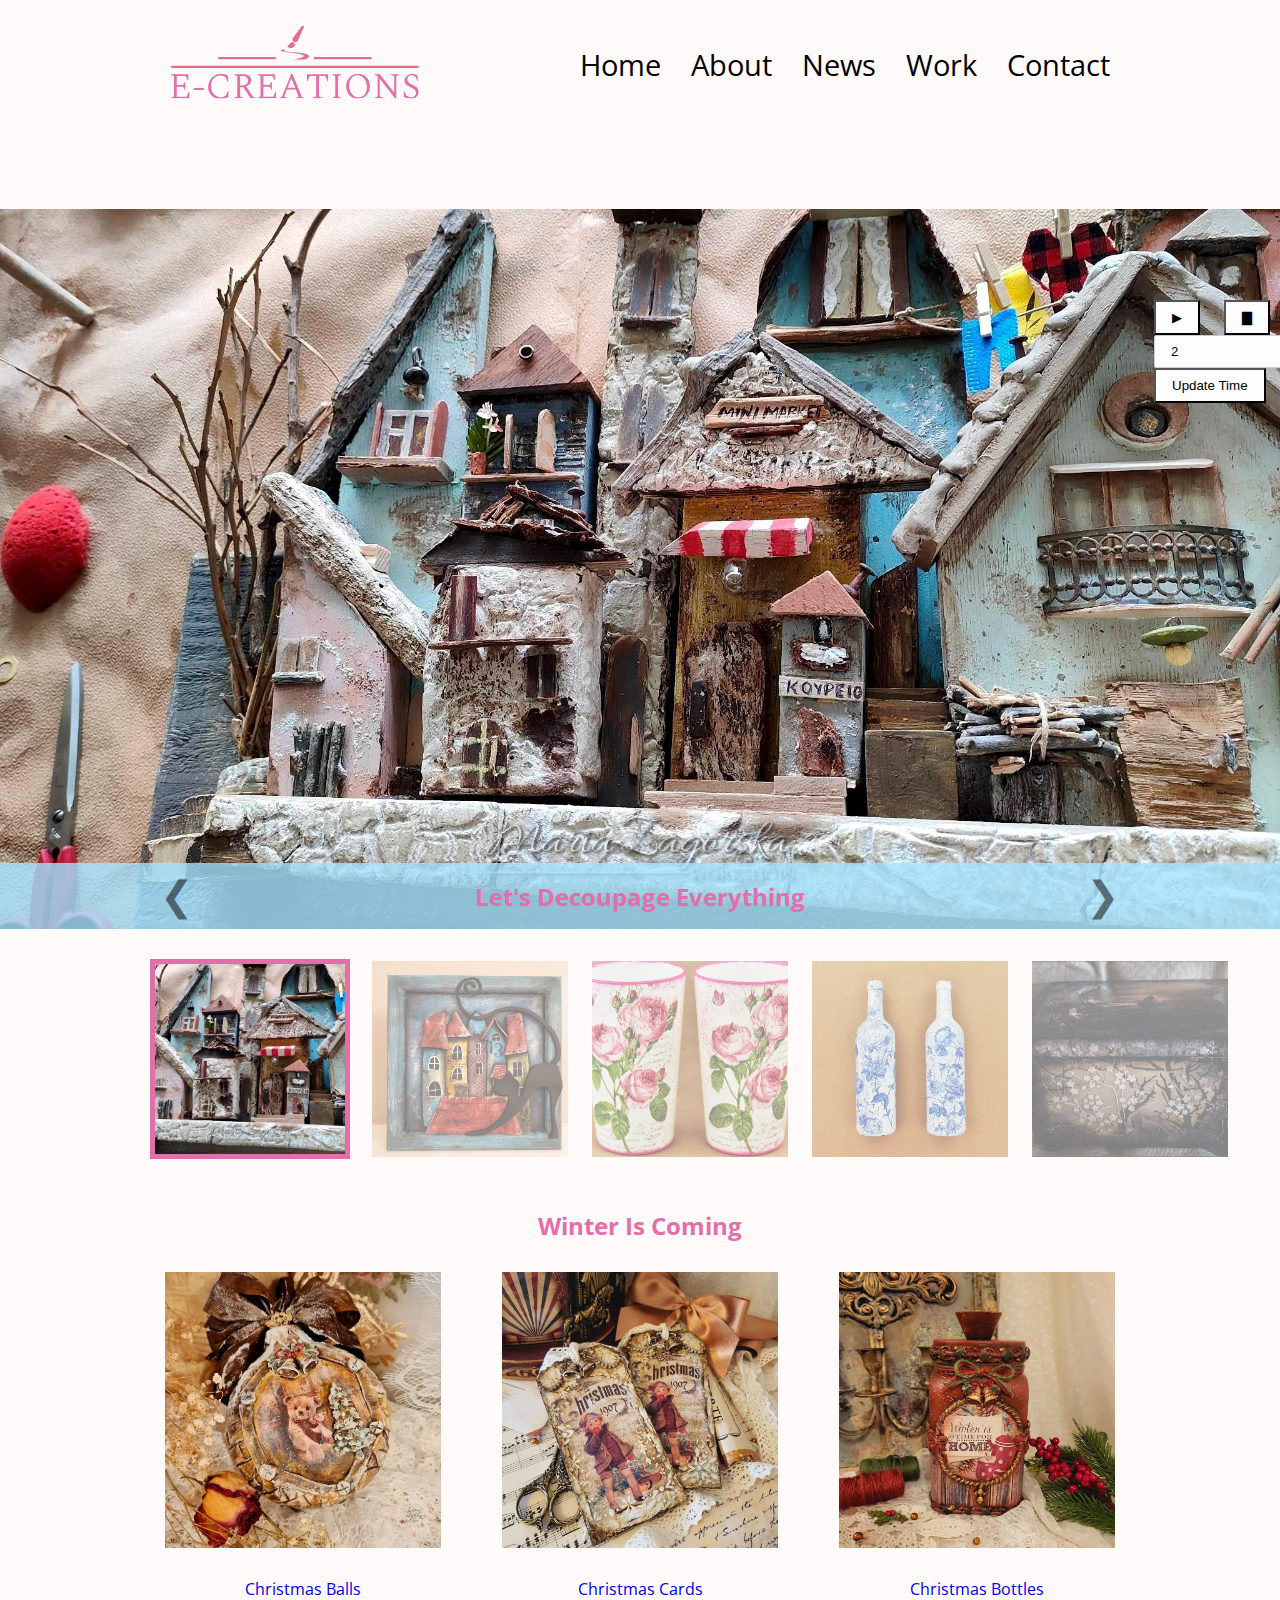
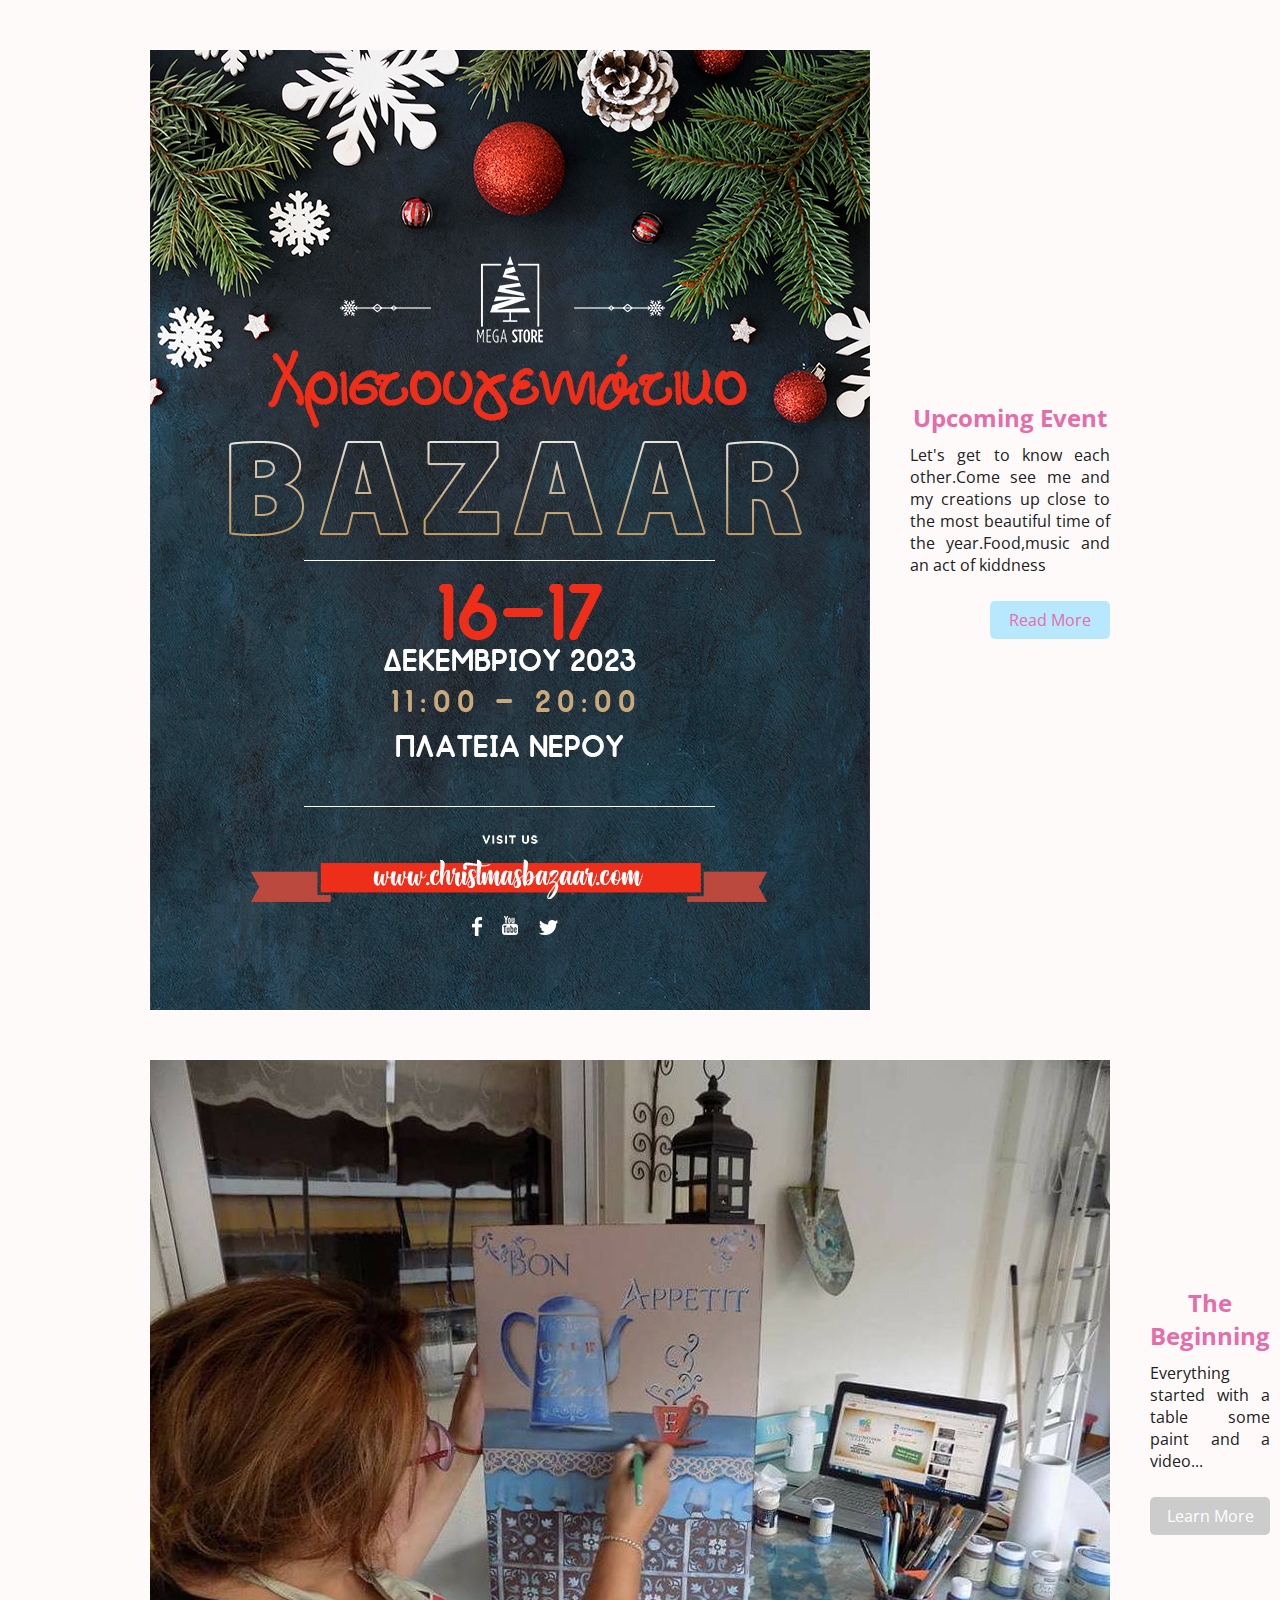
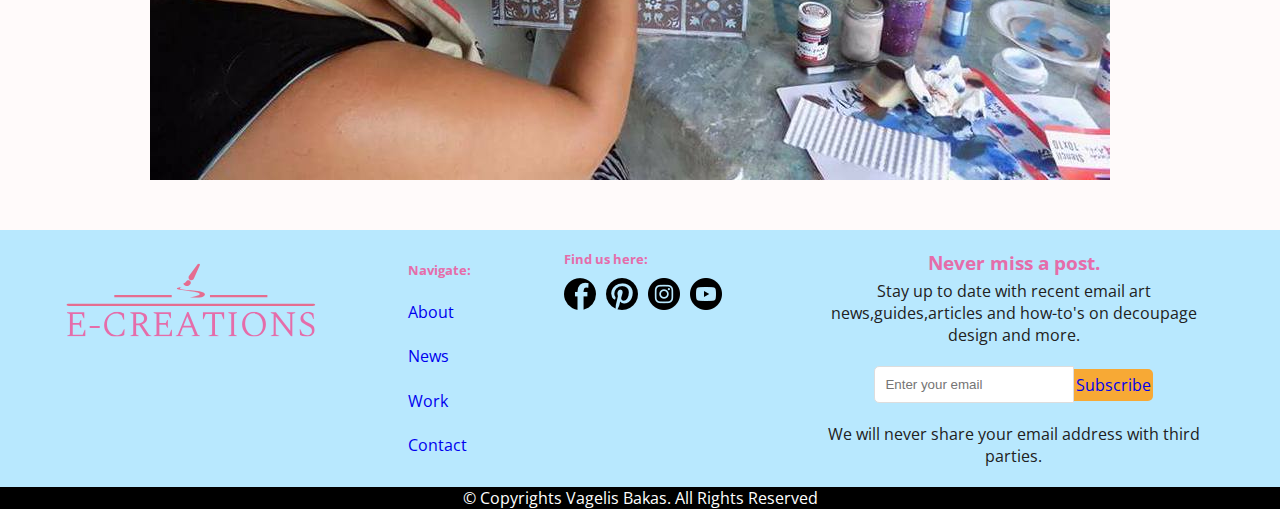
<file: index.html>
<!DOCTYPE html>
<html lang="en">
  <head>
    <meta charset="UTF-8" />
    <meta http-equiv="X-UA-Compatible" content="IE=edge" />
    <meta name="viewport" content="width=device-width, initial-scale=1.0" />
    <link rel="stylesheet" href="lightbox.css" />
    <link rel="stylesheet" href="style.css" />
    <link
      href="https://fonts.googleapis.com/css?family=Open Sans"
      rel="stylesheet"
    />
    <link
      rel="stylesheet"
      href="https://cdnjs.cloudflare.com/ajax/libs/font-awesome/6.0.0-beta2/css/all.min.css"
      integrity="sha512-YWzhKL2whUzgiheMoBFwW8CKV4qpHQAEuvilg9FAn5VJUDwKZZxkJNuGM4XkWuk94WCrrwslk8yWNGmY1EduTA=="
      crossorigin="anonymous"
      referrerpolicy="no-referrer"
    />
    <script defer src="slideshow.js"></script>
    <script defer src="jason.js"></script>
    <link rel="icon" type="image/x-icon" href="./img/logo/fav/fv.png" />
    <title>Home</title>
  </head>
  <body>
    <!-- Navbar -->
    <nav>
        <ul class="nav-bar">
          <li class="logo">
            <a href="index.html"
              ><div class="svg">
                <svg
                id="my-svg"
                  width="250"
                  height="100"
                  viewBox="0 0 1000 292"
                  fill="none"
                  xmlns="http://www.w3.org/2000/svg"
                >
                  <g id="logo-no-background 1" clip-path="url(#clip0_1_2)">
                    <g id="Group">
                      <g id="Frame" clip-path="url(#clip1_1_2)">
                        <g id="tight-bounds">
                          <g id="Frame_2" clip-path="url(#clip2_1_2)">
                            <g id="Group_2">
                              <g id="Frame_3" clip-path="url(#clip3_1_2)">
                                <g id="BottomLine">
                                  <path
                                    id="o-0"
                                    d="M987.247 160.984H11.5404C6.04177 160.984 1.58423 162.992 1.58423 165.47C1.58423 167.948 6.04177 169.956 11.5404 169.956H987.247C992.746 169.956 997.204 167.948 997.204 165.47C997.204 162.992 992.746 160.984 987.247 160.984Z"
                                    fill="#E56D90"
                                  />
                                </g>
                                <g id="E-Creations">
                                  <g id="Frame_4" clip-path="url(#clip4_1_2)">
                                    <g id="Group_4">
                                      <g
                                        id="Frame_5"
                                        clip-path="url(#clip5_1_2)"
                                      >
                                        <g id="Group_5">
                                          <g
                                            id="Frame_6"
                                            clip-path="url(#clip6_1_2)"
                                          >
                                            <g id="Group_6">
                                              <g
                                                id="Frame_7"
                                                clip-path="url(#clip7_1_2)"
                                              >
                                                <path
                                                  id="text-0"
                                                  d="M77.2454 291.471H4.09033V288.545L15.6488 284.156V202.222L4.09033 197.833V194.907H73.1487V219.487H70.6614L62.7607 201.783H27.061V238.214H52.6653L58.5177 226.071H61.005V256.942H58.5177L52.6653 245.091H27.061V284.595H66.8574L74.7581 265.428H77.2454V291.471ZM135.038 258.113H94.8026V249.627H135.038V258.113ZM200.409 292.934C190.772 292.934 182.364 290.886 175.185 286.789C168.026 282.693 162.466 277.084 158.506 269.964C154.565 262.843 152.595 254.796 152.595 245.822C152.595 238.702 153.912 231.972 156.545 225.632C159.179 219.292 162.808 213.703 167.431 208.865C172.074 204.046 177.419 200.271 183.467 197.54C189.514 194.809 195.952 193.443 202.78 193.443C207.539 193.443 211.607 193.756 214.982 194.38C218.357 195.024 221.38 195.882 224.053 196.955C226.745 198.028 229.457 199.198 232.188 200.466L232.773 224.9H229.993L222.356 207.489C218.571 204.856 215.157 202.876 212.114 201.549C209.11 200.242 205.754 199.588 202.048 199.588C194.615 199.588 188.051 201.393 182.355 205.002C176.658 208.611 172.152 213.537 168.836 219.779C165.519 226.022 163.861 233.045 163.861 240.848C163.861 250.212 165.519 258.337 168.836 265.223C172.152 272.09 176.609 277.377 182.208 281.083C187.827 284.79 194.137 286.643 201.141 286.643C206.135 286.643 210.388 285.96 213.899 284.595C217.411 283.229 220.532 281.62 223.263 279.766L231.749 263.087H234.382L232.919 285.765C230.091 287.228 227.184 288.496 224.199 289.569C221.234 290.642 217.869 291.471 214.104 292.056C210.339 292.642 205.774 292.934 200.409 292.934ZM291.414 291.471H257.324V288.545L269.029 284.156V202.222L257.324 197.833V194.907H291.414C301.656 194.907 309.732 197.023 315.643 201.256C321.535 205.509 324.48 211.342 324.48 218.755C324.48 224.412 322.608 229.358 318.862 233.591C315.097 237.844 310.191 240.994 304.143 243.043L332.088 284.741L341.745 288.545V291.471H322.432L293.755 246.554H280.441V284.009L291.414 288.545V291.471ZM289.951 201.783H280.441V239.677H290.829C296.974 239.677 302.075 237.873 306.133 234.264C310.171 230.655 312.19 226.119 312.19 220.657C312.19 214.805 310.191 210.191 306.191 206.816C302.192 203.461 296.779 201.783 289.951 201.783ZM423.679 291.471H350.523V288.545L362.082 284.156V202.222L350.523 197.833V194.907H419.582V219.487H417.095L409.194 201.783H373.494V238.214H399.098L404.951 226.071H407.438V256.942H404.951L399.098 245.091H373.494V284.595H413.291L421.191 265.428H423.679V291.471ZM468.596 291.471H438.748V288.545L447.527 284.887L484.836 194.175H489.957L527.12 284.741L536.337 288.545V291.471H502.247V288.545L514.83 284.741L503.418 256.21H467.279L456.013 284.887L468.596 288.545V291.471ZM485.275 211.001L470.059 249.334H500.638L485.275 211.001ZM610.517 291.471H569.842V288.545L584.473 284.156V201.783H558.723L550.383 223.291H547.75V194.907H632.609V223.291H629.976L621.636 201.783H595.886V284.156L610.517 288.545V291.471ZM683.935 291.471H649.406V288.545L660.964 284.156V202.222L649.406 197.833V194.907H683.935V197.833L672.377 202.222V284.156L683.935 288.545V291.471ZM751.969 292.934C745.141 292.934 738.831 291.686 733.037 289.189C727.223 286.711 722.2 283.249 717.967 278.801C713.714 274.372 710.398 269.135 708.018 263.087C705.618 257.04 704.418 250.407 704.418 243.189C704.418 235.971 705.618 229.338 708.018 223.291C710.398 217.243 713.714 211.996 717.967 207.548C722.2 203.119 727.223 199.657 733.037 197.16C738.831 194.682 745.141 193.443 751.969 193.443C758.797 193.443 765.118 194.682 770.931 197.16C776.725 199.657 781.768 203.119 786.06 207.548C790.351 211.996 793.697 217.243 796.096 223.291C798.476 229.338 799.666 235.971 799.666 243.189C799.666 250.407 798.476 257.04 796.096 263.087C793.697 269.135 790.351 274.372 786.06 278.801C781.768 283.249 776.725 286.711 770.931 289.189C765.118 291.686 758.797 292.934 751.969 292.934ZM755.042 286.789C761.479 286.789 767.137 285.18 772.014 281.961C776.891 278.742 780.695 274.207 783.426 268.354C786.157 262.502 787.523 255.625 787.523 247.724C787.523 237.97 785.816 229.484 782.402 222.267C778.988 215.049 774.403 209.44 768.649 205.441C762.894 201.442 756.505 199.442 749.482 199.442C743.044 199.442 737.338 201.022 732.364 204.183C727.389 207.362 723.517 211.879 720.747 217.731C717.957 223.583 716.562 230.46 716.562 238.361C716.562 248.115 718.269 256.62 721.683 263.877C725.097 271.154 729.711 276.791 735.524 280.791C741.318 284.79 747.824 286.789 755.042 286.789ZM853.07 291.471H818.979V288.545L830.538 284.156V202.368L819.126 197.833V194.907H839.609L896.963 269.378V202.076L883.209 197.833V194.907H916.861V197.833L905.302 202.222V292.203H900.767L839.024 212.464V284.009L853.07 288.545V291.471ZM963.973 292.934C958.12 292.934 953.146 292.369 949.049 291.237C944.952 290.125 940.661 288.447 936.174 286.204L934.711 262.794H937.198L944.806 279.62C948.317 282.351 951.683 284.273 954.901 285.385C958.12 286.516 961.388 287.082 964.704 287.082C970.752 287.082 975.434 285.473 978.75 282.254C982.066 279.035 983.724 274.597 983.724 268.939C983.724 264.55 982.7 261.087 980.652 258.551C978.604 256.015 975.697 253.772 971.932 251.821C968.186 249.87 963.778 247.627 958.706 245.091C954.219 242.847 950.463 240.604 947.44 238.361C944.416 236.117 942.094 233.532 940.475 230.606C938.876 227.68 938.076 224.022 938.076 219.633C938.076 216.414 938.856 213.244 940.417 210.123C941.977 207.002 944.094 204.192 946.767 201.695C949.459 199.218 952.482 197.218 955.838 195.697C959.213 194.194 962.705 193.443 966.314 193.443C970.8 193.443 974.868 193.98 978.516 195.053C982.183 196.126 985.968 197.638 989.87 199.588L991.333 222.413H988.845L982.408 206.319C979.384 203.783 976.624 201.998 974.127 200.964C971.649 199.949 968.801 199.442 965.582 199.442C960.51 199.442 956.511 200.974 953.585 204.036C950.658 207.119 949.195 210.952 949.195 215.536C949.195 218.95 949.898 221.847 951.302 224.227C952.726 226.627 954.901 228.821 957.828 230.811C960.754 232.82 964.46 234.898 968.947 237.044C974.8 239.873 979.628 242.555 983.432 245.091C987.236 247.627 990.065 250.524 991.918 253.782C993.771 257.059 994.698 261.185 994.698 266.16C994.698 270.354 993.771 274.109 991.918 277.425C990.065 280.742 987.626 283.541 984.602 285.824C981.579 288.126 978.262 289.881 974.653 291.091C971.044 292.32 967.484 292.934 963.973 292.934Z"
                                                  fill="#E56DAA"
                                                />
                                              </g>
                                            </g>
                                          </g>
                                        </g>
                                      </g>
                                    </g>
                                  </g>
                                </g>
                                <g id="Group_7">
                                  <g id="Frame_8" clip-path="url(#clip8_1_2)">
                                    <g id="Brush">
                                      <g
                                        id="icon-0"
                                        clip-path="url(#clip9_1_2)"
                                      >
                                        <g id="Group_8">
                                          <g id="Group_9">
                                            <path
                                              id="Vector"
                                              d="M494.74 136.164C633.068 108.606 366.081 109.902 465.845 93.3185C461.795 94.4852 454.15 96.3819 455.997 99.8078C461.59 110.184 567.811 102.907 554.724 126.746C549.98 135.387 531.898 139.926 494.74 136.164Z"
                                              fill="#E56D90"
                                            />
                                            <g id="Group_10">
                                              <g id="Group_11">
                                                <path
                                                  id="Vector_2"
                                                  d="M494.253 68.2879C489.481 65.5339 483.379 67.1679 480.625 71.9394C478.072 76.3596 473.739 79.1071 469.055 79.8017C470.344 83.0536 472.695 85.9123 475.958 87.7977C483.642 92.234 493.468 89.6009 497.904 81.9175C500.658 77.1444 499.024 71.0418 494.253 68.2879ZM527.228 1.93322L492.437 49.2083C488.486 54.5777 490.079 62.1885 495.851 65.521C501.624 68.8535 509.012 66.4283 511.687 60.3225L535.234 6.55486C537.459 1.47235 530.517 -2.53533 527.228 1.93322Z"
                                                  fill="#E56D90"
                                                />
                                              </g>
                                            </g>
                                          </g>
                                        </g>
                                      </g>
                                    </g>
                                  </g>
                                </g>
                                <g id="UpperLine">
                                  <path
                                    id="Vector_3"
                                    d="M805.51 126.02H575.878V134.992H805.51V126.02Z"
                                    fill="#E56D90"
                                  />
                                  <path
                                    id="Vector_4"
                                    d="M422.91 126.02H193.278V134.992H422.91V126.02Z"
                                    fill="#E56D90"
                                  />
                                </g>
                              </g>
                            </g>
                          </g>
                        </g>
                      </g>
                    </g>
                  </g>
                  <defs>
                    <clipPath id="clip0_1_2">
                      <rect width="1000" height="292" fill="white" />
                    </clipPath>
                    <clipPath id="clip1_1_2">
                      <rect
                        width="1000"
                        height="292"
                        fill="white"
                        transform="translate(-0.606079 0.467163)"
                      />
                    </clipPath>
                    <clipPath id="clip2_1_2">
                      <rect
                        width="995.619"
                        height="292.934"
                        fill="white"
                        transform="translate(1.58423 -1.52588e-05)"
                      />
                    </clipPath>
                    <clipPath id="clip3_1_2">
                      <rect
                        width="995.619"
                        height="292.934"
                        fill="white"
                        transform="translate(1.58423 -1.52588e-05)"
                      />
                    </clipPath>
                    <clipPath id="clip4_1_2">
                      <rect
                        width="990.666"
                        height="99.4909"
                        fill="white"
                        transform="translate(4.06091 193.443)"
                      />
                    </clipPath>
                    <clipPath id="clip5_1_2">
                      <rect
                        width="990.666"
                        height="99.4909"
                        fill="white"
                        transform="translate(4.06091 193.443)"
                      />
                    </clipPath>
                    <clipPath id="clip6_1_2">
                      <rect
                        width="990.666"
                        height="99.4909"
                        fill="white"
                        transform="translate(4.06091 193.443)"
                      />
                    </clipPath>
                    <clipPath id="clip7_1_2">
                      <rect
                        width="990.666"
                        height="99.4909"
                        fill="white"
                        transform="translate(4.06091 193.443)"
                      />
                    </clipPath>
                    <clipPath id="clip8_1_2">
                      <rect
                        width="152.968"
                        height="137.496"
                        fill="white"
                        transform="translate(422.91 -1.52588e-05)"
                      />
                    </clipPath>
                    <clipPath id="clip9_1_2">
                      <rect
                        width="112.892"
                        height="137.496"
                        fill="white"
                        transform="translate(442.948 -1.52588e-05)"
                      />
                    </clipPath>
                  </defs>
                </svg></div
            ></a>
          </li>
          <input type="checkbox" id="check" />
          <span class="menu">
            <li><a href="index.html">Home</a></li>
            <li><a href="about.html">About</a></li>
            <li><a href="news.html">News</a></li>
            <li><a href="work.html">Work</a></li>
            <li><a href="contact.html">Contact</a></li>
            <label for="check" class="close-menu"
              ><i class="fas fa-times"></i
            ></label>
          </span>
          <label for="check" class="open-menu"
            ><i class="fas fa-bars"></i
          ></label>
        </ul>
      </nav>
    <!-- Slideshow -->
    <section id="slideshow">
      <div id="image-gallery">
        <img src="img/main/01.jpg" alt="Image 1" />
        <img src="img/main/02.jpg" alt="Image 2" />
        <img src="img/main/03.jpg" alt="Image 3" />
        <img src="img/main/04.jpg" alt="Image 4" />
        <img src="img/main/05.jpg" alt="Image 5" />
        <div id="caption">
          <button id="prev" onclick="prevSlide()">&#10094;</button>
          <div class="capdes">
            <h1>Let's Decoupage Everything</h1>
          </div>
          <button id="next" onclick="nextSlide()">&#10095;</button>
        </div>
      </div>
      <!-- Thumbnails -->
      <div id="thumbnail-gallery">
        <img
          src="img/main/01.jpg"
          onclick="changeImage(0)"
          alt="Thumbnail 1"
        />
        <img
          src="img/main/02.jpg"
          onclick="changeImage(1)"
          alt="Thumbnail 2"
        />
        <img
          src="img/main/03.jpg"
          onclick="changeImage(2)"
          alt="Thumbnail 3"
        />
        <img
          src="img/main/04.jpg"
          onclick="changeImage(3)"
          alt="Thumbnail 4"
        />
        <img
          src="img/main/05.jpg"
          onclick="changeImage(4)"
          alt="Thumbnail 5"
        />
      </div>
      <!-- Control Buttons Slideshow -->
      <div id="buttons">
        <button id="play" onclick="playSlideshow()">&#9654;</button>
        <button id="stop" onclick="stopSlideshow()">&#9607;</button>
        <input type="number" id="time-input" min="1" max="10" value="2" />
        <button id="update-time">Update Time</button>
      </div>
    </section>
    <!-- Promo Main -->
    <section id="promomain">
      <div class="promoc">
        <h2>Winter Is Coming</h2>
        <div class="promom">
          <div class="promo">
            <img src="img/main/image1.jpg" />
            <a href="my work.html">Christmas Balls</a>
          </div>
          <div class="promo">
            <img src="img/main/image2.jpg" />
            <a href="my work.html">Christmas Cards</a>
          </div>
          <div class="promo">
            <img src="img/main/image3.jpg" />
            <a href="my work.html">Christmas Bottles</a>
          </div>
        </div>
      </div>
    </section>
    <!-- Event Main -->
    <section id="eventmain">
      <div class="eventm">
          <img src="img/main/eventP.jpg" alt="" width="720" height="960"/>
        <div class="eventmdes">
          <h2>Upcoming Event</h2>
          <p>
            Let's get to know each other.Come see me and my creations up close to the most beautiful time of the year.Food,music and an act of kiddness 
          </p>
          <div class="eventmb">
            <a href="news.html" class="button">Read More</a>
          </div>
        </div>
      </div>
    </section>
    <!-- About Main -->
    <section id="aboutmain">
      <div class="aboutm">
        <img src="img/main/aboutm.jpg" alt="Example Image" width="960" height="720" />
        <div class="aboutmdes">
          <h2>The Beginning</h2>
          <p>
            Everything started with a table some paint and a video...
          </p>
          <div class="aboutmb">
            <a href="about.html" class="button">Learn More</a>
          </div>
        </div>
      </div>
    </section>
    <!-- Footer-->
    <footer id="footer">
      <div class="flogo">
        <a href="index.html">
          <div class="svg">
            <svg
            id="my-svg"
              width="250"
              height="100"
              viewBox="0 0 1000 292"
              fill="none"
              xmlns="http://www.w3.org/2000/svg"
            >
              <g id="logo-no-background 1" clip-path="url(#clip0_1_2)">
                <g id="Group">
                  <g id="Frame" clip-path="url(#clip1_1_2)">
                    <g id="tight-bounds">
                      <g id="Frame_2" clip-path="url(#clip2_1_2)">
                        <g id="Group_2">
                          <g id="Frame_3" clip-path="url(#clip3_1_2)">
                            <g id="BottomLine">
                              <path
                                id="o-0"
                                d="M987.247 160.984H11.5404C6.04177 160.984 1.58423 162.992 1.58423 165.47C1.58423 167.948 6.04177 169.956 11.5404 169.956H987.247C992.746 169.956 997.204 167.948 997.204 165.47C997.204 162.992 992.746 160.984 987.247 160.984Z"
                                fill="#E56D90"
                              />
                            </g>
                            <g id="E-Creations">
                              <g id="Frame_4" clip-path="url(#clip4_1_2)">
                                <g id="Group_4">
                                  <g id="Frame_5" clip-path="url(#clip5_1_2)">
                                    <g id="Group_5">
                                      <g
                                        id="Frame_6"
                                        clip-path="url(#clip6_1_2)"
                                      >
                                        <g id="Group_6">
                                          <g
                                            id="Frame_7"
                                            clip-path="url(#clip7_1_2)"
                                          >
                                            <path
                                              id="text-0"
                                              d="M77.2454 291.471H4.09033V288.545L15.6488 284.156V202.222L4.09033 197.833V194.907H73.1487V219.487H70.6614L62.7607 201.783H27.061V238.214H52.6653L58.5177 226.071H61.005V256.942H58.5177L52.6653 245.091H27.061V284.595H66.8574L74.7581 265.428H77.2454V291.471ZM135.038 258.113H94.8026V249.627H135.038V258.113ZM200.409 292.934C190.772 292.934 182.364 290.886 175.185 286.789C168.026 282.693 162.466 277.084 158.506 269.964C154.565 262.843 152.595 254.796 152.595 245.822C152.595 238.702 153.912 231.972 156.545 225.632C159.179 219.292 162.808 213.703 167.431 208.865C172.074 204.046 177.419 200.271 183.467 197.54C189.514 194.809 195.952 193.443 202.78 193.443C207.539 193.443 211.607 193.756 214.982 194.38C218.357 195.024 221.38 195.882 224.053 196.955C226.745 198.028 229.457 199.198 232.188 200.466L232.773 224.9H229.993L222.356 207.489C218.571 204.856 215.157 202.876 212.114 201.549C209.11 200.242 205.754 199.588 202.048 199.588C194.615 199.588 188.051 201.393 182.355 205.002C176.658 208.611 172.152 213.537 168.836 219.779C165.519 226.022 163.861 233.045 163.861 240.848C163.861 250.212 165.519 258.337 168.836 265.223C172.152 272.09 176.609 277.377 182.208 281.083C187.827 284.79 194.137 286.643 201.141 286.643C206.135 286.643 210.388 285.96 213.899 284.595C217.411 283.229 220.532 281.62 223.263 279.766L231.749 263.087H234.382L232.919 285.765C230.091 287.228 227.184 288.496 224.199 289.569C221.234 290.642 217.869 291.471 214.104 292.056C210.339 292.642 205.774 292.934 200.409 292.934ZM291.414 291.471H257.324V288.545L269.029 284.156V202.222L257.324 197.833V194.907H291.414C301.656 194.907 309.732 197.023 315.643 201.256C321.535 205.509 324.48 211.342 324.48 218.755C324.48 224.412 322.608 229.358 318.862 233.591C315.097 237.844 310.191 240.994 304.143 243.043L332.088 284.741L341.745 288.545V291.471H322.432L293.755 246.554H280.441V284.009L291.414 288.545V291.471ZM289.951 201.783H280.441V239.677H290.829C296.974 239.677 302.075 237.873 306.133 234.264C310.171 230.655 312.19 226.119 312.19 220.657C312.19 214.805 310.191 210.191 306.191 206.816C302.192 203.461 296.779 201.783 289.951 201.783ZM423.679 291.471H350.523V288.545L362.082 284.156V202.222L350.523 197.833V194.907H419.582V219.487H417.095L409.194 201.783H373.494V238.214H399.098L404.951 226.071H407.438V256.942H404.951L399.098 245.091H373.494V284.595H413.291L421.191 265.428H423.679V291.471ZM468.596 291.471H438.748V288.545L447.527 284.887L484.836 194.175H489.957L527.12 284.741L536.337 288.545V291.471H502.247V288.545L514.83 284.741L503.418 256.21H467.279L456.013 284.887L468.596 288.545V291.471ZM485.275 211.001L470.059 249.334H500.638L485.275 211.001ZM610.517 291.471H569.842V288.545L584.473 284.156V201.783H558.723L550.383 223.291H547.75V194.907H632.609V223.291H629.976L621.636 201.783H595.886V284.156L610.517 288.545V291.471ZM683.935 291.471H649.406V288.545L660.964 284.156V202.222L649.406 197.833V194.907H683.935V197.833L672.377 202.222V284.156L683.935 288.545V291.471ZM751.969 292.934C745.141 292.934 738.831 291.686 733.037 289.189C727.223 286.711 722.2 283.249 717.967 278.801C713.714 274.372 710.398 269.135 708.018 263.087C705.618 257.04 704.418 250.407 704.418 243.189C704.418 235.971 705.618 229.338 708.018 223.291C710.398 217.243 713.714 211.996 717.967 207.548C722.2 203.119 727.223 199.657 733.037 197.16C738.831 194.682 745.141 193.443 751.969 193.443C758.797 193.443 765.118 194.682 770.931 197.16C776.725 199.657 781.768 203.119 786.06 207.548C790.351 211.996 793.697 217.243 796.096 223.291C798.476 229.338 799.666 235.971 799.666 243.189C799.666 250.407 798.476 257.04 796.096 263.087C793.697 269.135 790.351 274.372 786.06 278.801C781.768 283.249 776.725 286.711 770.931 289.189C765.118 291.686 758.797 292.934 751.969 292.934ZM755.042 286.789C761.479 286.789 767.137 285.18 772.014 281.961C776.891 278.742 780.695 274.207 783.426 268.354C786.157 262.502 787.523 255.625 787.523 247.724C787.523 237.97 785.816 229.484 782.402 222.267C778.988 215.049 774.403 209.44 768.649 205.441C762.894 201.442 756.505 199.442 749.482 199.442C743.044 199.442 737.338 201.022 732.364 204.183C727.389 207.362 723.517 211.879 720.747 217.731C717.957 223.583 716.562 230.46 716.562 238.361C716.562 248.115 718.269 256.62 721.683 263.877C725.097 271.154 729.711 276.791 735.524 280.791C741.318 284.79 747.824 286.789 755.042 286.789ZM853.07 291.471H818.979V288.545L830.538 284.156V202.368L819.126 197.833V194.907H839.609L896.963 269.378V202.076L883.209 197.833V194.907H916.861V197.833L905.302 202.222V292.203H900.767L839.024 212.464V284.009L853.07 288.545V291.471ZM963.973 292.934C958.12 292.934 953.146 292.369 949.049 291.237C944.952 290.125 940.661 288.447 936.174 286.204L934.711 262.794H937.198L944.806 279.62C948.317 282.351 951.683 284.273 954.901 285.385C958.12 286.516 961.388 287.082 964.704 287.082C970.752 287.082 975.434 285.473 978.75 282.254C982.066 279.035 983.724 274.597 983.724 268.939C983.724 264.55 982.7 261.087 980.652 258.551C978.604 256.015 975.697 253.772 971.932 251.821C968.186 249.87 963.778 247.627 958.706 245.091C954.219 242.847 950.463 240.604 947.44 238.361C944.416 236.117 942.094 233.532 940.475 230.606C938.876 227.68 938.076 224.022 938.076 219.633C938.076 216.414 938.856 213.244 940.417 210.123C941.977 207.002 944.094 204.192 946.767 201.695C949.459 199.218 952.482 197.218 955.838 195.697C959.213 194.194 962.705 193.443 966.314 193.443C970.8 193.443 974.868 193.98 978.516 195.053C982.183 196.126 985.968 197.638 989.87 199.588L991.333 222.413H988.845L982.408 206.319C979.384 203.783 976.624 201.998 974.127 200.964C971.649 199.949 968.801 199.442 965.582 199.442C960.51 199.442 956.511 200.974 953.585 204.036C950.658 207.119 949.195 210.952 949.195 215.536C949.195 218.95 949.898 221.847 951.302 224.227C952.726 226.627 954.901 228.821 957.828 230.811C960.754 232.82 964.46 234.898 968.947 237.044C974.8 239.873 979.628 242.555 983.432 245.091C987.236 247.627 990.065 250.524 991.918 253.782C993.771 257.059 994.698 261.185 994.698 266.16C994.698 270.354 993.771 274.109 991.918 277.425C990.065 280.742 987.626 283.541 984.602 285.824C981.579 288.126 978.262 289.881 974.653 291.091C971.044 292.32 967.484 292.934 963.973 292.934Z"
                                              fill="#E56DAA"
                                            />
                                          </g>
                                        </g>
                                      </g>
                                    </g>
                                  </g>
                                </g>
                              </g>
                            </g>
                            <g id="Group_7">
                              <g id="Frame_8" clip-path="url(#clip8_1_2)">
                                <g id="Brush">
                                  <g id="icon-0" clip-path="url(#clip9_1_2)">
                                    <g id="Group_8">
                                      <g id="Group_9">
                                        <path
                                          id="Vector"
                                          d="M494.74 136.164C633.068 108.606 366.081 109.902 465.845 93.3185C461.795 94.4852 454.15 96.3819 455.997 99.8078C461.59 110.184 567.811 102.907 554.724 126.746C549.98 135.387 531.898 139.926 494.74 136.164Z"
                                          fill="#E56D90"
                                        />
                                        <g id="Group_10">
                                          <g id="Group_11">
                                            <path
                                              id="Vector_2"
                                              d="M494.253 68.2879C489.481 65.5339 483.379 67.1679 480.625 71.9394C478.072 76.3596 473.739 79.1071 469.055 79.8017C470.344 83.0536 472.695 85.9123 475.958 87.7977C483.642 92.234 493.468 89.6009 497.904 81.9175C500.658 77.1444 499.024 71.0418 494.253 68.2879ZM527.228 1.93322L492.437 49.2083C488.486 54.5777 490.079 62.1885 495.851 65.521C501.624 68.8535 509.012 66.4283 511.687 60.3225L535.234 6.55486C537.459 1.47235 530.517 -2.53533 527.228 1.93322Z"
                                              fill="#E56D90"
                                            />
                                          </g>
                                        </g>
                                      </g>
                                    </g>
                                  </g>
                                </g>
                              </g>
                            </g>
                            <g id="UpperLine">
                              <path
                                id="Vector_3"
                                d="M805.51 126.02H575.878V134.992H805.51V126.02Z"
                                fill="#E56D90"
                              />
                              <path
                                id="Vector_4"
                                d="M422.91 126.02H193.278V134.992H422.91V126.02Z"
                                fill="#E56D90"
                              />
                            </g>
                          </g>
                        </g>
                      </g>
                    </g>
                  </g>
                </g>
              </g>
              <defs>
                <clipPath id="clip0_1_2">
                  <rect width="1000" height="292" fill="white" />
                </clipPath>
                <clipPath id="clip1_1_2">
                  <rect
                    width="1000"
                    height="292"
                    fill="white"
                    transform="translate(-0.606079 0.467163)"
                  />
                </clipPath>
                <clipPath id="clip2_1_2">
                  <rect
                    width="995.619"
                    height="292.934"
                    fill="white"
                    transform="translate(1.58423 -1.52588e-05)"
                  />
                </clipPath>
                <clipPath id="clip3_1_2">
                  <rect
                    width="995.619"
                    height="292.934"
                    fill="white"
                    transform="translate(1.58423 -1.52588e-05)"
                  />
                </clipPath>
                <clipPath id="clip4_1_2">
                  <rect
                    width="990.666"
                    height="99.4909"
                    fill="white"
                    transform="translate(4.06091 193.443)"
                  />
                </clipPath>
                <clipPath id="clip5_1_2">
                  <rect
                    width="990.666"
                    height="99.4909"
                    fill="white"
                    transform="translate(4.06091 193.443)"
                  />
                </clipPath>
                <clipPath id="clip6_1_2">
                  <rect
                    width="990.666"
                    height="99.4909"
                    fill="white"
                    transform="translate(4.06091 193.443)"
                  />
                </clipPath>
                <clipPath id="clip7_1_2">
                  <rect
                    width="990.666"
                    height="99.4909"
                    fill="white"
                    transform="translate(4.06091 193.443)"
                  />
                </clipPath>
                <clipPath id="clip8_1_2">
                  <rect
                    width="152.968"
                    height="137.496"
                    fill="white"
                    transform="translate(422.91 -1.52588e-05)"
                  />
                </clipPath>
                <clipPath id="clip9_1_2">
                  <rect
                    width="112.892"
                    height="137.496"
                    fill="white"
                    transform="translate(442.948 -1.52588e-05)"
                  />
                </clipPath>
              </defs>
            </svg>
          </div>
        </a>
        <div class="fsocial2">
          <h5>Find us here:</h5>
          <div class="sicons2">
            <img src="img/social/f 32.png" />
            <img src="img/social/p 32.png" />
            <img src="img/social/ig 32.png" />
            <img src="img/social/y 32.png" />
          </div>
        </div>
      </div>
      <div class="fmenu">
        <h5>Navigate:</h5>
          <a href="about.html">About</a>
          <a href="news.html">News</a>
          <a href="work.html">Work</a>
          <a href="contact.html">Contact</a>
        </ul>
      </div>
      <div class="fsocial">
        <h5>Find us here:</h5>
        <div class="sicons">
          <img src="img/social/f 32.png" />
          <img src="img/social/p 32.png" />
          <img src="img/social/ig 32.png" />
          <img src="img/social/y 32.png" />
        </div>
      </div>
      <div class="newsletter">
        <div class="newsl1">
          <h3>Never miss a post.</h3>
          <p>
            Stay up to date with recent email art news,guides,articles and
            how-to's on decoupage design and more.
          </p>
        </div>
        <div class="newsl2">
          <input type="email" placeholder="Enter your email" />
          <a href="#">Subscribe</a>
        </div>
        <div class="newsl3">
          <p>We will never share your email address with third parties.</p>
        </div>
      </div>
    </footer>
    <!--Copyright-Jason-->
    <div class="copyj">
      <p id="copyj"></p>
    </div>
  </body>
</html>
</file>
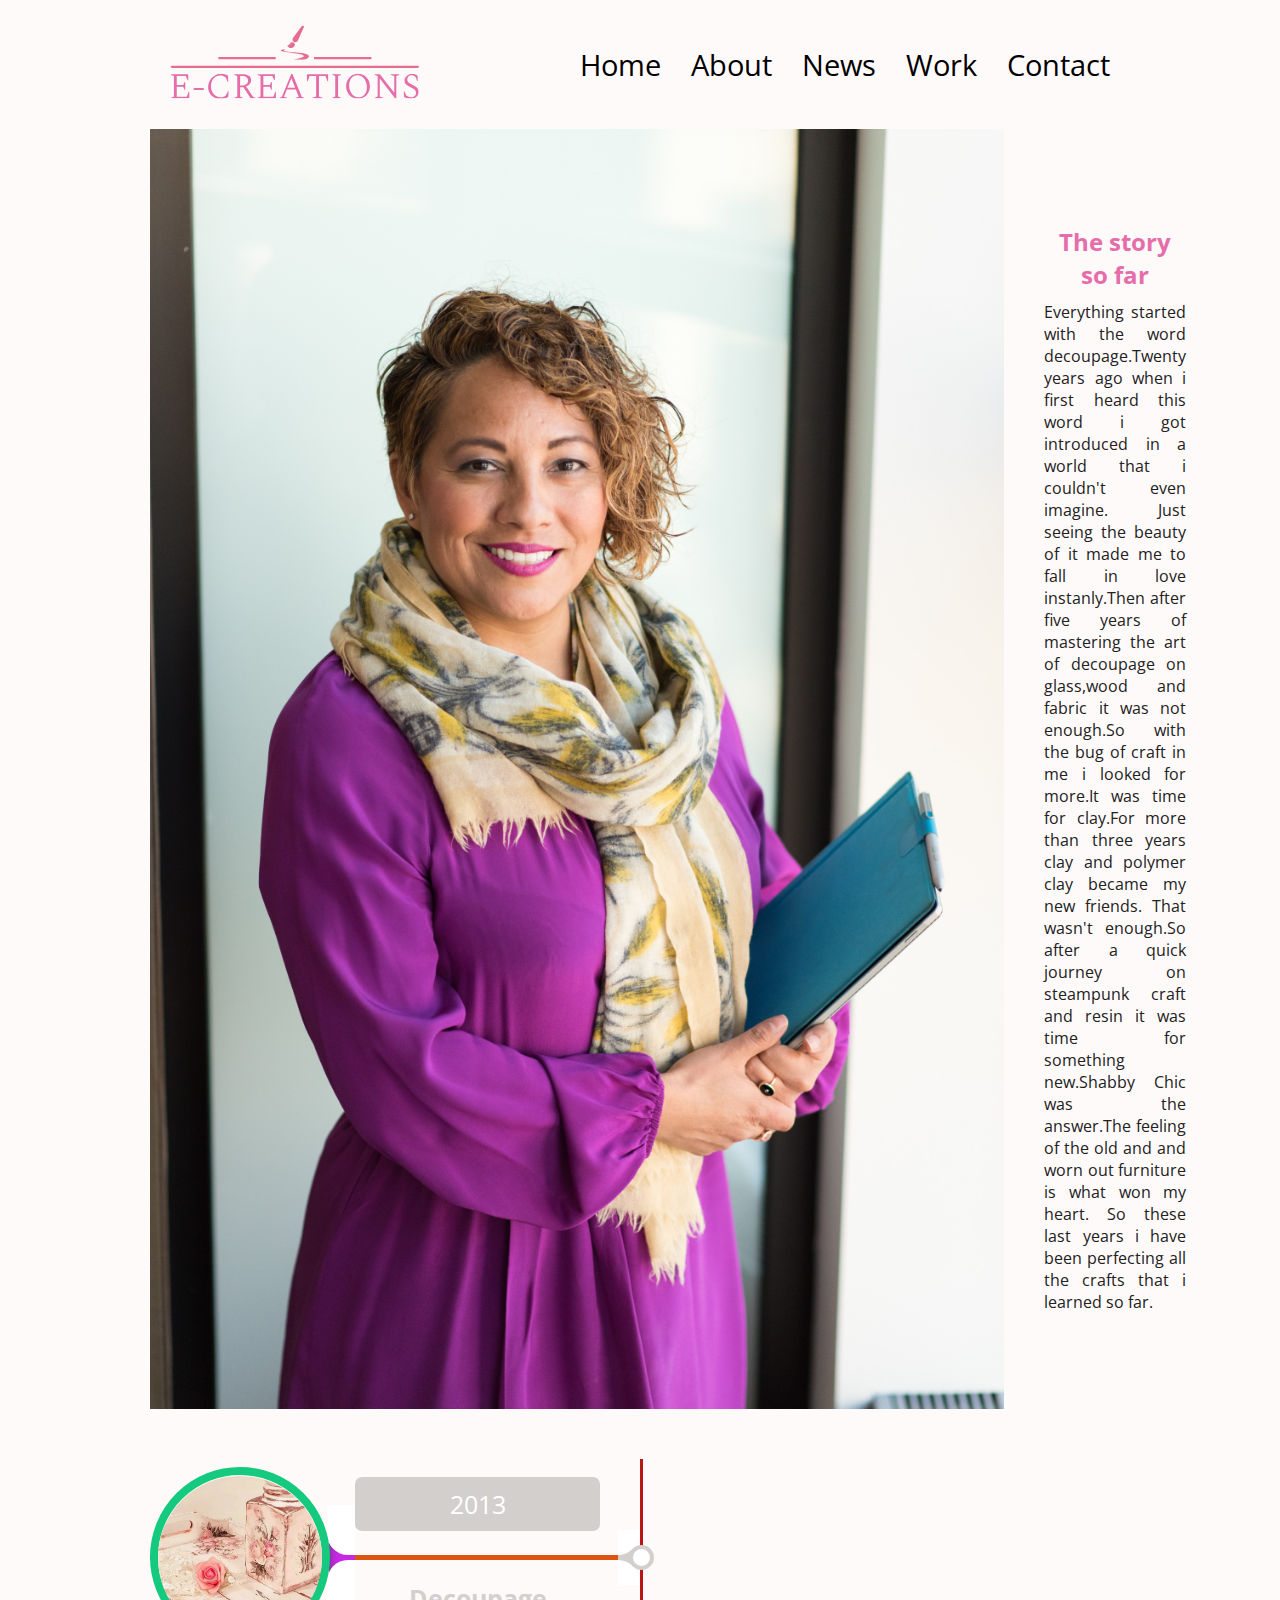
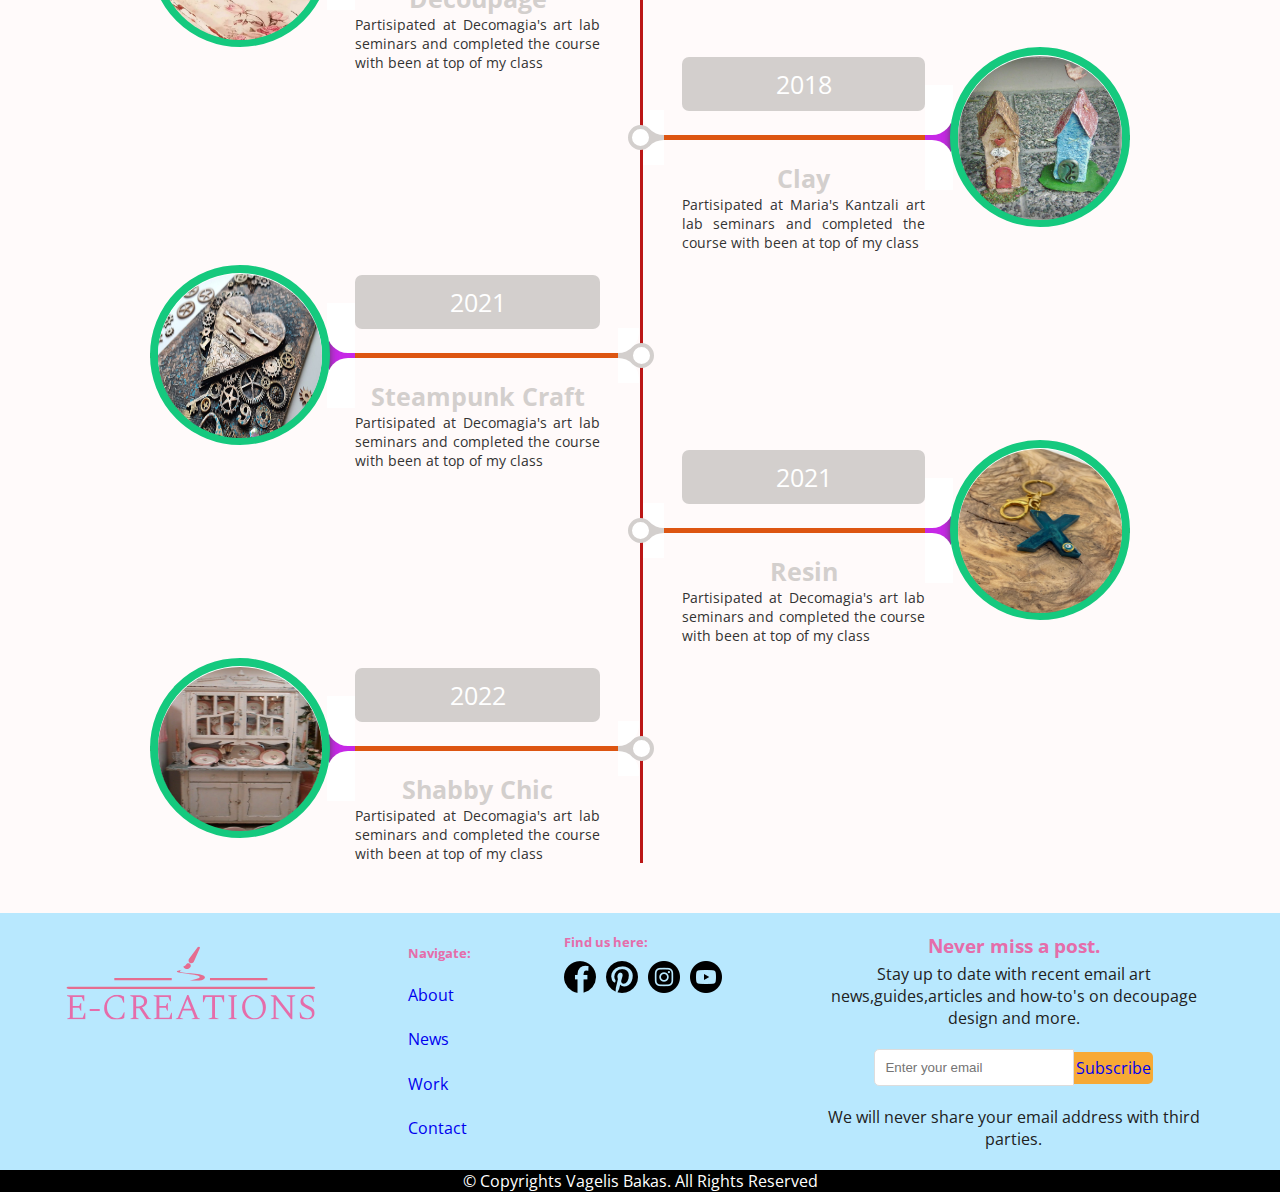
<file: about.html>
<!DOCTYPE html>
<html lang="en">
  <head>
    <meta charset="UTF-8" />
    <meta http-equiv="X-UA-Compatible" content="IE=edge" />
    <meta name="viewport" content="width=device-width, initial-scale=1.0" />
    <link rel="stylesheet" href="lightbox.css" />
    <link rel="stylesheet" href="style.css" />
    <link
      href="https://fonts.googleapis.com/css?family=Open Sans"
      rel="stylesheet"
    />
    <link
      rel="stylesheet"
      href="https://cdnjs.cloudflare.com/ajax/libs/font-awesome/6.0.0-beta2/css/all.min.css"
      integrity="sha512-YWzhKL2whUzgiheMoBFwW8CKV4qpHQAEuvilg9FAn5VJUDwKZZxkJNuGM4XkWuk94WCrrwslk8yWNGmY1EduTA=="
      crossorigin="anonymous"
      referrerpolicy="no-referrer"
    />
    <script defer src="jason.js"></script>
    <link rel="icon" type="image/x-icon" href="./img/logo/fav/fv.png" />
    <title>Home</title>
  </head>
  <body>
    <!-- Navbar -->
    <nav>
      <ul class="nav-bar">
        <li class="logo">
          <a href="index.html"
            ><div class="svg">
              <svg
              id="my-svg"
                width="250"
                height="100"
                viewBox="0 0 1000 292"
                fill="none"
                xmlns="http://www.w3.org/2000/svg"
              >
                <g id="logo-no-background 1" clip-path="url(#clip0_1_2)">
                  <g id="Group">
                    <g id="Frame" clip-path="url(#clip1_1_2)">
                      <g id="tight-bounds">
                        <g id="Frame_2" clip-path="url(#clip2_1_2)">
                          <g id="Group_2">
                            <g id="Frame_3" clip-path="url(#clip3_1_2)">
                              <g id="BottomLine">
                                <path
                                  id="o-0"
                                  d="M987.247 160.984H11.5404C6.04177 160.984 1.58423 162.992 1.58423 165.47C1.58423 167.948 6.04177 169.956 11.5404 169.956H987.247C992.746 169.956 997.204 167.948 997.204 165.47C997.204 162.992 992.746 160.984 987.247 160.984Z"
                                  fill="#E56D90"
                                />
                              </g>
                              <g id="E-Creations">
                                <g id="Frame_4" clip-path="url(#clip4_1_2)">
                                  <g id="Group_4">
                                    <g id="Frame_5" clip-path="url(#clip5_1_2)">
                                      <g id="Group_5">
                                        <g
                                          id="Frame_6"
                                          clip-path="url(#clip6_1_2)"
                                        >
                                          <g id="Group_6">
                                            <g
                                              id="Frame_7"
                                              clip-path="url(#clip7_1_2)"
                                            >
                                              <path
                                                id="text-0"
                                                d="M77.2454 291.471H4.09033V288.545L15.6488 284.156V202.222L4.09033 197.833V194.907H73.1487V219.487H70.6614L62.7607 201.783H27.061V238.214H52.6653L58.5177 226.071H61.005V256.942H58.5177L52.6653 245.091H27.061V284.595H66.8574L74.7581 265.428H77.2454V291.471ZM135.038 258.113H94.8026V249.627H135.038V258.113ZM200.409 292.934C190.772 292.934 182.364 290.886 175.185 286.789C168.026 282.693 162.466 277.084 158.506 269.964C154.565 262.843 152.595 254.796 152.595 245.822C152.595 238.702 153.912 231.972 156.545 225.632C159.179 219.292 162.808 213.703 167.431 208.865C172.074 204.046 177.419 200.271 183.467 197.54C189.514 194.809 195.952 193.443 202.78 193.443C207.539 193.443 211.607 193.756 214.982 194.38C218.357 195.024 221.38 195.882 224.053 196.955C226.745 198.028 229.457 199.198 232.188 200.466L232.773 224.9H229.993L222.356 207.489C218.571 204.856 215.157 202.876 212.114 201.549C209.11 200.242 205.754 199.588 202.048 199.588C194.615 199.588 188.051 201.393 182.355 205.002C176.658 208.611 172.152 213.537 168.836 219.779C165.519 226.022 163.861 233.045 163.861 240.848C163.861 250.212 165.519 258.337 168.836 265.223C172.152 272.09 176.609 277.377 182.208 281.083C187.827 284.79 194.137 286.643 201.141 286.643C206.135 286.643 210.388 285.96 213.899 284.595C217.411 283.229 220.532 281.62 223.263 279.766L231.749 263.087H234.382L232.919 285.765C230.091 287.228 227.184 288.496 224.199 289.569C221.234 290.642 217.869 291.471 214.104 292.056C210.339 292.642 205.774 292.934 200.409 292.934ZM291.414 291.471H257.324V288.545L269.029 284.156V202.222L257.324 197.833V194.907H291.414C301.656 194.907 309.732 197.023 315.643 201.256C321.535 205.509 324.48 211.342 324.48 218.755C324.48 224.412 322.608 229.358 318.862 233.591C315.097 237.844 310.191 240.994 304.143 243.043L332.088 284.741L341.745 288.545V291.471H322.432L293.755 246.554H280.441V284.009L291.414 288.545V291.471ZM289.951 201.783H280.441V239.677H290.829C296.974 239.677 302.075 237.873 306.133 234.264C310.171 230.655 312.19 226.119 312.19 220.657C312.19 214.805 310.191 210.191 306.191 206.816C302.192 203.461 296.779 201.783 289.951 201.783ZM423.679 291.471H350.523V288.545L362.082 284.156V202.222L350.523 197.833V194.907H419.582V219.487H417.095L409.194 201.783H373.494V238.214H399.098L404.951 226.071H407.438V256.942H404.951L399.098 245.091H373.494V284.595H413.291L421.191 265.428H423.679V291.471ZM468.596 291.471H438.748V288.545L447.527 284.887L484.836 194.175H489.957L527.12 284.741L536.337 288.545V291.471H502.247V288.545L514.83 284.741L503.418 256.21H467.279L456.013 284.887L468.596 288.545V291.471ZM485.275 211.001L470.059 249.334H500.638L485.275 211.001ZM610.517 291.471H569.842V288.545L584.473 284.156V201.783H558.723L550.383 223.291H547.75V194.907H632.609V223.291H629.976L621.636 201.783H595.886V284.156L610.517 288.545V291.471ZM683.935 291.471H649.406V288.545L660.964 284.156V202.222L649.406 197.833V194.907H683.935V197.833L672.377 202.222V284.156L683.935 288.545V291.471ZM751.969 292.934C745.141 292.934 738.831 291.686 733.037 289.189C727.223 286.711 722.2 283.249 717.967 278.801C713.714 274.372 710.398 269.135 708.018 263.087C705.618 257.04 704.418 250.407 704.418 243.189C704.418 235.971 705.618 229.338 708.018 223.291C710.398 217.243 713.714 211.996 717.967 207.548C722.2 203.119 727.223 199.657 733.037 197.16C738.831 194.682 745.141 193.443 751.969 193.443C758.797 193.443 765.118 194.682 770.931 197.16C776.725 199.657 781.768 203.119 786.06 207.548C790.351 211.996 793.697 217.243 796.096 223.291C798.476 229.338 799.666 235.971 799.666 243.189C799.666 250.407 798.476 257.04 796.096 263.087C793.697 269.135 790.351 274.372 786.06 278.801C781.768 283.249 776.725 286.711 770.931 289.189C765.118 291.686 758.797 292.934 751.969 292.934ZM755.042 286.789C761.479 286.789 767.137 285.18 772.014 281.961C776.891 278.742 780.695 274.207 783.426 268.354C786.157 262.502 787.523 255.625 787.523 247.724C787.523 237.97 785.816 229.484 782.402 222.267C778.988 215.049 774.403 209.44 768.649 205.441C762.894 201.442 756.505 199.442 749.482 199.442C743.044 199.442 737.338 201.022 732.364 204.183C727.389 207.362 723.517 211.879 720.747 217.731C717.957 223.583 716.562 230.46 716.562 238.361C716.562 248.115 718.269 256.62 721.683 263.877C725.097 271.154 729.711 276.791 735.524 280.791C741.318 284.79 747.824 286.789 755.042 286.789ZM853.07 291.471H818.979V288.545L830.538 284.156V202.368L819.126 197.833V194.907H839.609L896.963 269.378V202.076L883.209 197.833V194.907H916.861V197.833L905.302 202.222V292.203H900.767L839.024 212.464V284.009L853.07 288.545V291.471ZM963.973 292.934C958.12 292.934 953.146 292.369 949.049 291.237C944.952 290.125 940.661 288.447 936.174 286.204L934.711 262.794H937.198L944.806 279.62C948.317 282.351 951.683 284.273 954.901 285.385C958.12 286.516 961.388 287.082 964.704 287.082C970.752 287.082 975.434 285.473 978.75 282.254C982.066 279.035 983.724 274.597 983.724 268.939C983.724 264.55 982.7 261.087 980.652 258.551C978.604 256.015 975.697 253.772 971.932 251.821C968.186 249.87 963.778 247.627 958.706 245.091C954.219 242.847 950.463 240.604 947.44 238.361C944.416 236.117 942.094 233.532 940.475 230.606C938.876 227.68 938.076 224.022 938.076 219.633C938.076 216.414 938.856 213.244 940.417 210.123C941.977 207.002 944.094 204.192 946.767 201.695C949.459 199.218 952.482 197.218 955.838 195.697C959.213 194.194 962.705 193.443 966.314 193.443C970.8 193.443 974.868 193.98 978.516 195.053C982.183 196.126 985.968 197.638 989.87 199.588L991.333 222.413H988.845L982.408 206.319C979.384 203.783 976.624 201.998 974.127 200.964C971.649 199.949 968.801 199.442 965.582 199.442C960.51 199.442 956.511 200.974 953.585 204.036C950.658 207.119 949.195 210.952 949.195 215.536C949.195 218.95 949.898 221.847 951.302 224.227C952.726 226.627 954.901 228.821 957.828 230.811C960.754 232.82 964.46 234.898 968.947 237.044C974.8 239.873 979.628 242.555 983.432 245.091C987.236 247.627 990.065 250.524 991.918 253.782C993.771 257.059 994.698 261.185 994.698 266.16C994.698 270.354 993.771 274.109 991.918 277.425C990.065 280.742 987.626 283.541 984.602 285.824C981.579 288.126 978.262 289.881 974.653 291.091C971.044 292.32 967.484 292.934 963.973 292.934Z"
                                                fill="#E56DAA"
                                              />
                                            </g>
                                          </g>
                                        </g>
                                      </g>
                                    </g>
                                  </g>
                                </g>
                              </g>
                              <g id="Group_7">
                                <g id="Frame_8" clip-path="url(#clip8_1_2)">
                                  <g id="Brush">
                                    <g id="icon-0" clip-path="url(#clip9_1_2)">
                                      <g id="Group_8">
                                        <g id="Group_9">
                                          <path
                                            id="Vector"
                                            d="M494.74 136.164C633.068 108.606 366.081 109.902 465.845 93.3185C461.795 94.4852 454.15 96.3819 455.997 99.8078C461.59 110.184 567.811 102.907 554.724 126.746C549.98 135.387 531.898 139.926 494.74 136.164Z"
                                            fill="#E56D90"
                                          />
                                          <g id="Group_10">
                                            <g id="Group_11">
                                              <path
                                                id="Vector_2"
                                                d="M494.253 68.2879C489.481 65.5339 483.379 67.1679 480.625 71.9394C478.072 76.3596 473.739 79.1071 469.055 79.8017C470.344 83.0536 472.695 85.9123 475.958 87.7977C483.642 92.234 493.468 89.6009 497.904 81.9175C500.658 77.1444 499.024 71.0418 494.253 68.2879ZM527.228 1.93322L492.437 49.2083C488.486 54.5777 490.079 62.1885 495.851 65.521C501.624 68.8535 509.012 66.4283 511.687 60.3225L535.234 6.55486C537.459 1.47235 530.517 -2.53533 527.228 1.93322Z"
                                                fill="#E56D90"
                                              />
                                            </g>
                                          </g>
                                        </g>
                                      </g>
                                    </g>
                                  </g>
                                </g>
                              </g>
                              <g id="UpperLine">
                                <path
                                  id="Vector_3"
                                  d="M805.51 126.02H575.878V134.992H805.51V126.02Z"
                                  fill="#E56D90"
                                />
                                <path
                                  id="Vector_4"
                                  d="M422.91 126.02H193.278V134.992H422.91V126.02Z"
                                  fill="#E56D90"
                                />
                              </g>
                            </g>
                          </g>
                        </g>
                      </g>
                    </g>
                  </g>
                </g>
                <defs>
                  <clipPath id="clip0_1_2">
                    <rect width="1000" height="292" fill="white" />
                  </clipPath>
                  <clipPath id="clip1_1_2">
                    <rect
                      width="1000"
                      height="292"
                      fill="white"
                      transform="translate(-0.606079 0.467163)"
                    />
                  </clipPath>
                  <clipPath id="clip2_1_2">
                    <rect
                      width="995.619"
                      height="292.934"
                      fill="white"
                      transform="translate(1.58423 -1.52588e-05)"
                    />
                  </clipPath>
                  <clipPath id="clip3_1_2">
                    <rect
                      width="995.619"
                      height="292.934"
                      fill="white"
                      transform="translate(1.58423 -1.52588e-05)"
                    />
                  </clipPath>
                  <clipPath id="clip4_1_2">
                    <rect
                      width="990.666"
                      height="99.4909"
                      fill="white"
                      transform="translate(4.06091 193.443)"
                    />
                  </clipPath>
                  <clipPath id="clip5_1_2">
                    <rect
                      width="990.666"
                      height="99.4909"
                      fill="white"
                      transform="translate(4.06091 193.443)"
                    />
                  </clipPath>
                  <clipPath id="clip6_1_2">
                    <rect
                      width="990.666"
                      height="99.4909"
                      fill="white"
                      transform="translate(4.06091 193.443)"
                    />
                  </clipPath>
                  <clipPath id="clip7_1_2">
                    <rect
                      width="990.666"
                      height="99.4909"
                      fill="white"
                      transform="translate(4.06091 193.443)"
                    />
                  </clipPath>
                  <clipPath id="clip8_1_2">
                    <rect
                      width="152.968"
                      height="137.496"
                      fill="white"
                      transform="translate(422.91 -1.52588e-05)"
                    />
                  </clipPath>
                  <clipPath id="clip9_1_2">
                    <rect
                      width="112.892"
                      height="137.496"
                      fill="white"
                      transform="translate(442.948 -1.52588e-05)"
                    />
                  </clipPath>
                </defs>
              </svg></div
          ></a>
        </li>
        <input type="checkbox" id="check" />
        <span class="menu">
          <li><a href="index.html">Home</a></li>
          <li><a href="about.html">About</a></li>
          <li><a href="news.html">News</a></li>
          <li><a href="work.html">Work</a></li>
          <li><a href="contact.html">Contact</a></li>
          <label for="check" class="close-menu"
            ><i class="fas fa-times"></i
          ></label>
        </span>
        <label for="check" class="open-menu"><i class="fas fa-bars"></i></label>
      </ul>
    </nav>
     <!-- About -->
     <section id="about">
      <div class="abouth">
        <img src="img/about/02.jpg" alt="Example Image" />
        <div class="abouthdes">
          <h2>The story so far</h2>
          <p>
            Everything started with the word decoupage.Twenty years ago when i first heard this word i got introduced in a world that i couldn't even imagine.
            Just seeing the beauty of it made me to fall in love instanly.Then after five years of mastering the art of decoupage
            on glass,wood and fabric it was not enough.So with the bug of craft in me i looked for more.It was time for clay.For more than three years clay and polymer clay became my new friends.
            That wasn't enough.So after a quick journey on steampunk craft and resin it was time for something new.Shabby Chic was the answer.The feeling of the old and and worn out furniture is what won my heart.
            So these last years i have been perfecting all the crafts that i learned so far.
          </p>
        </div>
      </div>
    </section>
    <!--Timeline-->
    <section>
      <div class="container py-5">
          <div class="row">
              <div class="col-md-12">
                  <div class="main-timeline">
                      <div class="timeline">
                          <div class="timeline-content">
                              <div class="circle"><span class="homebox">
                                <img src="img/about/decoupage.jpg" width="164" height="164" class="img">
                               </span></div>
                              <div class="content">
                                  <span class="year">2013</span>
                                  <h3 class="title h4">Decoupage</h3>
                                  <p class="description">
                                    Partisipated at Decomagia's art lab seminars and completed the course with been at top of my class
                                  </p>
                                  <div class="icon"><span></span></div>
                              </div>
                          </div>
                      </div>
                      <div class="timeline">
                          <div class="timeline-content">
                              <div class="circle"><span class="homebox"><img src="img/about/clay.jpg" width="164" height="164" class="img" /></span></div>
                              <div class="content">
                                  <span class="year">2018</span>
                                  <h3 class="title h4">Clay</h3>
                                  <p class="description">
                                    Partisipated at Maria's Kantzali art lab seminars and completed the course with been at top of my class
                                  </p>
                                  <div class="icon"><span></span></div>
                              </div>
                          </div>
                      </div>
                      <div class="timeline">
                          <div class="timeline-content">
                              <div class="circle"><span class="homebox"><img src="img/about/steampunk.jpg" width="164" height="164"class="img"></span></div>
                              <div class="content">
                                  <span class="year">2021</span>
                                  <h3 class="title h4">Steampunk Craft</h3>
                                  <p class="description">
                                    Partisipated at Decomagia's art lab seminars and completed the course with been at top of my class
                                  </p>
                                  <div class="icon"><span></span></div>
                              </div>
                          </div>
                      </div>
                      <div class="timeline">
                          <div class="timeline-content">
                              <div class="circle"><span class="homebox"><img src="img/about/resine.jpg" width="164" height="164"class="img"></span></div>
                              <div class="content">
                                  <span class="year">2021</span>
                                  <h3 class="title h4">Resin</h3>
                                  <p class="description">
                                    Partisipated at Decomagia's art lab seminars and completed the course with been at top of my class
                                  </p>
                                  <div class="icon"><span></span></div>
                              </div>
                          </div>
                      </div>
                       <div class="timeline">
                          <div class="timeline-content">
                              <div class="circle"><span class="homebox"><img src="img/about/shabyshic.jpg" width="164" height="164" class="img"></span></div>
                              <div class="content">
                                  <span class="year">2022</span>
                                  <h3 class="title 4">Shabby Chic</h3>
                                  <p class="description">
                                    Partisipated at Decomagia's art lab seminars and completed the course with been at top of my class
                                  </p>
                                  <div class="icon"><span></span></div>
                              </div>
                          </div>
                      </div>
                  </div>
              </div>
          </div>
      </div>
      </section>
    <!-- Footer-->
    <footer id="footer">
      <div class="flogo">
        <a href="index.html">
          <div class="svg">
            <svg
            id="my-svg"
              width="250"
              height="100"
              viewBox="0 0 1000 292"
              fill="none"
              xmlns="http://www.w3.org/2000/svg"
            >
              <g id="logo-no-background 1" clip-path="url(#clip0_1_2)">
                <g id="Group">
                  <g id="Frame" clip-path="url(#clip1_1_2)">
                    <g id="tight-bounds">
                      <g id="Frame_2" clip-path="url(#clip2_1_2)">
                        <g id="Group_2">
                          <g id="Frame_3" clip-path="url(#clip3_1_2)">
                            <g id="BottomLine">
                              <path
                                id="o-0"
                                d="M987.247 160.984H11.5404C6.04177 160.984 1.58423 162.992 1.58423 165.47C1.58423 167.948 6.04177 169.956 11.5404 169.956H987.247C992.746 169.956 997.204 167.948 997.204 165.47C997.204 162.992 992.746 160.984 987.247 160.984Z"
                                fill="#E56D90"
                              />
                            </g>
                            <g id="E-Creations">
                              <g id="Frame_4" clip-path="url(#clip4_1_2)">
                                <g id="Group_4">
                                  <g id="Frame_5" clip-path="url(#clip5_1_2)">
                                    <g id="Group_5">
                                      <g
                                        id="Frame_6"
                                        clip-path="url(#clip6_1_2)"
                                      >
                                        <g id="Group_6">
                                          <g
                                            id="Frame_7"
                                            clip-path="url(#clip7_1_2)"
                                          >
                                            <path
                                              id="text-0"
                                              d="M77.2454 291.471H4.09033V288.545L15.6488 284.156V202.222L4.09033 197.833V194.907H73.1487V219.487H70.6614L62.7607 201.783H27.061V238.214H52.6653L58.5177 226.071H61.005V256.942H58.5177L52.6653 245.091H27.061V284.595H66.8574L74.7581 265.428H77.2454V291.471ZM135.038 258.113H94.8026V249.627H135.038V258.113ZM200.409 292.934C190.772 292.934 182.364 290.886 175.185 286.789C168.026 282.693 162.466 277.084 158.506 269.964C154.565 262.843 152.595 254.796 152.595 245.822C152.595 238.702 153.912 231.972 156.545 225.632C159.179 219.292 162.808 213.703 167.431 208.865C172.074 204.046 177.419 200.271 183.467 197.54C189.514 194.809 195.952 193.443 202.78 193.443C207.539 193.443 211.607 193.756 214.982 194.38C218.357 195.024 221.38 195.882 224.053 196.955C226.745 198.028 229.457 199.198 232.188 200.466L232.773 224.9H229.993L222.356 207.489C218.571 204.856 215.157 202.876 212.114 201.549C209.11 200.242 205.754 199.588 202.048 199.588C194.615 199.588 188.051 201.393 182.355 205.002C176.658 208.611 172.152 213.537 168.836 219.779C165.519 226.022 163.861 233.045 163.861 240.848C163.861 250.212 165.519 258.337 168.836 265.223C172.152 272.09 176.609 277.377 182.208 281.083C187.827 284.79 194.137 286.643 201.141 286.643C206.135 286.643 210.388 285.96 213.899 284.595C217.411 283.229 220.532 281.62 223.263 279.766L231.749 263.087H234.382L232.919 285.765C230.091 287.228 227.184 288.496 224.199 289.569C221.234 290.642 217.869 291.471 214.104 292.056C210.339 292.642 205.774 292.934 200.409 292.934ZM291.414 291.471H257.324V288.545L269.029 284.156V202.222L257.324 197.833V194.907H291.414C301.656 194.907 309.732 197.023 315.643 201.256C321.535 205.509 324.48 211.342 324.48 218.755C324.48 224.412 322.608 229.358 318.862 233.591C315.097 237.844 310.191 240.994 304.143 243.043L332.088 284.741L341.745 288.545V291.471H322.432L293.755 246.554H280.441V284.009L291.414 288.545V291.471ZM289.951 201.783H280.441V239.677H290.829C296.974 239.677 302.075 237.873 306.133 234.264C310.171 230.655 312.19 226.119 312.19 220.657C312.19 214.805 310.191 210.191 306.191 206.816C302.192 203.461 296.779 201.783 289.951 201.783ZM423.679 291.471H350.523V288.545L362.082 284.156V202.222L350.523 197.833V194.907H419.582V219.487H417.095L409.194 201.783H373.494V238.214H399.098L404.951 226.071H407.438V256.942H404.951L399.098 245.091H373.494V284.595H413.291L421.191 265.428H423.679V291.471ZM468.596 291.471H438.748V288.545L447.527 284.887L484.836 194.175H489.957L527.12 284.741L536.337 288.545V291.471H502.247V288.545L514.83 284.741L503.418 256.21H467.279L456.013 284.887L468.596 288.545V291.471ZM485.275 211.001L470.059 249.334H500.638L485.275 211.001ZM610.517 291.471H569.842V288.545L584.473 284.156V201.783H558.723L550.383 223.291H547.75V194.907H632.609V223.291H629.976L621.636 201.783H595.886V284.156L610.517 288.545V291.471ZM683.935 291.471H649.406V288.545L660.964 284.156V202.222L649.406 197.833V194.907H683.935V197.833L672.377 202.222V284.156L683.935 288.545V291.471ZM751.969 292.934C745.141 292.934 738.831 291.686 733.037 289.189C727.223 286.711 722.2 283.249 717.967 278.801C713.714 274.372 710.398 269.135 708.018 263.087C705.618 257.04 704.418 250.407 704.418 243.189C704.418 235.971 705.618 229.338 708.018 223.291C710.398 217.243 713.714 211.996 717.967 207.548C722.2 203.119 727.223 199.657 733.037 197.16C738.831 194.682 745.141 193.443 751.969 193.443C758.797 193.443 765.118 194.682 770.931 197.16C776.725 199.657 781.768 203.119 786.06 207.548C790.351 211.996 793.697 217.243 796.096 223.291C798.476 229.338 799.666 235.971 799.666 243.189C799.666 250.407 798.476 257.04 796.096 263.087C793.697 269.135 790.351 274.372 786.06 278.801C781.768 283.249 776.725 286.711 770.931 289.189C765.118 291.686 758.797 292.934 751.969 292.934ZM755.042 286.789C761.479 286.789 767.137 285.18 772.014 281.961C776.891 278.742 780.695 274.207 783.426 268.354C786.157 262.502 787.523 255.625 787.523 247.724C787.523 237.97 785.816 229.484 782.402 222.267C778.988 215.049 774.403 209.44 768.649 205.441C762.894 201.442 756.505 199.442 749.482 199.442C743.044 199.442 737.338 201.022 732.364 204.183C727.389 207.362 723.517 211.879 720.747 217.731C717.957 223.583 716.562 230.46 716.562 238.361C716.562 248.115 718.269 256.62 721.683 263.877C725.097 271.154 729.711 276.791 735.524 280.791C741.318 284.79 747.824 286.789 755.042 286.789ZM853.07 291.471H818.979V288.545L830.538 284.156V202.368L819.126 197.833V194.907H839.609L896.963 269.378V202.076L883.209 197.833V194.907H916.861V197.833L905.302 202.222V292.203H900.767L839.024 212.464V284.009L853.07 288.545V291.471ZM963.973 292.934C958.12 292.934 953.146 292.369 949.049 291.237C944.952 290.125 940.661 288.447 936.174 286.204L934.711 262.794H937.198L944.806 279.62C948.317 282.351 951.683 284.273 954.901 285.385C958.12 286.516 961.388 287.082 964.704 287.082C970.752 287.082 975.434 285.473 978.75 282.254C982.066 279.035 983.724 274.597 983.724 268.939C983.724 264.55 982.7 261.087 980.652 258.551C978.604 256.015 975.697 253.772 971.932 251.821C968.186 249.87 963.778 247.627 958.706 245.091C954.219 242.847 950.463 240.604 947.44 238.361C944.416 236.117 942.094 233.532 940.475 230.606C938.876 227.68 938.076 224.022 938.076 219.633C938.076 216.414 938.856 213.244 940.417 210.123C941.977 207.002 944.094 204.192 946.767 201.695C949.459 199.218 952.482 197.218 955.838 195.697C959.213 194.194 962.705 193.443 966.314 193.443C970.8 193.443 974.868 193.98 978.516 195.053C982.183 196.126 985.968 197.638 989.87 199.588L991.333 222.413H988.845L982.408 206.319C979.384 203.783 976.624 201.998 974.127 200.964C971.649 199.949 968.801 199.442 965.582 199.442C960.51 199.442 956.511 200.974 953.585 204.036C950.658 207.119 949.195 210.952 949.195 215.536C949.195 218.95 949.898 221.847 951.302 224.227C952.726 226.627 954.901 228.821 957.828 230.811C960.754 232.82 964.46 234.898 968.947 237.044C974.8 239.873 979.628 242.555 983.432 245.091C987.236 247.627 990.065 250.524 991.918 253.782C993.771 257.059 994.698 261.185 994.698 266.16C994.698 270.354 993.771 274.109 991.918 277.425C990.065 280.742 987.626 283.541 984.602 285.824C981.579 288.126 978.262 289.881 974.653 291.091C971.044 292.32 967.484 292.934 963.973 292.934Z"
                                              fill="#E56DAA"
                                            />
                                          </g>
                                        </g>
                                      </g>
                                    </g>
                                  </g>
                                </g>
                              </g>
                            </g>
                            <g id="Group_7">
                              <g id="Frame_8" clip-path="url(#clip8_1_2)">
                                <g id="Brush">
                                  <g id="icon-0" clip-path="url(#clip9_1_2)">
                                    <g id="Group_8">
                                      <g id="Group_9">
                                        <path
                                          id="Vector"
                                          d="M494.74 136.164C633.068 108.606 366.081 109.902 465.845 93.3185C461.795 94.4852 454.15 96.3819 455.997 99.8078C461.59 110.184 567.811 102.907 554.724 126.746C549.98 135.387 531.898 139.926 494.74 136.164Z"
                                          fill="#E56D90"
                                        />
                                        <g id="Group_10">
                                          <g id="Group_11">
                                            <path
                                              id="Vector_2"
                                              d="M494.253 68.2879C489.481 65.5339 483.379 67.1679 480.625 71.9394C478.072 76.3596 473.739 79.1071 469.055 79.8017C470.344 83.0536 472.695 85.9123 475.958 87.7977C483.642 92.234 493.468 89.6009 497.904 81.9175C500.658 77.1444 499.024 71.0418 494.253 68.2879ZM527.228 1.93322L492.437 49.2083C488.486 54.5777 490.079 62.1885 495.851 65.521C501.624 68.8535 509.012 66.4283 511.687 60.3225L535.234 6.55486C537.459 1.47235 530.517 -2.53533 527.228 1.93322Z"
                                              fill="#E56D90"
                                            />
                                          </g>
                                        </g>
                                      </g>
                                    </g>
                                  </g>
                                </g>
                              </g>
                            </g>
                            <g id="UpperLine">
                              <path
                                id="Vector_3"
                                d="M805.51 126.02H575.878V134.992H805.51V126.02Z"
                                fill="#E56D90"
                              />
                              <path
                                id="Vector_4"
                                d="M422.91 126.02H193.278V134.992H422.91V126.02Z"
                                fill="#E56D90"
                              />
                            </g>
                          </g>
                        </g>
                      </g>
                    </g>
                  </g>
                </g>
              </g>
              <defs>
                <clipPath id="clip0_1_2">
                  <rect width="1000" height="292" fill="white" />
                </clipPath>
                <clipPath id="clip1_1_2">
                  <rect
                    width="1000"
                    height="292"
                    fill="white"
                    transform="translate(-0.606079 0.467163)"
                  />
                </clipPath>
                <clipPath id="clip2_1_2">
                  <rect
                    width="995.619"
                    height="292.934"
                    fill="white"
                    transform="translate(1.58423 -1.52588e-05)"
                  />
                </clipPath>
                <clipPath id="clip3_1_2">
                  <rect
                    width="995.619"
                    height="292.934"
                    fill="white"
                    transform="translate(1.58423 -1.52588e-05)"
                  />
                </clipPath>
                <clipPath id="clip4_1_2">
                  <rect
                    width="990.666"
                    height="99.4909"
                    fill="white"
                    transform="translate(4.06091 193.443)"
                  />
                </clipPath>
                <clipPath id="clip5_1_2">
                  <rect
                    width="990.666"
                    height="99.4909"
                    fill="white"
                    transform="translate(4.06091 193.443)"
                  />
                </clipPath>
                <clipPath id="clip6_1_2">
                  <rect
                    width="990.666"
                    height="99.4909"
                    fill="white"
                    transform="translate(4.06091 193.443)"
                  />
                </clipPath>
                <clipPath id="clip7_1_2">
                  <rect
                    width="990.666"
                    height="99.4909"
                    fill="white"
                    transform="translate(4.06091 193.443)"
                  />
                </clipPath>
                <clipPath id="clip8_1_2">
                  <rect
                    width="152.968"
                    height="137.496"
                    fill="white"
                    transform="translate(422.91 -1.52588e-05)"
                  />
                </clipPath>
                <clipPath id="clip9_1_2">
                  <rect
                    width="112.892"
                    height="137.496"
                    fill="white"
                    transform="translate(442.948 -1.52588e-05)"
                  />
                </clipPath>
              </defs>
            </svg>
          </div>
        </a>
        <div class="fsocial2">
          <h5>Find us here:</h5>
          <div class="sicons2">
            <img src="img/social/f 32.png" />
            <img src="img/social/p 32.png" />
            <img src="img/social/ig 32.png" />
            <img src="img/social/y 32.png" />
          </div>
        </div>
      </div>
      <div class="fmenu">
        <h5>Navigate:</h5>
          <a href="about.html">About</a>
          <a href="news.html">News</a>
          <a href="work.html">Work</a>
          <a href="contact.html">Contact</a>
        </ul>
      </div>
      <div class="fsocial">
        <h5>Find us here:</h5>
        <div class="sicons">
          <img src="img/social/f 32.png" />
          <img src="img/social/p 32.png" />
          <img src="img/social/ig 32.png" />
          <img src="img/social/y 32.png" />
        </div>
      </div>
      <div class="newsletter">
        <div class="newsl1">
          <h3>Never miss a post.</h3>
          <p>
            Stay up to date with recent email art news,guides,articles and
            how-to's on decoupage design and more.
          </p>
        </div>
        <div class="newsl2">
          <input type="email" placeholder="Enter your email" />
          <a href="#">Subscribe</a>
        </div>
        <div class="newsl3">
          <p>We will never share your email address with third parties.</p>
        </div>
      </div>
    </footer>
    <div class="copyj">
      <p id="copyj"></p>
    </div>
  </body>
</html>
</file>
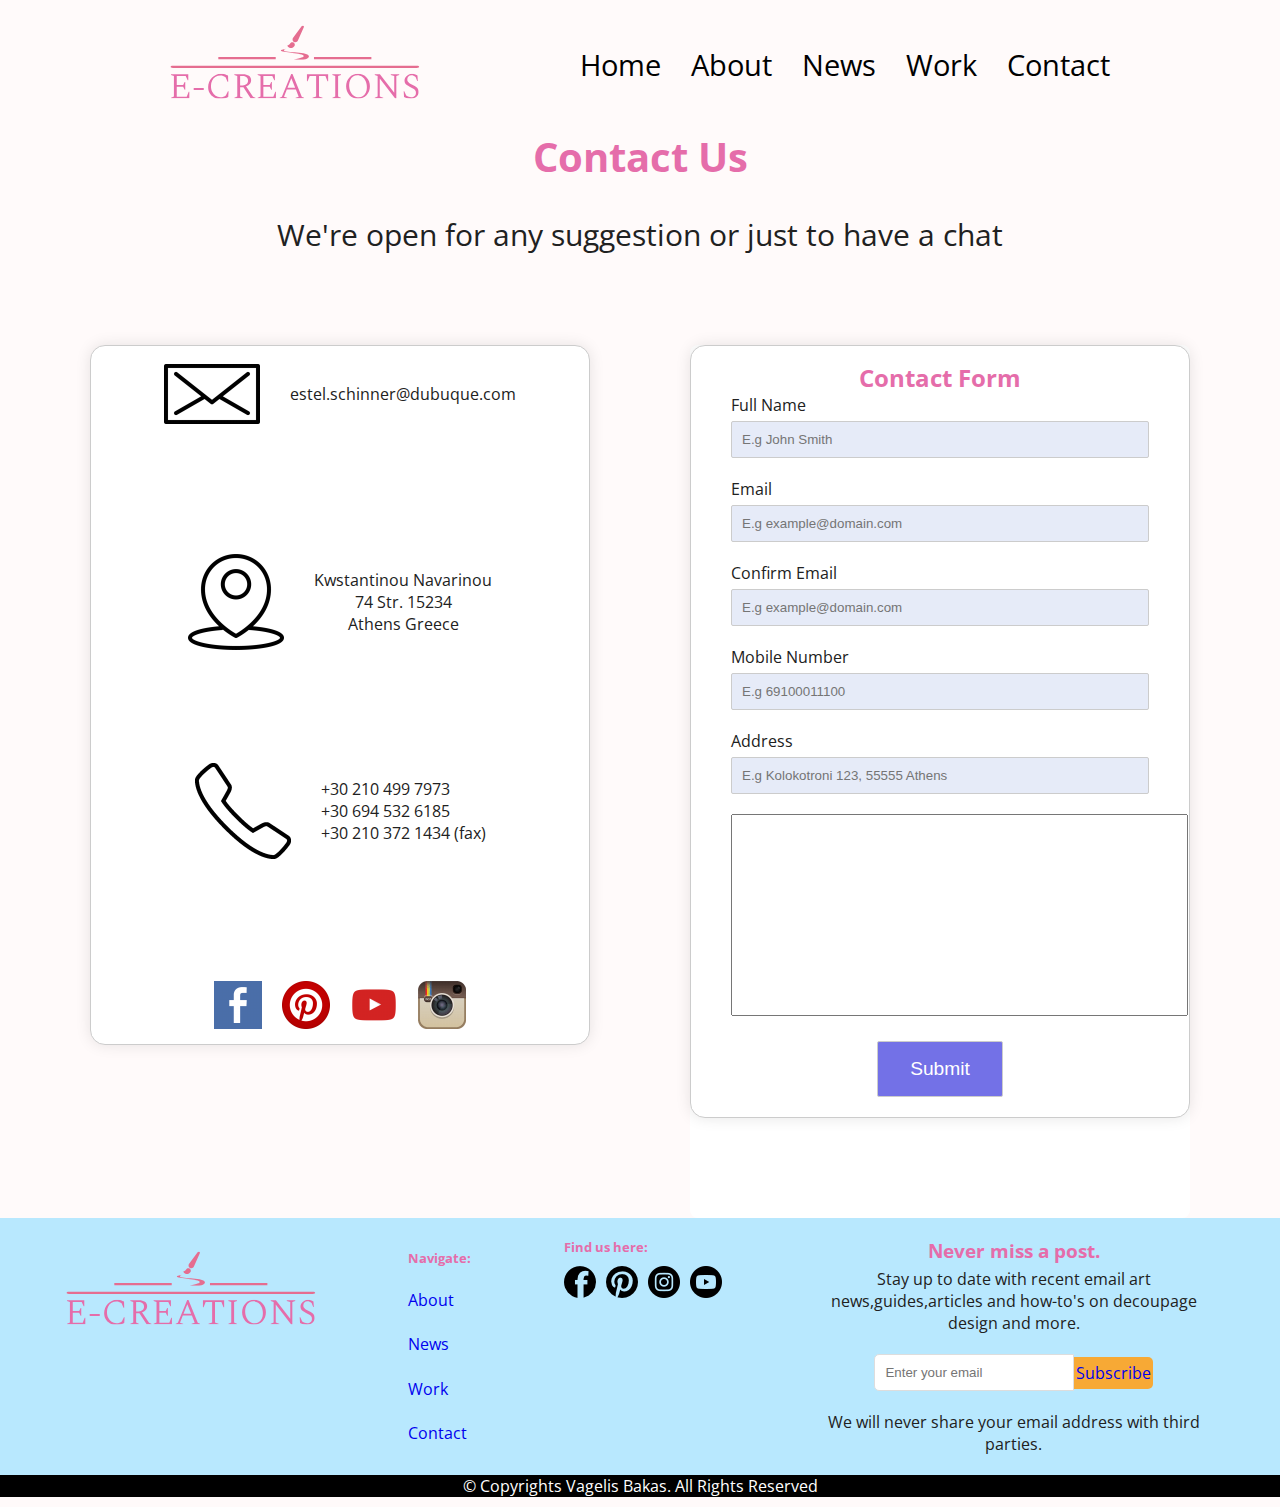
<file: contact.html>
<!DOCTYPE html>
<html lang="en">
  <head>
    <meta charset="UTF-8" />
    <meta http-equiv="X-UA-Compatible" content="IE=edge" />
    <meta name="viewport" content="width=device-width, initial-scale=1.0" />
    <link rel="stylesheet" href="lightbox.css" />
    <link rel="stylesheet" href="style.css" />
    <link
      href="https://fonts.googleapis.com/css?family=Open Sans"
      rel="stylesheet"
    />
    <link
      rel="stylesheet"
      href="https://cdnjs.cloudflare.com/ajax/libs/font-awesome/6.0.0-beta2/css/all.min.css"
      integrity="sha512-YWzhKL2whUzgiheMoBFwW8CKV4qpHQAEuvilg9FAn5VJUDwKZZxkJNuGM4XkWuk94WCrrwslk8yWNGmY1EduTA=="
      crossorigin="anonymous"
      referrerpolicy="no-referrer"
    />
    <script defer src="contact-form.js"></script>
    <script defer src="jason.js"></script>
    <link rel="icon" type="image/x-icon" href="./img/logo/fav/fv.png" />
    <title>Home</title>
  </head>
  <body>
    <!-- Navbar -->
    <nav>
      <ul class="nav-bar">
        <li class="logo">
          <a href="index.html"
            ><div class="svg">
              <svg
              id="my-svg"
                width="250"
                height="100"
                viewBox="0 0 1000 292"
                fill="none"
                xmlns="http://www.w3.org/2000/svg"
              >
                <g id="logo-no-background 1" clip-path="url(#clip0_1_2)">
                  <g id="Group">
                    <g id="Frame" clip-path="url(#clip1_1_2)">
                      <g id="tight-bounds">
                        <g id="Frame_2" clip-path="url(#clip2_1_2)">
                          <g id="Group_2">
                            <g id="Frame_3" clip-path="url(#clip3_1_2)">
                              <g id="BottomLine">
                                <path
                                  id="o-0"
                                  d="M987.247 160.984H11.5404C6.04177 160.984 1.58423 162.992 1.58423 165.47C1.58423 167.948 6.04177 169.956 11.5404 169.956H987.247C992.746 169.956 997.204 167.948 997.204 165.47C997.204 162.992 992.746 160.984 987.247 160.984Z"
                                  fill="#E56D90"
                                />
                              </g>
                              <g id="E-Creations">
                                <g id="Frame_4" clip-path="url(#clip4_1_2)">
                                  <g id="Group_4">
                                    <g id="Frame_5" clip-path="url(#clip5_1_2)">
                                      <g id="Group_5">
                                        <g
                                          id="Frame_6"
                                          clip-path="url(#clip6_1_2)"
                                        >
                                          <g id="Group_6">
                                            <g
                                              id="Frame_7"
                                              clip-path="url(#clip7_1_2)"
                                            >
                                              <path
                                                id="text-0"
                                                d="M77.2454 291.471H4.09033V288.545L15.6488 284.156V202.222L4.09033 197.833V194.907H73.1487V219.487H70.6614L62.7607 201.783H27.061V238.214H52.6653L58.5177 226.071H61.005V256.942H58.5177L52.6653 245.091H27.061V284.595H66.8574L74.7581 265.428H77.2454V291.471ZM135.038 258.113H94.8026V249.627H135.038V258.113ZM200.409 292.934C190.772 292.934 182.364 290.886 175.185 286.789C168.026 282.693 162.466 277.084 158.506 269.964C154.565 262.843 152.595 254.796 152.595 245.822C152.595 238.702 153.912 231.972 156.545 225.632C159.179 219.292 162.808 213.703 167.431 208.865C172.074 204.046 177.419 200.271 183.467 197.54C189.514 194.809 195.952 193.443 202.78 193.443C207.539 193.443 211.607 193.756 214.982 194.38C218.357 195.024 221.38 195.882 224.053 196.955C226.745 198.028 229.457 199.198 232.188 200.466L232.773 224.9H229.993L222.356 207.489C218.571 204.856 215.157 202.876 212.114 201.549C209.11 200.242 205.754 199.588 202.048 199.588C194.615 199.588 188.051 201.393 182.355 205.002C176.658 208.611 172.152 213.537 168.836 219.779C165.519 226.022 163.861 233.045 163.861 240.848C163.861 250.212 165.519 258.337 168.836 265.223C172.152 272.09 176.609 277.377 182.208 281.083C187.827 284.79 194.137 286.643 201.141 286.643C206.135 286.643 210.388 285.96 213.899 284.595C217.411 283.229 220.532 281.62 223.263 279.766L231.749 263.087H234.382L232.919 285.765C230.091 287.228 227.184 288.496 224.199 289.569C221.234 290.642 217.869 291.471 214.104 292.056C210.339 292.642 205.774 292.934 200.409 292.934ZM291.414 291.471H257.324V288.545L269.029 284.156V202.222L257.324 197.833V194.907H291.414C301.656 194.907 309.732 197.023 315.643 201.256C321.535 205.509 324.48 211.342 324.48 218.755C324.48 224.412 322.608 229.358 318.862 233.591C315.097 237.844 310.191 240.994 304.143 243.043L332.088 284.741L341.745 288.545V291.471H322.432L293.755 246.554H280.441V284.009L291.414 288.545V291.471ZM289.951 201.783H280.441V239.677H290.829C296.974 239.677 302.075 237.873 306.133 234.264C310.171 230.655 312.19 226.119 312.19 220.657C312.19 214.805 310.191 210.191 306.191 206.816C302.192 203.461 296.779 201.783 289.951 201.783ZM423.679 291.471H350.523V288.545L362.082 284.156V202.222L350.523 197.833V194.907H419.582V219.487H417.095L409.194 201.783H373.494V238.214H399.098L404.951 226.071H407.438V256.942H404.951L399.098 245.091H373.494V284.595H413.291L421.191 265.428H423.679V291.471ZM468.596 291.471H438.748V288.545L447.527 284.887L484.836 194.175H489.957L527.12 284.741L536.337 288.545V291.471H502.247V288.545L514.83 284.741L503.418 256.21H467.279L456.013 284.887L468.596 288.545V291.471ZM485.275 211.001L470.059 249.334H500.638L485.275 211.001ZM610.517 291.471H569.842V288.545L584.473 284.156V201.783H558.723L550.383 223.291H547.75V194.907H632.609V223.291H629.976L621.636 201.783H595.886V284.156L610.517 288.545V291.471ZM683.935 291.471H649.406V288.545L660.964 284.156V202.222L649.406 197.833V194.907H683.935V197.833L672.377 202.222V284.156L683.935 288.545V291.471ZM751.969 292.934C745.141 292.934 738.831 291.686 733.037 289.189C727.223 286.711 722.2 283.249 717.967 278.801C713.714 274.372 710.398 269.135 708.018 263.087C705.618 257.04 704.418 250.407 704.418 243.189C704.418 235.971 705.618 229.338 708.018 223.291C710.398 217.243 713.714 211.996 717.967 207.548C722.2 203.119 727.223 199.657 733.037 197.16C738.831 194.682 745.141 193.443 751.969 193.443C758.797 193.443 765.118 194.682 770.931 197.16C776.725 199.657 781.768 203.119 786.06 207.548C790.351 211.996 793.697 217.243 796.096 223.291C798.476 229.338 799.666 235.971 799.666 243.189C799.666 250.407 798.476 257.04 796.096 263.087C793.697 269.135 790.351 274.372 786.06 278.801C781.768 283.249 776.725 286.711 770.931 289.189C765.118 291.686 758.797 292.934 751.969 292.934ZM755.042 286.789C761.479 286.789 767.137 285.18 772.014 281.961C776.891 278.742 780.695 274.207 783.426 268.354C786.157 262.502 787.523 255.625 787.523 247.724C787.523 237.97 785.816 229.484 782.402 222.267C778.988 215.049 774.403 209.44 768.649 205.441C762.894 201.442 756.505 199.442 749.482 199.442C743.044 199.442 737.338 201.022 732.364 204.183C727.389 207.362 723.517 211.879 720.747 217.731C717.957 223.583 716.562 230.46 716.562 238.361C716.562 248.115 718.269 256.62 721.683 263.877C725.097 271.154 729.711 276.791 735.524 280.791C741.318 284.79 747.824 286.789 755.042 286.789ZM853.07 291.471H818.979V288.545L830.538 284.156V202.368L819.126 197.833V194.907H839.609L896.963 269.378V202.076L883.209 197.833V194.907H916.861V197.833L905.302 202.222V292.203H900.767L839.024 212.464V284.009L853.07 288.545V291.471ZM963.973 292.934C958.12 292.934 953.146 292.369 949.049 291.237C944.952 290.125 940.661 288.447 936.174 286.204L934.711 262.794H937.198L944.806 279.62C948.317 282.351 951.683 284.273 954.901 285.385C958.12 286.516 961.388 287.082 964.704 287.082C970.752 287.082 975.434 285.473 978.75 282.254C982.066 279.035 983.724 274.597 983.724 268.939C983.724 264.55 982.7 261.087 980.652 258.551C978.604 256.015 975.697 253.772 971.932 251.821C968.186 249.87 963.778 247.627 958.706 245.091C954.219 242.847 950.463 240.604 947.44 238.361C944.416 236.117 942.094 233.532 940.475 230.606C938.876 227.68 938.076 224.022 938.076 219.633C938.076 216.414 938.856 213.244 940.417 210.123C941.977 207.002 944.094 204.192 946.767 201.695C949.459 199.218 952.482 197.218 955.838 195.697C959.213 194.194 962.705 193.443 966.314 193.443C970.8 193.443 974.868 193.98 978.516 195.053C982.183 196.126 985.968 197.638 989.87 199.588L991.333 222.413H988.845L982.408 206.319C979.384 203.783 976.624 201.998 974.127 200.964C971.649 199.949 968.801 199.442 965.582 199.442C960.51 199.442 956.511 200.974 953.585 204.036C950.658 207.119 949.195 210.952 949.195 215.536C949.195 218.95 949.898 221.847 951.302 224.227C952.726 226.627 954.901 228.821 957.828 230.811C960.754 232.82 964.46 234.898 968.947 237.044C974.8 239.873 979.628 242.555 983.432 245.091C987.236 247.627 990.065 250.524 991.918 253.782C993.771 257.059 994.698 261.185 994.698 266.16C994.698 270.354 993.771 274.109 991.918 277.425C990.065 280.742 987.626 283.541 984.602 285.824C981.579 288.126 978.262 289.881 974.653 291.091C971.044 292.32 967.484 292.934 963.973 292.934Z"
                                                fill="#E56DAA"
                                              />
                                            </g>
                                          </g>
                                        </g>
                                      </g>
                                    </g>
                                  </g>
                                </g>
                              </g>
                              <g id="Group_7">
                                <g id="Frame_8" clip-path="url(#clip8_1_2)">
                                  <g id="Brush">
                                    <g id="icon-0" clip-path="url(#clip9_1_2)">
                                      <g id="Group_8">
                                        <g id="Group_9">
                                          <path
                                            id="Vector"
                                            d="M494.74 136.164C633.068 108.606 366.081 109.902 465.845 93.3185C461.795 94.4852 454.15 96.3819 455.997 99.8078C461.59 110.184 567.811 102.907 554.724 126.746C549.98 135.387 531.898 139.926 494.74 136.164Z"
                                            fill="#E56D90"
                                          />
                                          <g id="Group_10">
                                            <g id="Group_11">
                                              <path
                                                id="Vector_2"
                                                d="M494.253 68.2879C489.481 65.5339 483.379 67.1679 480.625 71.9394C478.072 76.3596 473.739 79.1071 469.055 79.8017C470.344 83.0536 472.695 85.9123 475.958 87.7977C483.642 92.234 493.468 89.6009 497.904 81.9175C500.658 77.1444 499.024 71.0418 494.253 68.2879ZM527.228 1.93322L492.437 49.2083C488.486 54.5777 490.079 62.1885 495.851 65.521C501.624 68.8535 509.012 66.4283 511.687 60.3225L535.234 6.55486C537.459 1.47235 530.517 -2.53533 527.228 1.93322Z"
                                                fill="#E56D90"
                                              />
                                            </g>
                                          </g>
                                        </g>
                                      </g>
                                    </g>
                                  </g>
                                </g>
                              </g>
                              <g id="UpperLine">
                                <path
                                  id="Vector_3"
                                  d="M805.51 126.02H575.878V134.992H805.51V126.02Z"
                                  fill="#E56D90"
                                />
                                <path
                                  id="Vector_4"
                                  d="M422.91 126.02H193.278V134.992H422.91V126.02Z"
                                  fill="#E56D90"
                                />
                              </g>
                            </g>
                          </g>
                        </g>
                      </g>
                    </g>
                  </g>
                </g>
                <defs>
                  <clipPath id="clip0_1_2">
                    <rect width="1000" height="292" fill="white" />
                  </clipPath>
                  <clipPath id="clip1_1_2">
                    <rect
                      width="1000"
                      height="292"
                      fill="white"
                      transform="translate(-0.606079 0.467163)"
                    />
                  </clipPath>
                  <clipPath id="clip2_1_2">
                    <rect
                      width="995.619"
                      height="292.934"
                      fill="white"
                      transform="translate(1.58423 -1.52588e-05)"
                    />
                  </clipPath>
                  <clipPath id="clip3_1_2">
                    <rect
                      width="995.619"
                      height="292.934"
                      fill="white"
                      transform="translate(1.58423 -1.52588e-05)"
                    />
                  </clipPath>
                  <clipPath id="clip4_1_2">
                    <rect
                      width="990.666"
                      height="99.4909"
                      fill="white"
                      transform="translate(4.06091 193.443)"
                    />
                  </clipPath>
                  <clipPath id="clip5_1_2">
                    <rect
                      width="990.666"
                      height="99.4909"
                      fill="white"
                      transform="translate(4.06091 193.443)"
                    />
                  </clipPath>
                  <clipPath id="clip6_1_2">
                    <rect
                      width="990.666"
                      height="99.4909"
                      fill="white"
                      transform="translate(4.06091 193.443)"
                    />
                  </clipPath>
                  <clipPath id="clip7_1_2">
                    <rect
                      width="990.666"
                      height="99.4909"
                      fill="white"
                      transform="translate(4.06091 193.443)"
                    />
                  </clipPath>
                  <clipPath id="clip8_1_2">
                    <rect
                      width="152.968"
                      height="137.496"
                      fill="white"
                      transform="translate(422.91 -1.52588e-05)"
                    />
                  </clipPath>
                  <clipPath id="clip9_1_2">
                    <rect
                      width="112.892"
                      height="137.496"
                      fill="white"
                      transform="translate(442.948 -1.52588e-05)"
                    />
                  </clipPath>
                </defs>
              </svg></div
          ></a>
        </li>
        <input type="checkbox" id="check" />
        <span class="menu">
          <li><a href="index.html">Home</a></li>
          <li><a href="about.html">About</a></li>
          <li><a href="news.html">News</a></li>
          <li><a href="work.html">Work</a></li>
          <li><a href="contact.html">Contact</a></li>
          <label for="check" class="close-menu"
            ><i class="fas fa-times"></i
          ></label>
        </span>
        <label for="check" class="open-menu"><i class="fas fa-bars"></i></label>
      </ul>
    </nav>
    <div class="ch">
      <h2>Contact Us</h2>
      <p>We're open for any suggestion or just to have a chat</p>
    </div>

    <main id="conm">
<!--Contact Info-->
      <section class="cinfo">
        <div class="cdetails">
          <img src="img/contact/mail.png" />
          <p>estel.schinner@dubuque.com</p>
        </div>
        <div class="cdetails">
          <img src="img/contact/location.png" />
          <div class="cadr">
            <p>Kwstantinou Navarinou</p>
            <p>74 Str. 15234</p>
            <p>Athens Greece</p>
          </div>
          
        </div>
        <div class="cdetails">
          <img src="img/contact/phone.png" />
          <div class="cphone">
            <p>+30 210 499 7973</p>
            <p>+30 694 532 6185</p>
            <p>+30 210 372 1434 (fax)</p>
          </div>
          
        </div>
        <div class="social">
          <a href="https://www.facebook.com/">
            <img src="img/social/f 48.png" />
          </a>
          <a href="https://gr.pinterest.com/">
            <img src="img/social/p 48.png" />
          </a>
          <a href="https://www.youtube.com/">
            <img src="img/social/y 48.png" />
          </a>
          <a href="https://www.instagram.com/">
            <img src="img/social/i 48.png" />
          </a>
        </div>
      </section>
      <!--Contact Form-->
      <section class="cform">
        <form name="Form" onsubmit="return validateForm()">
          <h2>Contact Form</h2>
          <div class="box">
            <label>Full Name</label>
            <input
              type="text"
              name="name"
              id="name"
              placeholder="E.g John Smith"
            />
            <div class="error" id="nameErr"></div>
          </div>
          <div class="box">
            <label>Email </label>
            <input
              type="text"
              name="email"
              id="email"
              placeholder="E.g example@domain.com"
            />
            <div class="error" id="emailErr"></div>
          </div>
          <div class="box">
            <label>Confirm Email</label>
            <input
              type="text"
              name="emailcom"
              id="emailcom"
              placeholder="E.g example@domain.com"
            />
            <div class="error" id="emailComErr"></div>
          </div>
          <div class="box">
            <label>Mobile Number</label>
            <input
              type="text"
              name="mobile"
              id="mobile"
              placeholder="E.g 69100011100"
            />
            <div class="error" id="mobileErr"></div>
          </div>
          <div class="box">
            <label>Address</label>
            <input
              type="text"
              name="address"
              id="address"
              placeholder="E.g Kolokotroni 123, 55555 Athens"
            />
            <div class="error" id="addressErr"></div>
          </div>
          <div class="box">
            <textarea name="Name" cols="40" rows="10"></textarea>
          </div>
          <div class="sub">
            <div class="box">
              <input type="submit" value="Submit" />
            </div>
          </div>
        </form>
      </section>
    </main>
      <!-- Footer -->
      <footer id="footer">
        <div class="flogo">
          <a href="index.html">
            <div class="svg">
              <svg
              id="my-svg"
                width="250"
                height="100"
                viewBox="0 0 1000 292"
                fill="none"
                xmlns="http://www.w3.org/2000/svg"
              >
                <g id="logo-no-background 1" clip-path="url(#clip0_1_2)">
                  <g id="Group">
                    <g id="Frame" clip-path="url(#clip1_1_2)">
                      <g id="tight-bounds">
                        <g id="Frame_2" clip-path="url(#clip2_1_2)">
                          <g id="Group_2">
                            <g id="Frame_3" clip-path="url(#clip3_1_2)">
                              <g id="BottomLine">
                                <path
                                  id="o-0"
                                  d="M987.247 160.984H11.5404C6.04177 160.984 1.58423 162.992 1.58423 165.47C1.58423 167.948 6.04177 169.956 11.5404 169.956H987.247C992.746 169.956 997.204 167.948 997.204 165.47C997.204 162.992 992.746 160.984 987.247 160.984Z"
                                  fill="#E56D90"
                                />
                              </g>
                              <g id="E-Creations">
                                <g id="Frame_4" clip-path="url(#clip4_1_2)">
                                  <g id="Group_4">
                                    <g id="Frame_5" clip-path="url(#clip5_1_2)">
                                      <g id="Group_5">
                                        <g
                                          id="Frame_6"
                                          clip-path="url(#clip6_1_2)"
                                        >
                                          <g id="Group_6">
                                            <g
                                              id="Frame_7"
                                              clip-path="url(#clip7_1_2)"
                                            >
                                              <path
                                                id="text-0"
                                                d="M77.2454 291.471H4.09033V288.545L15.6488 284.156V202.222L4.09033 197.833V194.907H73.1487V219.487H70.6614L62.7607 201.783H27.061V238.214H52.6653L58.5177 226.071H61.005V256.942H58.5177L52.6653 245.091H27.061V284.595H66.8574L74.7581 265.428H77.2454V291.471ZM135.038 258.113H94.8026V249.627H135.038V258.113ZM200.409 292.934C190.772 292.934 182.364 290.886 175.185 286.789C168.026 282.693 162.466 277.084 158.506 269.964C154.565 262.843 152.595 254.796 152.595 245.822C152.595 238.702 153.912 231.972 156.545 225.632C159.179 219.292 162.808 213.703 167.431 208.865C172.074 204.046 177.419 200.271 183.467 197.54C189.514 194.809 195.952 193.443 202.78 193.443C207.539 193.443 211.607 193.756 214.982 194.38C218.357 195.024 221.38 195.882 224.053 196.955C226.745 198.028 229.457 199.198 232.188 200.466L232.773 224.9H229.993L222.356 207.489C218.571 204.856 215.157 202.876 212.114 201.549C209.11 200.242 205.754 199.588 202.048 199.588C194.615 199.588 188.051 201.393 182.355 205.002C176.658 208.611 172.152 213.537 168.836 219.779C165.519 226.022 163.861 233.045 163.861 240.848C163.861 250.212 165.519 258.337 168.836 265.223C172.152 272.09 176.609 277.377 182.208 281.083C187.827 284.79 194.137 286.643 201.141 286.643C206.135 286.643 210.388 285.96 213.899 284.595C217.411 283.229 220.532 281.62 223.263 279.766L231.749 263.087H234.382L232.919 285.765C230.091 287.228 227.184 288.496 224.199 289.569C221.234 290.642 217.869 291.471 214.104 292.056C210.339 292.642 205.774 292.934 200.409 292.934ZM291.414 291.471H257.324V288.545L269.029 284.156V202.222L257.324 197.833V194.907H291.414C301.656 194.907 309.732 197.023 315.643 201.256C321.535 205.509 324.48 211.342 324.48 218.755C324.48 224.412 322.608 229.358 318.862 233.591C315.097 237.844 310.191 240.994 304.143 243.043L332.088 284.741L341.745 288.545V291.471H322.432L293.755 246.554H280.441V284.009L291.414 288.545V291.471ZM289.951 201.783H280.441V239.677H290.829C296.974 239.677 302.075 237.873 306.133 234.264C310.171 230.655 312.19 226.119 312.19 220.657C312.19 214.805 310.191 210.191 306.191 206.816C302.192 203.461 296.779 201.783 289.951 201.783ZM423.679 291.471H350.523V288.545L362.082 284.156V202.222L350.523 197.833V194.907H419.582V219.487H417.095L409.194 201.783H373.494V238.214H399.098L404.951 226.071H407.438V256.942H404.951L399.098 245.091H373.494V284.595H413.291L421.191 265.428H423.679V291.471ZM468.596 291.471H438.748V288.545L447.527 284.887L484.836 194.175H489.957L527.12 284.741L536.337 288.545V291.471H502.247V288.545L514.83 284.741L503.418 256.21H467.279L456.013 284.887L468.596 288.545V291.471ZM485.275 211.001L470.059 249.334H500.638L485.275 211.001ZM610.517 291.471H569.842V288.545L584.473 284.156V201.783H558.723L550.383 223.291H547.75V194.907H632.609V223.291H629.976L621.636 201.783H595.886V284.156L610.517 288.545V291.471ZM683.935 291.471H649.406V288.545L660.964 284.156V202.222L649.406 197.833V194.907H683.935V197.833L672.377 202.222V284.156L683.935 288.545V291.471ZM751.969 292.934C745.141 292.934 738.831 291.686 733.037 289.189C727.223 286.711 722.2 283.249 717.967 278.801C713.714 274.372 710.398 269.135 708.018 263.087C705.618 257.04 704.418 250.407 704.418 243.189C704.418 235.971 705.618 229.338 708.018 223.291C710.398 217.243 713.714 211.996 717.967 207.548C722.2 203.119 727.223 199.657 733.037 197.16C738.831 194.682 745.141 193.443 751.969 193.443C758.797 193.443 765.118 194.682 770.931 197.16C776.725 199.657 781.768 203.119 786.06 207.548C790.351 211.996 793.697 217.243 796.096 223.291C798.476 229.338 799.666 235.971 799.666 243.189C799.666 250.407 798.476 257.04 796.096 263.087C793.697 269.135 790.351 274.372 786.06 278.801C781.768 283.249 776.725 286.711 770.931 289.189C765.118 291.686 758.797 292.934 751.969 292.934ZM755.042 286.789C761.479 286.789 767.137 285.18 772.014 281.961C776.891 278.742 780.695 274.207 783.426 268.354C786.157 262.502 787.523 255.625 787.523 247.724C787.523 237.97 785.816 229.484 782.402 222.267C778.988 215.049 774.403 209.44 768.649 205.441C762.894 201.442 756.505 199.442 749.482 199.442C743.044 199.442 737.338 201.022 732.364 204.183C727.389 207.362 723.517 211.879 720.747 217.731C717.957 223.583 716.562 230.46 716.562 238.361C716.562 248.115 718.269 256.62 721.683 263.877C725.097 271.154 729.711 276.791 735.524 280.791C741.318 284.79 747.824 286.789 755.042 286.789ZM853.07 291.471H818.979V288.545L830.538 284.156V202.368L819.126 197.833V194.907H839.609L896.963 269.378V202.076L883.209 197.833V194.907H916.861V197.833L905.302 202.222V292.203H900.767L839.024 212.464V284.009L853.07 288.545V291.471ZM963.973 292.934C958.12 292.934 953.146 292.369 949.049 291.237C944.952 290.125 940.661 288.447 936.174 286.204L934.711 262.794H937.198L944.806 279.62C948.317 282.351 951.683 284.273 954.901 285.385C958.12 286.516 961.388 287.082 964.704 287.082C970.752 287.082 975.434 285.473 978.75 282.254C982.066 279.035 983.724 274.597 983.724 268.939C983.724 264.55 982.7 261.087 980.652 258.551C978.604 256.015 975.697 253.772 971.932 251.821C968.186 249.87 963.778 247.627 958.706 245.091C954.219 242.847 950.463 240.604 947.44 238.361C944.416 236.117 942.094 233.532 940.475 230.606C938.876 227.68 938.076 224.022 938.076 219.633C938.076 216.414 938.856 213.244 940.417 210.123C941.977 207.002 944.094 204.192 946.767 201.695C949.459 199.218 952.482 197.218 955.838 195.697C959.213 194.194 962.705 193.443 966.314 193.443C970.8 193.443 974.868 193.98 978.516 195.053C982.183 196.126 985.968 197.638 989.87 199.588L991.333 222.413H988.845L982.408 206.319C979.384 203.783 976.624 201.998 974.127 200.964C971.649 199.949 968.801 199.442 965.582 199.442C960.51 199.442 956.511 200.974 953.585 204.036C950.658 207.119 949.195 210.952 949.195 215.536C949.195 218.95 949.898 221.847 951.302 224.227C952.726 226.627 954.901 228.821 957.828 230.811C960.754 232.82 964.46 234.898 968.947 237.044C974.8 239.873 979.628 242.555 983.432 245.091C987.236 247.627 990.065 250.524 991.918 253.782C993.771 257.059 994.698 261.185 994.698 266.16C994.698 270.354 993.771 274.109 991.918 277.425C990.065 280.742 987.626 283.541 984.602 285.824C981.579 288.126 978.262 289.881 974.653 291.091C971.044 292.32 967.484 292.934 963.973 292.934Z"
                                                fill="#E56DAA"
                                              />
                                            </g>
                                          </g>
                                        </g>
                                      </g>
                                    </g>
                                  </g>
                                </g>
                              </g>
                              <g id="Group_7">
                                <g id="Frame_8" clip-path="url(#clip8_1_2)">
                                  <g id="Brush">
                                    <g id="icon-0" clip-path="url(#clip9_1_2)">
                                      <g id="Group_8">
                                        <g id="Group_9">
                                          <path
                                            id="Vector"
                                            d="M494.74 136.164C633.068 108.606 366.081 109.902 465.845 93.3185C461.795 94.4852 454.15 96.3819 455.997 99.8078C461.59 110.184 567.811 102.907 554.724 126.746C549.98 135.387 531.898 139.926 494.74 136.164Z"
                                            fill="#E56D90"
                                          />
                                          <g id="Group_10">
                                            <g id="Group_11">
                                              <path
                                                id="Vector_2"
                                                d="M494.253 68.2879C489.481 65.5339 483.379 67.1679 480.625 71.9394C478.072 76.3596 473.739 79.1071 469.055 79.8017C470.344 83.0536 472.695 85.9123 475.958 87.7977C483.642 92.234 493.468 89.6009 497.904 81.9175C500.658 77.1444 499.024 71.0418 494.253 68.2879ZM527.228 1.93322L492.437 49.2083C488.486 54.5777 490.079 62.1885 495.851 65.521C501.624 68.8535 509.012 66.4283 511.687 60.3225L535.234 6.55486C537.459 1.47235 530.517 -2.53533 527.228 1.93322Z"
                                                fill="#E56D90"
                                              />
                                            </g>
                                          </g>
                                        </g>
                                      </g>
                                    </g>
                                  </g>
                                </g>
                              </g>
                              <g id="UpperLine">
                                <path
                                  id="Vector_3"
                                  d="M805.51 126.02H575.878V134.992H805.51V126.02Z"
                                  fill="#E56D90"
                                />
                                <path
                                  id="Vector_4"
                                  d="M422.91 126.02H193.278V134.992H422.91V126.02Z"
                                  fill="#E56D90"
                                />
                              </g>
                            </g>
                          </g>
                        </g>
                      </g>
                    </g>
                  </g>
                </g>
                <defs>
                  <clipPath id="clip0_1_2">
                    <rect width="1000" height="292" fill="white" />
                  </clipPath>
                  <clipPath id="clip1_1_2">
                    <rect
                      width="1000"
                      height="292"
                      fill="white"
                      transform="translate(-0.606079 0.467163)"
                    />
                  </clipPath>
                  <clipPath id="clip2_1_2">
                    <rect
                      width="995.619"
                      height="292.934"
                      fill="white"
                      transform="translate(1.58423 -1.52588e-05)"
                    />
                  </clipPath>
                  <clipPath id="clip3_1_2">
                    <rect
                      width="995.619"
                      height="292.934"
                      fill="white"
                      transform="translate(1.58423 -1.52588e-05)"
                    />
                  </clipPath>
                  <clipPath id="clip4_1_2">
                    <rect
                      width="990.666"
                      height="99.4909"
                      fill="white"
                      transform="translate(4.06091 193.443)"
                    />
                  </clipPath>
                  <clipPath id="clip5_1_2">
                    <rect
                      width="990.666"
                      height="99.4909"
                      fill="white"
                      transform="translate(4.06091 193.443)"
                    />
                  </clipPath>
                  <clipPath id="clip6_1_2">
                    <rect
                      width="990.666"
                      height="99.4909"
                      fill="white"
                      transform="translate(4.06091 193.443)"
                    />
                  </clipPath>
                  <clipPath id="clip7_1_2">
                    <rect
                      width="990.666"
                      height="99.4909"
                      fill="white"
                      transform="translate(4.06091 193.443)"
                    />
                  </clipPath>
                  <clipPath id="clip8_1_2">
                    <rect
                      width="152.968"
                      height="137.496"
                      fill="white"
                      transform="translate(422.91 -1.52588e-05)"
                    />
                  </clipPath>
                  <clipPath id="clip9_1_2">
                    <rect
                      width="112.892"
                      height="137.496"
                      fill="white"
                      transform="translate(442.948 -1.52588e-05)"
                    />
                  </clipPath>
                </defs>
              </svg>
            </div>
          </a>
          <div class="fsocial2">
            <h5>Find us here:</h5>
            <div class="sicons2">
              <img src="img/social/f 32.png" />
              <img src="img/social/p 32.png" />
              <img src="img/social/ig 32.png" />
              <img src="img/social/y 32.png" />
            </div>
          </div>
        </div>
        <div class="fmenu">
          <h5>Navigate:</h5>
            <a href="about.html">About</a>
            <a href="news.html">News</a>
            <a href="work.html">Work</a>
            <a href="contact.html">Contact</a>
          </ul>
        </div>
        <div class="fsocial">
          <h5>Find us here:</h5>
          <div class="sicons">
            <img src="img/social/f 32.png" />
            <img src="img/social/p 32.png" />
            <img src="img/social/ig 32.png" />
            <img src="img/social/y 32.png" />
          </div>
        </div>
        <div class="newsletter">
          <div class="newsl1">
            <h3>Never miss a post.</h3>
            <p>
              Stay up to date with recent email art news,guides,articles and
              how-to's on decoupage design and more.
            </p>
          </div>
          <div class="newsl2">
            <input type="email" placeholder="Enter your email" />
            <a href="#">Subscribe</a>
          </div>
          <div class="newsl3">
            <p>We will never share your email address with third parties.</p>
          </div>
        </div>
      </footer>
      <div class="copyj">
        <p id="copyj"></p>
      </div>
  </body>
</html>
</file>
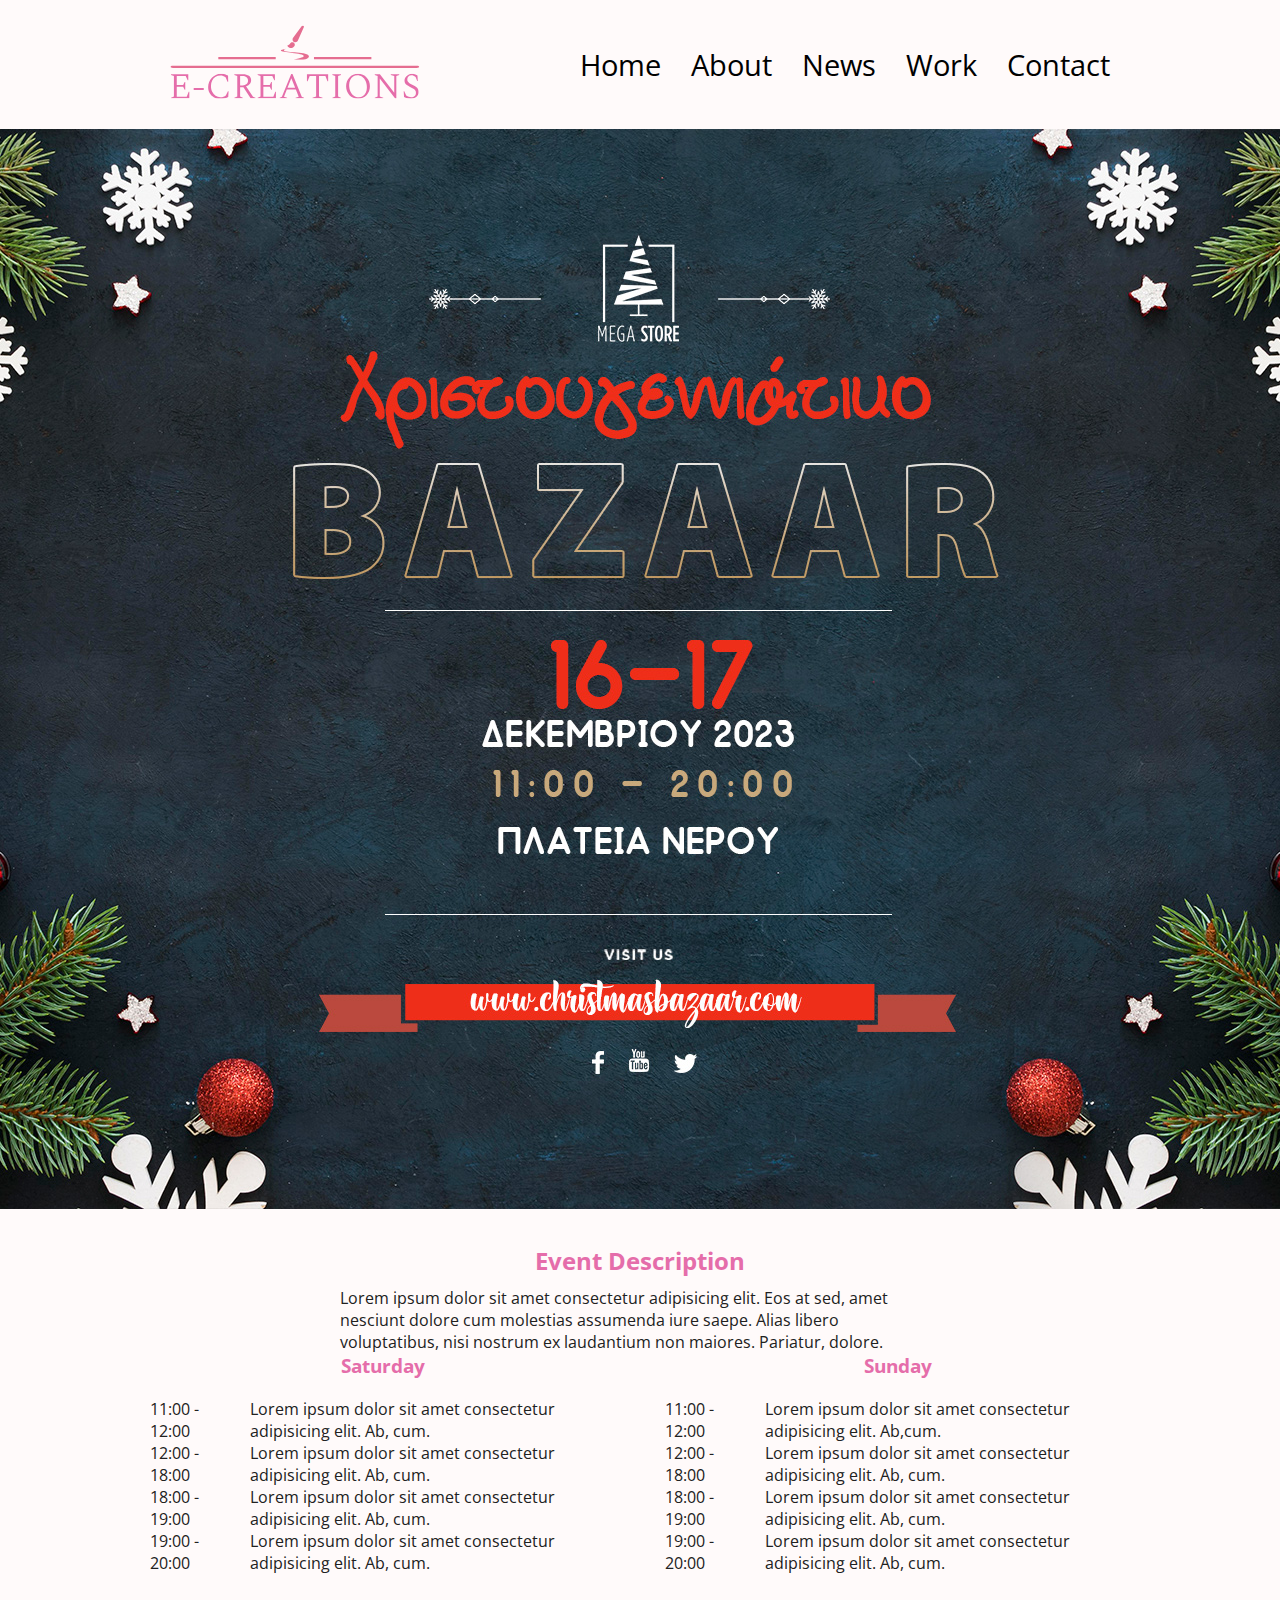
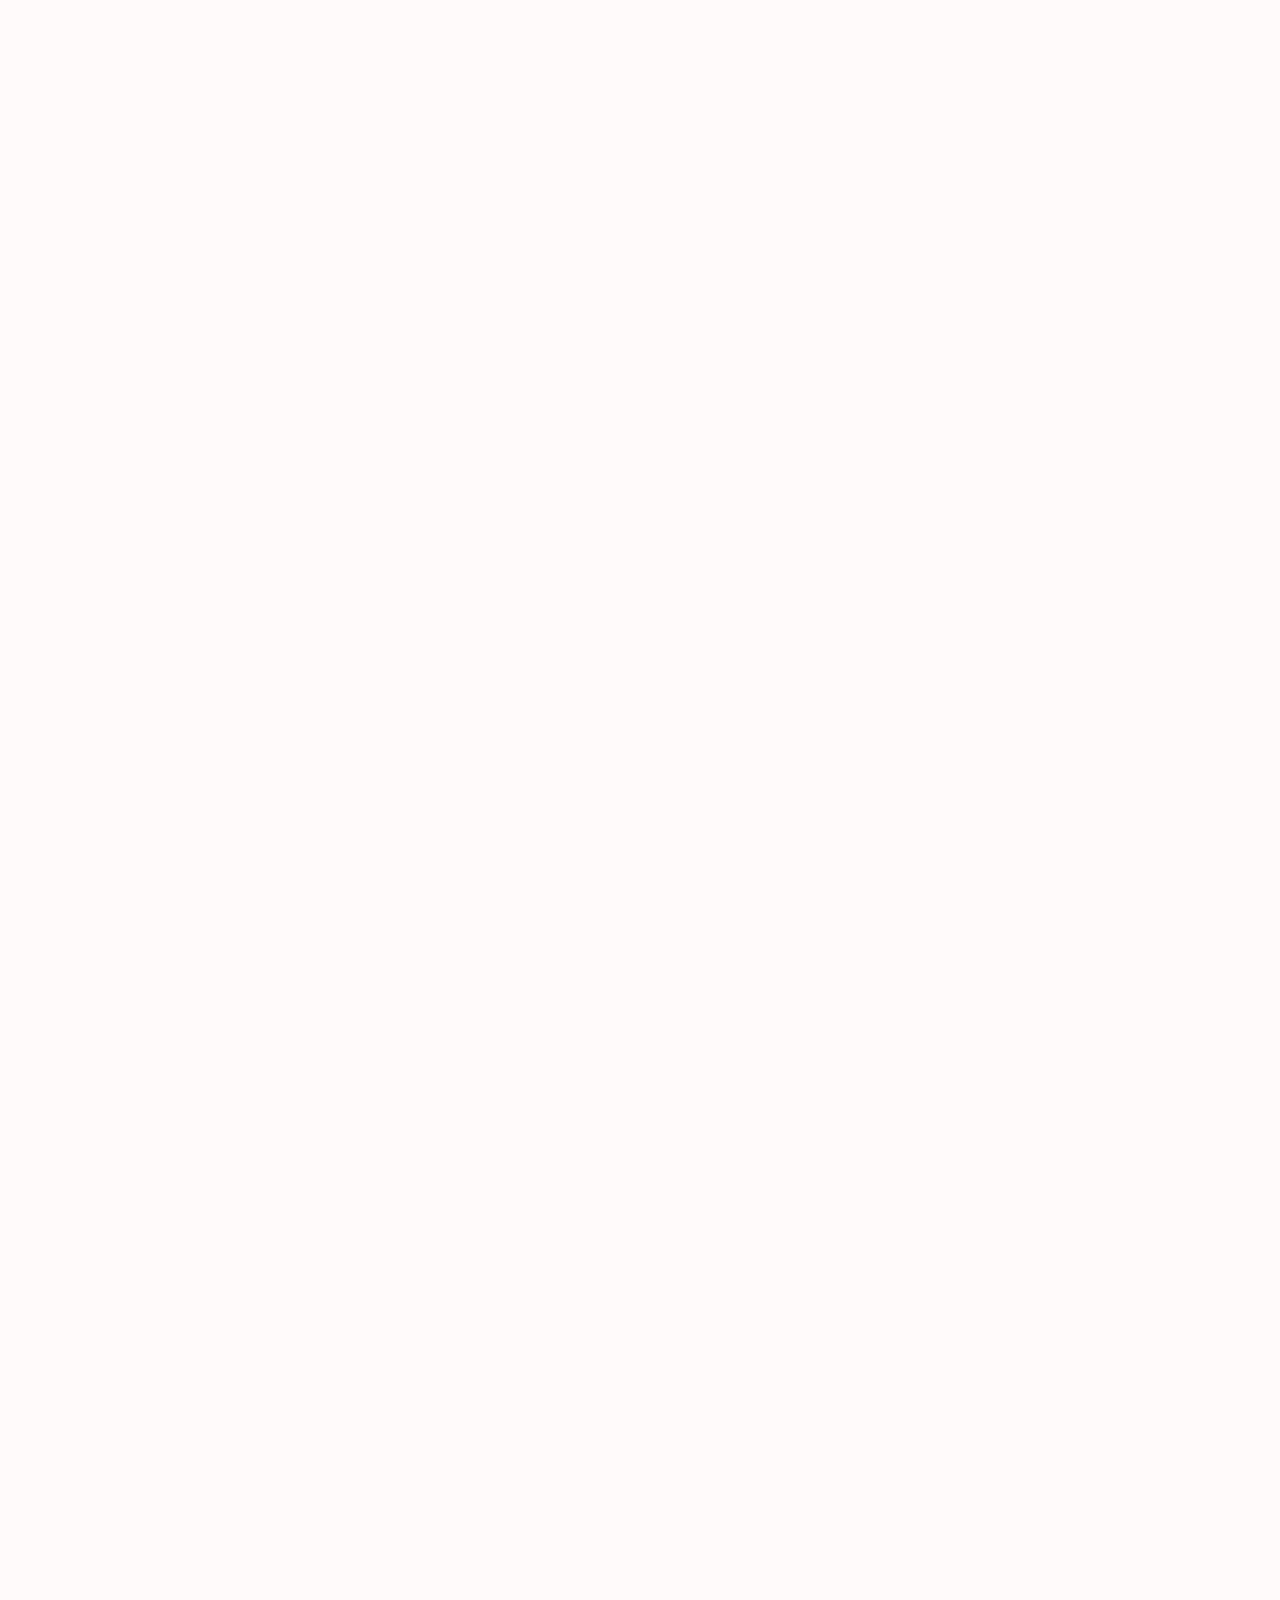
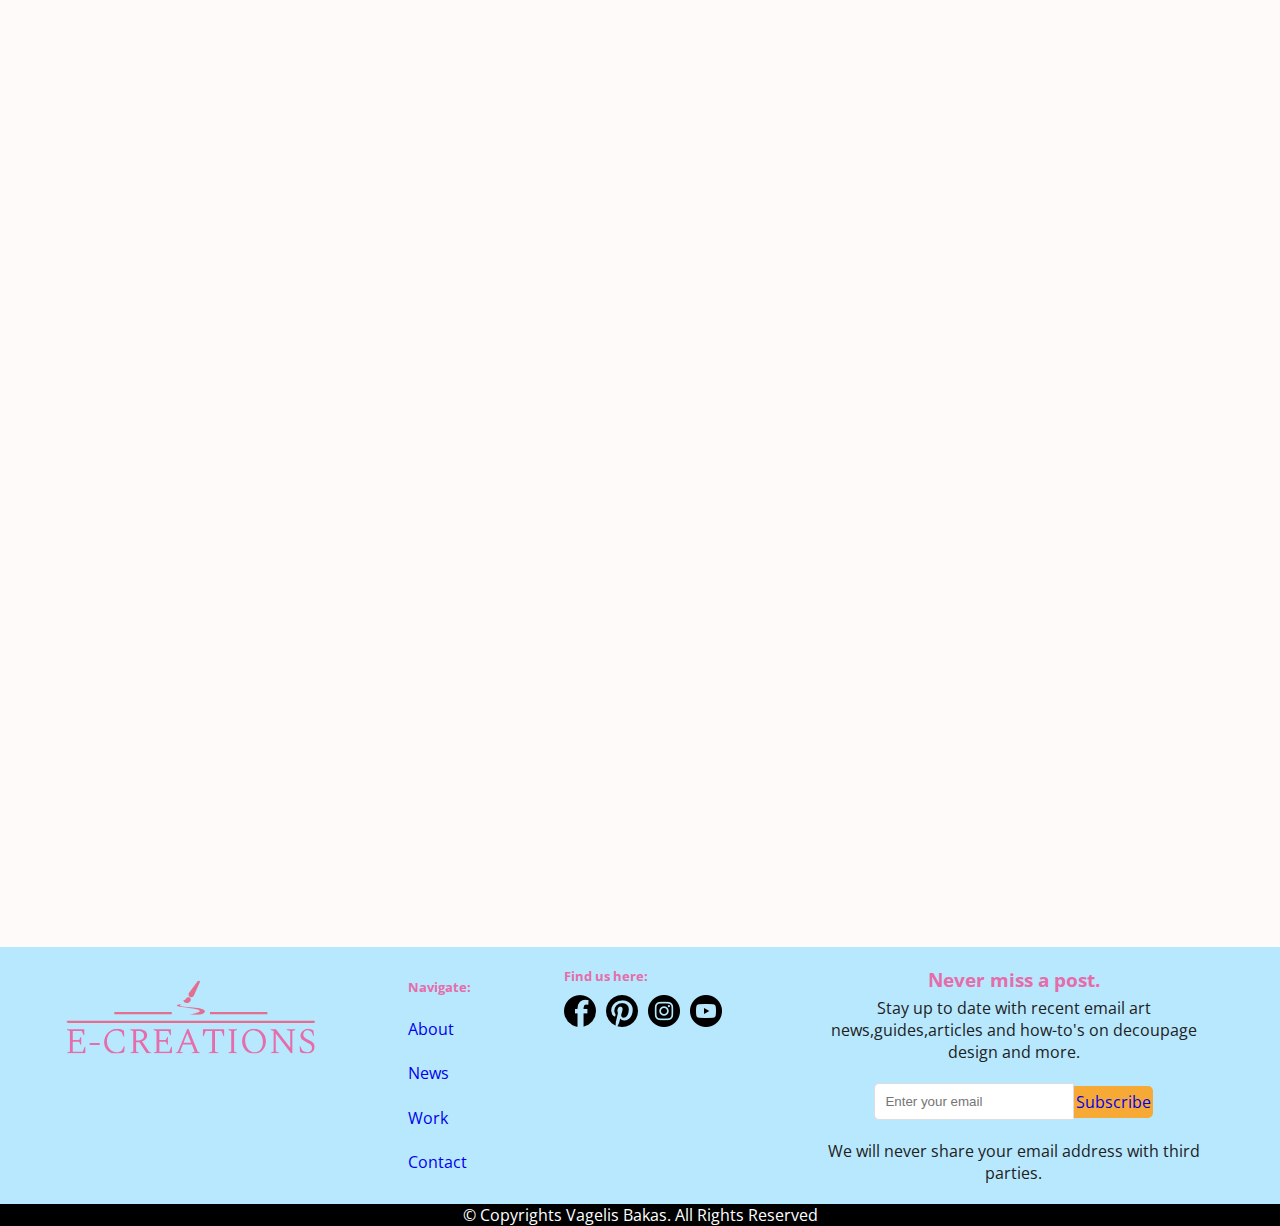
<file: news.html>
<!DOCTYPE html>
<html lang="en">
  <head>
    <meta charset="UTF-8" />
    <meta http-equiv="X-UA-Compatible" content="IE=edge" />
    <meta name="viewport" content="width=device-width, initial-scale=1.0" />
    <link rel="stylesheet" href="lightbox.css" />
    <link rel="stylesheet" href="style.css" />
    <link
      href="https://fonts.googleapis.com/css?family=Open Sans"
      rel="stylesheet"
    />
    <link
      rel="stylesheet"
      href="https://cdnjs.cloudflare.com/ajax/libs/font-awesome/6.0.0-beta2/css/all.min.css"
      integrity="sha512-YWzhKL2whUzgiheMoBFwW8CKV4qpHQAEuvilg9FAn5VJUDwKZZxkJNuGM4XkWuk94WCrrwslk8yWNGmY1EduTA=="
      crossorigin="anonymous"
      referrerpolicy="no-referrer"
    />
    <script defer src="animation.js"></script>
    <script defer src="jason.js"></script>
    <link rel="icon" type="image/x-icon" href="./img/logo/fav/fv.png" />
    <title>Home</title>
  </head>
  <body>
    <!-- Navbar -->
    <nav>
      <ul class="nav-bar">
        <li class="logo">
          <a href="index.html"
            ><div class="svg">
              <svg
              id="my-svg"
                width="250"
                height="100"
                viewBox="0 0 1000 292"
                fill="none"
                xmlns="http://www.w3.org/2000/svg"
              >
                <g id="logo-no-background 1" clip-path="url(#clip0_1_2)">
                  <g id="Group">
                    <g id="Frame" clip-path="url(#clip1_1_2)">
                      <g id="tight-bounds">
                        <g id="Frame_2" clip-path="url(#clip2_1_2)">
                          <g id="Group_2">
                            <g id="Frame_3" clip-path="url(#clip3_1_2)">
                              <g id="BottomLine">
                                <path
                                  id="o-0"
                                  d="M987.247 160.984H11.5404C6.04177 160.984 1.58423 162.992 1.58423 165.47C1.58423 167.948 6.04177 169.956 11.5404 169.956H987.247C992.746 169.956 997.204 167.948 997.204 165.47C997.204 162.992 992.746 160.984 987.247 160.984Z"
                                  fill="#E56D90"
                                />
                              </g>
                              <g id="E-Creations">
                                <g id="Frame_4" clip-path="url(#clip4_1_2)">
                                  <g id="Group_4">
                                    <g id="Frame_5" clip-path="url(#clip5_1_2)">
                                      <g id="Group_5">
                                        <g
                                          id="Frame_6"
                                          clip-path="url(#clip6_1_2)"
                                        >
                                          <g id="Group_6">
                                            <g
                                              id="Frame_7"
                                              clip-path="url(#clip7_1_2)"
                                            >
                                              <path
                                                id="text-0"
                                                d="M77.2454 291.471H4.09033V288.545L15.6488 284.156V202.222L4.09033 197.833V194.907H73.1487V219.487H70.6614L62.7607 201.783H27.061V238.214H52.6653L58.5177 226.071H61.005V256.942H58.5177L52.6653 245.091H27.061V284.595H66.8574L74.7581 265.428H77.2454V291.471ZM135.038 258.113H94.8026V249.627H135.038V258.113ZM200.409 292.934C190.772 292.934 182.364 290.886 175.185 286.789C168.026 282.693 162.466 277.084 158.506 269.964C154.565 262.843 152.595 254.796 152.595 245.822C152.595 238.702 153.912 231.972 156.545 225.632C159.179 219.292 162.808 213.703 167.431 208.865C172.074 204.046 177.419 200.271 183.467 197.54C189.514 194.809 195.952 193.443 202.78 193.443C207.539 193.443 211.607 193.756 214.982 194.38C218.357 195.024 221.38 195.882 224.053 196.955C226.745 198.028 229.457 199.198 232.188 200.466L232.773 224.9H229.993L222.356 207.489C218.571 204.856 215.157 202.876 212.114 201.549C209.11 200.242 205.754 199.588 202.048 199.588C194.615 199.588 188.051 201.393 182.355 205.002C176.658 208.611 172.152 213.537 168.836 219.779C165.519 226.022 163.861 233.045 163.861 240.848C163.861 250.212 165.519 258.337 168.836 265.223C172.152 272.09 176.609 277.377 182.208 281.083C187.827 284.79 194.137 286.643 201.141 286.643C206.135 286.643 210.388 285.96 213.899 284.595C217.411 283.229 220.532 281.62 223.263 279.766L231.749 263.087H234.382L232.919 285.765C230.091 287.228 227.184 288.496 224.199 289.569C221.234 290.642 217.869 291.471 214.104 292.056C210.339 292.642 205.774 292.934 200.409 292.934ZM291.414 291.471H257.324V288.545L269.029 284.156V202.222L257.324 197.833V194.907H291.414C301.656 194.907 309.732 197.023 315.643 201.256C321.535 205.509 324.48 211.342 324.48 218.755C324.48 224.412 322.608 229.358 318.862 233.591C315.097 237.844 310.191 240.994 304.143 243.043L332.088 284.741L341.745 288.545V291.471H322.432L293.755 246.554H280.441V284.009L291.414 288.545V291.471ZM289.951 201.783H280.441V239.677H290.829C296.974 239.677 302.075 237.873 306.133 234.264C310.171 230.655 312.19 226.119 312.19 220.657C312.19 214.805 310.191 210.191 306.191 206.816C302.192 203.461 296.779 201.783 289.951 201.783ZM423.679 291.471H350.523V288.545L362.082 284.156V202.222L350.523 197.833V194.907H419.582V219.487H417.095L409.194 201.783H373.494V238.214H399.098L404.951 226.071H407.438V256.942H404.951L399.098 245.091H373.494V284.595H413.291L421.191 265.428H423.679V291.471ZM468.596 291.471H438.748V288.545L447.527 284.887L484.836 194.175H489.957L527.12 284.741L536.337 288.545V291.471H502.247V288.545L514.83 284.741L503.418 256.21H467.279L456.013 284.887L468.596 288.545V291.471ZM485.275 211.001L470.059 249.334H500.638L485.275 211.001ZM610.517 291.471H569.842V288.545L584.473 284.156V201.783H558.723L550.383 223.291H547.75V194.907H632.609V223.291H629.976L621.636 201.783H595.886V284.156L610.517 288.545V291.471ZM683.935 291.471H649.406V288.545L660.964 284.156V202.222L649.406 197.833V194.907H683.935V197.833L672.377 202.222V284.156L683.935 288.545V291.471ZM751.969 292.934C745.141 292.934 738.831 291.686 733.037 289.189C727.223 286.711 722.2 283.249 717.967 278.801C713.714 274.372 710.398 269.135 708.018 263.087C705.618 257.04 704.418 250.407 704.418 243.189C704.418 235.971 705.618 229.338 708.018 223.291C710.398 217.243 713.714 211.996 717.967 207.548C722.2 203.119 727.223 199.657 733.037 197.16C738.831 194.682 745.141 193.443 751.969 193.443C758.797 193.443 765.118 194.682 770.931 197.16C776.725 199.657 781.768 203.119 786.06 207.548C790.351 211.996 793.697 217.243 796.096 223.291C798.476 229.338 799.666 235.971 799.666 243.189C799.666 250.407 798.476 257.04 796.096 263.087C793.697 269.135 790.351 274.372 786.06 278.801C781.768 283.249 776.725 286.711 770.931 289.189C765.118 291.686 758.797 292.934 751.969 292.934ZM755.042 286.789C761.479 286.789 767.137 285.18 772.014 281.961C776.891 278.742 780.695 274.207 783.426 268.354C786.157 262.502 787.523 255.625 787.523 247.724C787.523 237.97 785.816 229.484 782.402 222.267C778.988 215.049 774.403 209.44 768.649 205.441C762.894 201.442 756.505 199.442 749.482 199.442C743.044 199.442 737.338 201.022 732.364 204.183C727.389 207.362 723.517 211.879 720.747 217.731C717.957 223.583 716.562 230.46 716.562 238.361C716.562 248.115 718.269 256.62 721.683 263.877C725.097 271.154 729.711 276.791 735.524 280.791C741.318 284.79 747.824 286.789 755.042 286.789ZM853.07 291.471H818.979V288.545L830.538 284.156V202.368L819.126 197.833V194.907H839.609L896.963 269.378V202.076L883.209 197.833V194.907H916.861V197.833L905.302 202.222V292.203H900.767L839.024 212.464V284.009L853.07 288.545V291.471ZM963.973 292.934C958.12 292.934 953.146 292.369 949.049 291.237C944.952 290.125 940.661 288.447 936.174 286.204L934.711 262.794H937.198L944.806 279.62C948.317 282.351 951.683 284.273 954.901 285.385C958.12 286.516 961.388 287.082 964.704 287.082C970.752 287.082 975.434 285.473 978.75 282.254C982.066 279.035 983.724 274.597 983.724 268.939C983.724 264.55 982.7 261.087 980.652 258.551C978.604 256.015 975.697 253.772 971.932 251.821C968.186 249.87 963.778 247.627 958.706 245.091C954.219 242.847 950.463 240.604 947.44 238.361C944.416 236.117 942.094 233.532 940.475 230.606C938.876 227.68 938.076 224.022 938.076 219.633C938.076 216.414 938.856 213.244 940.417 210.123C941.977 207.002 944.094 204.192 946.767 201.695C949.459 199.218 952.482 197.218 955.838 195.697C959.213 194.194 962.705 193.443 966.314 193.443C970.8 193.443 974.868 193.98 978.516 195.053C982.183 196.126 985.968 197.638 989.87 199.588L991.333 222.413H988.845L982.408 206.319C979.384 203.783 976.624 201.998 974.127 200.964C971.649 199.949 968.801 199.442 965.582 199.442C960.51 199.442 956.511 200.974 953.585 204.036C950.658 207.119 949.195 210.952 949.195 215.536C949.195 218.95 949.898 221.847 951.302 224.227C952.726 226.627 954.901 228.821 957.828 230.811C960.754 232.82 964.46 234.898 968.947 237.044C974.8 239.873 979.628 242.555 983.432 245.091C987.236 247.627 990.065 250.524 991.918 253.782C993.771 257.059 994.698 261.185 994.698 266.16C994.698 270.354 993.771 274.109 991.918 277.425C990.065 280.742 987.626 283.541 984.602 285.824C981.579 288.126 978.262 289.881 974.653 291.091C971.044 292.32 967.484 292.934 963.973 292.934Z"
                                                fill="#E56DAA"
                                              />
                                            </g>
                                          </g>
                                        </g>
                                      </g>
                                    </g>
                                  </g>
                                </g>
                              </g>
                              <g id="Group_7">
                                <g id="Frame_8" clip-path="url(#clip8_1_2)">
                                  <g id="Brush">
                                    <g id="icon-0" clip-path="url(#clip9_1_2)">
                                      <g id="Group_8">
                                        <g id="Group_9">
                                          <path
                                            id="Vector"
                                            d="M494.74 136.164C633.068 108.606 366.081 109.902 465.845 93.3185C461.795 94.4852 454.15 96.3819 455.997 99.8078C461.59 110.184 567.811 102.907 554.724 126.746C549.98 135.387 531.898 139.926 494.74 136.164Z"
                                            fill="#E56D90"
                                          />
                                          <g id="Group_10">
                                            <g id="Group_11">
                                              <path
                                                id="Vector_2"
                                                d="M494.253 68.2879C489.481 65.5339 483.379 67.1679 480.625 71.9394C478.072 76.3596 473.739 79.1071 469.055 79.8017C470.344 83.0536 472.695 85.9123 475.958 87.7977C483.642 92.234 493.468 89.6009 497.904 81.9175C500.658 77.1444 499.024 71.0418 494.253 68.2879ZM527.228 1.93322L492.437 49.2083C488.486 54.5777 490.079 62.1885 495.851 65.521C501.624 68.8535 509.012 66.4283 511.687 60.3225L535.234 6.55486C537.459 1.47235 530.517 -2.53533 527.228 1.93322Z"
                                                fill="#E56D90"
                                              />
                                            </g>
                                          </g>
                                        </g>
                                      </g>
                                    </g>
                                  </g>
                                </g>
                              </g>
                              <g id="UpperLine">
                                <path
                                  id="Vector_3"
                                  d="M805.51 126.02H575.878V134.992H805.51V126.02Z"
                                  fill="#E56D90"
                                />
                                <path
                                  id="Vector_4"
                                  d="M422.91 126.02H193.278V134.992H422.91V126.02Z"
                                  fill="#E56D90"
                                />
                              </g>
                            </g>
                          </g>
                        </g>
                      </g>
                    </g>
                  </g>
                </g>
                <defs>
                  <clipPath id="clip0_1_2">
                    <rect width="1000" height="292" fill="white" />
                  </clipPath>
                  <clipPath id="clip1_1_2">
                    <rect
                      width="1000"
                      height="292"
                      fill="white"
                      transform="translate(-0.606079 0.467163)"
                    />
                  </clipPath>
                  <clipPath id="clip2_1_2">
                    <rect
                      width="995.619"
                      height="292.934"
                      fill="white"
                      transform="translate(1.58423 -1.52588e-05)"
                    />
                  </clipPath>
                  <clipPath id="clip3_1_2">
                    <rect
                      width="995.619"
                      height="292.934"
                      fill="white"
                      transform="translate(1.58423 -1.52588e-05)"
                    />
                  </clipPath>
                  <clipPath id="clip4_1_2">
                    <rect
                      width="990.666"
                      height="99.4909"
                      fill="white"
                      transform="translate(4.06091 193.443)"
                    />
                  </clipPath>
                  <clipPath id="clip5_1_2">
                    <rect
                      width="990.666"
                      height="99.4909"
                      fill="white"
                      transform="translate(4.06091 193.443)"
                    />
                  </clipPath>
                  <clipPath id="clip6_1_2">
                    <rect
                      width="990.666"
                      height="99.4909"
                      fill="white"
                      transform="translate(4.06091 193.443)"
                    />
                  </clipPath>
                  <clipPath id="clip7_1_2">
                    <rect
                      width="990.666"
                      height="99.4909"
                      fill="white"
                      transform="translate(4.06091 193.443)"
                    />
                  </clipPath>
                  <clipPath id="clip8_1_2">
                    <rect
                      width="152.968"
                      height="137.496"
                      fill="white"
                      transform="translate(422.91 -1.52588e-05)"
                    />
                  </clipPath>
                  <clipPath id="clip9_1_2">
                    <rect
                      width="112.892"
                      height="137.496"
                      fill="white"
                      transform="translate(442.948 -1.52588e-05)"
                    />
                  </clipPath>
                </defs>
              </svg></div
          ></a>
        </li>
        <input type="checkbox" id="check" />
        <span class="menu">
          <li><a href="index.html">Home</a></li>
          <li><a href="about.html">About</a></li>
          <li><a href="news.html">News</a></li>
          <li><a href="work.html">Work</a></li>
          <li><a href="contact.html">Contact</a></li>
          <label for="check" class="close-menu"
            ><i class="fas fa-times"></i
          ></label>
        </span>
        <label for="check" class="open-menu"><i class="fas fa-bars"></i></label>
      </ul>
    </nav>
    <!-- Event-->
    <section id="eventn">
      <div class="eventnh">
        <div class="eventnimg">
          <div class="eventnimgl">
            <img src="img/news/eventL.jpg" width="1920" height="1080" />
          </div>
          <div class="eventnimgp">
            <img src="img/main/eventP.jpg" width="620" height="820" />
          </div>
        </div>
        <div class="eventndes">
          <h2>Event Description</h2>
          <p>
            Lorem ipsum dolor sit amet consectetur adipisicing elit. Eos at sed,
            amet nesciunt dolore cum molestias assumenda iure saepe. Alias
            libero voluptatibus, nisi nostrum ex laudantium non maiores.
            Pariatur, dolore.
          </p>
        </div>
      </div>
    </section>
    <section id="eventnewsdes">
      <div class="eventdes">
        <div class="fday">
          <h3>Saturday</h3>
          <div class="tides">
            <div class="time">
              <p>11:00 - 12:00</p>
              <p>12:00 - 18:00</p>
              <p>18:00 - 19:00</p>
              <p>19:00 - 20:00</p>
            </div>
            <div class="des">
              <p>
                Lorem ipsum dolor sit amet consectetur adipisicing elit. Ab,
                cum.
              </p>
              <p>
                Lorem ipsum dolor sit amet consectetur adipisicing elit. Ab,
                cum.
              </p>
              <p>
                Lorem ipsum dolor sit amet consectetur adipisicing elit. Ab,
                cum.
              </p>
              <p>
                Lorem ipsum dolor sit amet consectetur adipisicing elit. Ab,
                cum.
              </p>
            </div>
          </div>
        </div>
        <div class="fday">
          <h3>Sunday</h3>
          <div class="tides">
            <div class="time">
              <p>11:00 - 12:00</p>
              <p>12:00 - 18:00</p>
              <p>18:00 - 19:00</p>
              <p>19:00 - 20:00</p>
            </div>
            <div class="des">
              <p>
                Lorem ipsum dolor sit amet consectetur adipisicing elit. Ab,cum.
              </p>
              <p>
                Lorem ipsum dolor sit amet consectetur adipisicing elit. Ab,
                cum.
              </p>
              <p>
                Lorem ipsum dolor sit amet consectetur adipisicing elit. Ab,
                cum.
              </p>
              <p>
                Lorem ipsum dolor sit amet consectetur adipisicing elit. Ab,
                cum.
              </p>
            </div>
          </div>
        </div>
      </div>
    </section>
      
  <!-- Articles -->
  <section id="articles ">
    <div class="news-row hiddenl">
       <div class="news-item">
          <img src="img/news/1.jpg" />
          <h3>Χριστουγεννιάτικα διακοσμητικά για να αλλάξετε το σπίτι σας!</h3>
          <p>
            Φέρτε τον αέρα των Χριστουγέννων στο σπίτι σας με τη συλλογή χριστουγεννιάτικων διακοσμητικών σπιτιού του Decomagia! Ανακαλύψτε στο Decomagia μια μεγάλη γκάμα ξεχωριστών και επιλεγμένων διακοσμητικών για το σπίτι για τα Χριστούγεννα. Σε vintage αλλά και πιο μοντέρνο στυλ θα ανακαλύψετε σίγουρα αυτό που θα ανανεώσει τον χώρο σας! Βρείτε ακόμα πανέμορφα δωράκια για τους […]
          </p>
          <a href="#">See More</a>
       </div>
       <div class="news-item hiddenl">
          <img src="img/news/2.jpg" />
          <h3>Γνωρίστε τα Transfer Foil!</h3>
          <p>
            Δημιουργήστε μοναδικά εφέ στις επιφάνειές σας με τα Metallic Transfer Foil. Τα Transfer Foil είναι ακριβώς αυτό που χρειάζεστε για να δώσετε το πιο εντυπωσιακό στοιχείο στα έργα σας! ΒΡΕΙΤΕ ΤΑ ΟΛΑ ΕΔΩ Τι είναι τα Transfer Foil Τα Transfer Foil είναι λεπτά μεταλλικά φύλλα σε μια σειρά από δεκάδες διαφορετικά σχέδια, τα οποία μπορούν […]
          </p>
         <a href="#">See More</a>
       </div>
       <div class="news-item hiddenl">
          <img src="img/news/3.jpg" />
          <h3>Online σεμινάριο: Έπιπλο με Milk Paint και σφραγίδες</h3>
          <p>
            Κάθε σημάδι πάνω σε ένα παλιό έπιπλο λέει τη δική του ιστορία. Κι όταν δεν υπάρχουν σημάδια φτιάχνουμε εμείς τη δική μας ιστορία! Σε αυτό το έπιπλο προσπάθησα να κάνω ακριβώς αυτό! Δημιούργησα τις δικές μου «πατίνες» πάνω στην επιφάνεια με τη νέα απόχρωση των χρωμάτων Milk Paint Maja’s Memories, Narcissus, στο κίτρινο χρώμα του […]
          </p>
          <a href="#">See More</a>
      </div>
    </div>
     <div class="news-row">
      <div class="news-item hiddenr ">
          <img src="img/news/4.jpg" />
          <h3>Το χρώμα της χρονιάς: Κίτρινο και Γκρι!</h3>
          <p>
            Φέτος, το χρώμα της χρονιάς είναι… δυο! Η εταιρεία Pantone, όπως κάθε χρόνο εδώ και δύο δεκαετίες, στις αρχές κάθε χρονιάς ανακοινώνει το χρώμα που θα κυριαρχήσει καθ’ ολη τη διάρκεια του έτους που ξεκινά. Για το 2021 όμως έκανε την έκπληξη και ανακοίνωσε όχι ένα αλλά δύο χρώματα  και είναι ίσως ο πιο αγαπημένος […]
          </p>
          <a href="#">See More</a>
      </div>
      <div class="news-item hiddenr">
          <img src="img/news/5.jpg" />
          <h3>Δωρεάν παρουσίαση με τη Μάγια: Στυλ πατίνας με Milk Paint</h3>
          <p>
            Το πέρασμα του χρόνου αφήνει πίσω την φθορά του δημιουργώντας μοναδικές πατίνες σε κάθε επιφάνεια. Κι όταν ο χρόνος δεν είναι αρκετός μπορούμε εμείς να επέμβουμε δημιουργώντας της δική μας φθορά με την δική μας πατίνα ανάλογα με την οπτική μας και όσα νιώθουμε και να μεταφερθούμε σε μια παλαιότερη εποχή! Κι αυτό ακριβώς θα […]
          </p>
          <a href="#">See More</a>
      </div>
      <div class="news-item hiddenr">
          <img src="img/news/6.jpg" />
          <h3>Vintage panel με ξυλόγλυπτα και στεφάνι Art & Physical</h3>
          <p>
            Ένα αγαπημένο μου έργο είναι το θέμα του νέου μου tutorial για εσάς! Σε αυτό το tutorial μπορείτε να μάθετε πώς να δημιουργήσετε ένα Vintage ρομαντικό panel με mural background, ξυλόγλυπτα, stencil Re·design with Prima και στεφανάκι Art & Physical! Δείτε το tutorial:     Τα υλικά που χρησιμοποίησα: Mural Paste Maja’s Memories Lasur Gel […]
          </p>
          <a href="#">See More</a>
        </div>
      </div>
      <div class="news-row">
        <div class="news-item hiddenl">
          <img src="img/news/7.jpg" />
          <h3>Τεχνικές για μεταμόρφωση επίπλων!</h3>
          <p>
            Το πρωί του Σαββάτου μαζευτήκαμε ξανά στο εργαστήρι του Decomagia σε μια δωρεάν παρουσίαση για να δούμε πώς μπορούμε να μεταμορφώσουμε τα παλιά μας έπιπλα με διαφορετικές τεχνοτροπίες! Επειδή είναι δύσκολο στην ώρα της παρουσίασης να μεταμορφώσουμε ένα ολόκληρο έπιπλο, είχα προετοιμάσει δύο ξύλινες επιφάνειες, τις οποίες είχα διακοσμήσει με ξυλόγλυπτα, για να δώσω ιδιαίτερα […]
          </p>
          <a href="#">See More</a>
        </div>
        <div class="news-item hiddenl">
          <img src="img/news/8.jpg" />
          <h3>Η μαγεία των ημερολογίων Advent</h3>
          <p>
            Η παράδοση των ημερολογιών Advent πάει πίσω πολύ παλιά, τουλάχιστον στις αρχές του περασμένου αιώνα και είναι και ένας τρόπος για να δείξουμε την αγάπη μας στους πιο ξεχωριστούς ανθρώπους της ζωής μας και να τους ετοιμάσουμε για την πιο όμορφη γιορτή του κόσμου! «Advent» στα λατινικά σημαίνει ερχομός και στη συγκεκριμένη περίπτωση αφορά τον […]
          </p>
          <a href="#">See More</a>
        </div>
        <div class="news-item hiddenl">
          <img src="img/news/9.jpg" />
          <h3>Μαυροπίνακας Vintage Wall Art με decoupage</h3>
          <p>
            Συνεχίζοντας με τα μεγάλα ξύλινα πάνελ θέλησα να συνδυάσω την τεχνοτροπία του Vintage Wall Art με το αγαπημένο decoupage και παράλληλα να δημιουργήσω έναν μαυροπίνακα!   Έτσι στο μισό πάνελ δημιούργησα ένα background με ανάγλυφες πάστες που δημιούργησα μόνη μου και χρώματα, ενώ στο κέντρο του τοποθέτησα ένα χαρτί με την τεχνική του decoupage.   Στο […]
          </p>
          <a href="#">See More</a>
        </div>
      </div>
  </section>
     <!-- Footer -->
     <footer id="footer">
      <div class="flogo">
        <a href="index.html">
          <div class="svg">
            <svg
            id="my-svg"
              width="250"
              height="100"
              viewBox="0 0 1000 292"
              fill="none"
              xmlns="http://www.w3.org/2000/svg"
            >
              <g id="logo-no-background 1" clip-path="url(#clip0_1_2)">
                <g id="Group">
                  <g id="Frame" clip-path="url(#clip1_1_2)">
                    <g id="tight-bounds">
                      <g id="Frame_2" clip-path="url(#clip2_1_2)">
                        <g id="Group_2">
                          <g id="Frame_3" clip-path="url(#clip3_1_2)">
                            <g id="BottomLine">
                              <path
                                id="o-0"
                                d="M987.247 160.984H11.5404C6.04177 160.984 1.58423 162.992 1.58423 165.47C1.58423 167.948 6.04177 169.956 11.5404 169.956H987.247C992.746 169.956 997.204 167.948 997.204 165.47C997.204 162.992 992.746 160.984 987.247 160.984Z"
                                fill="#E56D90"
                              />
                            </g>
                            <g id="E-Creations">
                              <g id="Frame_4" clip-path="url(#clip4_1_2)">
                                <g id="Group_4">
                                  <g id="Frame_5" clip-path="url(#clip5_1_2)">
                                    <g id="Group_5">
                                      <g
                                        id="Frame_6"
                                        clip-path="url(#clip6_1_2)"
                                      >
                                        <g id="Group_6">
                                          <g
                                            id="Frame_7"
                                            clip-path="url(#clip7_1_2)"
                                          >
                                            <path
                                              id="text-0"
                                              d="M77.2454 291.471H4.09033V288.545L15.6488 284.156V202.222L4.09033 197.833V194.907H73.1487V219.487H70.6614L62.7607 201.783H27.061V238.214H52.6653L58.5177 226.071H61.005V256.942H58.5177L52.6653 245.091H27.061V284.595H66.8574L74.7581 265.428H77.2454V291.471ZM135.038 258.113H94.8026V249.627H135.038V258.113ZM200.409 292.934C190.772 292.934 182.364 290.886 175.185 286.789C168.026 282.693 162.466 277.084 158.506 269.964C154.565 262.843 152.595 254.796 152.595 245.822C152.595 238.702 153.912 231.972 156.545 225.632C159.179 219.292 162.808 213.703 167.431 208.865C172.074 204.046 177.419 200.271 183.467 197.54C189.514 194.809 195.952 193.443 202.78 193.443C207.539 193.443 211.607 193.756 214.982 194.38C218.357 195.024 221.38 195.882 224.053 196.955C226.745 198.028 229.457 199.198 232.188 200.466L232.773 224.9H229.993L222.356 207.489C218.571 204.856 215.157 202.876 212.114 201.549C209.11 200.242 205.754 199.588 202.048 199.588C194.615 199.588 188.051 201.393 182.355 205.002C176.658 208.611 172.152 213.537 168.836 219.779C165.519 226.022 163.861 233.045 163.861 240.848C163.861 250.212 165.519 258.337 168.836 265.223C172.152 272.09 176.609 277.377 182.208 281.083C187.827 284.79 194.137 286.643 201.141 286.643C206.135 286.643 210.388 285.96 213.899 284.595C217.411 283.229 220.532 281.62 223.263 279.766L231.749 263.087H234.382L232.919 285.765C230.091 287.228 227.184 288.496 224.199 289.569C221.234 290.642 217.869 291.471 214.104 292.056C210.339 292.642 205.774 292.934 200.409 292.934ZM291.414 291.471H257.324V288.545L269.029 284.156V202.222L257.324 197.833V194.907H291.414C301.656 194.907 309.732 197.023 315.643 201.256C321.535 205.509 324.48 211.342 324.48 218.755C324.48 224.412 322.608 229.358 318.862 233.591C315.097 237.844 310.191 240.994 304.143 243.043L332.088 284.741L341.745 288.545V291.471H322.432L293.755 246.554H280.441V284.009L291.414 288.545V291.471ZM289.951 201.783H280.441V239.677H290.829C296.974 239.677 302.075 237.873 306.133 234.264C310.171 230.655 312.19 226.119 312.19 220.657C312.19 214.805 310.191 210.191 306.191 206.816C302.192 203.461 296.779 201.783 289.951 201.783ZM423.679 291.471H350.523V288.545L362.082 284.156V202.222L350.523 197.833V194.907H419.582V219.487H417.095L409.194 201.783H373.494V238.214H399.098L404.951 226.071H407.438V256.942H404.951L399.098 245.091H373.494V284.595H413.291L421.191 265.428H423.679V291.471ZM468.596 291.471H438.748V288.545L447.527 284.887L484.836 194.175H489.957L527.12 284.741L536.337 288.545V291.471H502.247V288.545L514.83 284.741L503.418 256.21H467.279L456.013 284.887L468.596 288.545V291.471ZM485.275 211.001L470.059 249.334H500.638L485.275 211.001ZM610.517 291.471H569.842V288.545L584.473 284.156V201.783H558.723L550.383 223.291H547.75V194.907H632.609V223.291H629.976L621.636 201.783H595.886V284.156L610.517 288.545V291.471ZM683.935 291.471H649.406V288.545L660.964 284.156V202.222L649.406 197.833V194.907H683.935V197.833L672.377 202.222V284.156L683.935 288.545V291.471ZM751.969 292.934C745.141 292.934 738.831 291.686 733.037 289.189C727.223 286.711 722.2 283.249 717.967 278.801C713.714 274.372 710.398 269.135 708.018 263.087C705.618 257.04 704.418 250.407 704.418 243.189C704.418 235.971 705.618 229.338 708.018 223.291C710.398 217.243 713.714 211.996 717.967 207.548C722.2 203.119 727.223 199.657 733.037 197.16C738.831 194.682 745.141 193.443 751.969 193.443C758.797 193.443 765.118 194.682 770.931 197.16C776.725 199.657 781.768 203.119 786.06 207.548C790.351 211.996 793.697 217.243 796.096 223.291C798.476 229.338 799.666 235.971 799.666 243.189C799.666 250.407 798.476 257.04 796.096 263.087C793.697 269.135 790.351 274.372 786.06 278.801C781.768 283.249 776.725 286.711 770.931 289.189C765.118 291.686 758.797 292.934 751.969 292.934ZM755.042 286.789C761.479 286.789 767.137 285.18 772.014 281.961C776.891 278.742 780.695 274.207 783.426 268.354C786.157 262.502 787.523 255.625 787.523 247.724C787.523 237.97 785.816 229.484 782.402 222.267C778.988 215.049 774.403 209.44 768.649 205.441C762.894 201.442 756.505 199.442 749.482 199.442C743.044 199.442 737.338 201.022 732.364 204.183C727.389 207.362 723.517 211.879 720.747 217.731C717.957 223.583 716.562 230.46 716.562 238.361C716.562 248.115 718.269 256.62 721.683 263.877C725.097 271.154 729.711 276.791 735.524 280.791C741.318 284.79 747.824 286.789 755.042 286.789ZM853.07 291.471H818.979V288.545L830.538 284.156V202.368L819.126 197.833V194.907H839.609L896.963 269.378V202.076L883.209 197.833V194.907H916.861V197.833L905.302 202.222V292.203H900.767L839.024 212.464V284.009L853.07 288.545V291.471ZM963.973 292.934C958.12 292.934 953.146 292.369 949.049 291.237C944.952 290.125 940.661 288.447 936.174 286.204L934.711 262.794H937.198L944.806 279.62C948.317 282.351 951.683 284.273 954.901 285.385C958.12 286.516 961.388 287.082 964.704 287.082C970.752 287.082 975.434 285.473 978.75 282.254C982.066 279.035 983.724 274.597 983.724 268.939C983.724 264.55 982.7 261.087 980.652 258.551C978.604 256.015 975.697 253.772 971.932 251.821C968.186 249.87 963.778 247.627 958.706 245.091C954.219 242.847 950.463 240.604 947.44 238.361C944.416 236.117 942.094 233.532 940.475 230.606C938.876 227.68 938.076 224.022 938.076 219.633C938.076 216.414 938.856 213.244 940.417 210.123C941.977 207.002 944.094 204.192 946.767 201.695C949.459 199.218 952.482 197.218 955.838 195.697C959.213 194.194 962.705 193.443 966.314 193.443C970.8 193.443 974.868 193.98 978.516 195.053C982.183 196.126 985.968 197.638 989.87 199.588L991.333 222.413H988.845L982.408 206.319C979.384 203.783 976.624 201.998 974.127 200.964C971.649 199.949 968.801 199.442 965.582 199.442C960.51 199.442 956.511 200.974 953.585 204.036C950.658 207.119 949.195 210.952 949.195 215.536C949.195 218.95 949.898 221.847 951.302 224.227C952.726 226.627 954.901 228.821 957.828 230.811C960.754 232.82 964.46 234.898 968.947 237.044C974.8 239.873 979.628 242.555 983.432 245.091C987.236 247.627 990.065 250.524 991.918 253.782C993.771 257.059 994.698 261.185 994.698 266.16C994.698 270.354 993.771 274.109 991.918 277.425C990.065 280.742 987.626 283.541 984.602 285.824C981.579 288.126 978.262 289.881 974.653 291.091C971.044 292.32 967.484 292.934 963.973 292.934Z"
                                              fill="#E56DAA"
                                            />
                                          </g>
                                        </g>
                                      </g>
                                    </g>
                                  </g>
                                </g>
                              </g>
                            </g>
                            <g id="Group_7">
                              <g id="Frame_8" clip-path="url(#clip8_1_2)">
                                <g id="Brush">
                                  <g id="icon-0" clip-path="url(#clip9_1_2)">
                                    <g id="Group_8">
                                      <g id="Group_9">
                                        <path
                                          id="Vector"
                                          d="M494.74 136.164C633.068 108.606 366.081 109.902 465.845 93.3185C461.795 94.4852 454.15 96.3819 455.997 99.8078C461.59 110.184 567.811 102.907 554.724 126.746C549.98 135.387 531.898 139.926 494.74 136.164Z"
                                          fill="#E56D90"
                                        />
                                        <g id="Group_10">
                                          <g id="Group_11">
                                            <path
                                              id="Vector_2"
                                              d="M494.253 68.2879C489.481 65.5339 483.379 67.1679 480.625 71.9394C478.072 76.3596 473.739 79.1071 469.055 79.8017C470.344 83.0536 472.695 85.9123 475.958 87.7977C483.642 92.234 493.468 89.6009 497.904 81.9175C500.658 77.1444 499.024 71.0418 494.253 68.2879ZM527.228 1.93322L492.437 49.2083C488.486 54.5777 490.079 62.1885 495.851 65.521C501.624 68.8535 509.012 66.4283 511.687 60.3225L535.234 6.55486C537.459 1.47235 530.517 -2.53533 527.228 1.93322Z"
                                              fill="#E56D90"
                                            />
                                          </g>
                                        </g>
                                      </g>
                                    </g>
                                  </g>
                                </g>
                              </g>
                            </g>
                            <g id="UpperLine">
                              <path
                                id="Vector_3"
                                d="M805.51 126.02H575.878V134.992H805.51V126.02Z"
                                fill="#E56D90"
                              />
                              <path
                                id="Vector_4"
                                d="M422.91 126.02H193.278V134.992H422.91V126.02Z"
                                fill="#E56D90"
                              />
                            </g>
                          </g>
                        </g>
                      </g>
                    </g>
                  </g>
                </g>
              </g>
              <defs>
                <clipPath id="clip0_1_2">
                  <rect width="1000" height="292" fill="white" />
                </clipPath>
                <clipPath id="clip1_1_2">
                  <rect
                    width="1000"
                    height="292"
                    fill="white"
                    transform="translate(-0.606079 0.467163)"
                  />
                </clipPath>
                <clipPath id="clip2_1_2">
                  <rect
                    width="995.619"
                    height="292.934"
                    fill="white"
                    transform="translate(1.58423 -1.52588e-05)"
                  />
                </clipPath>
                <clipPath id="clip3_1_2">
                  <rect
                    width="995.619"
                    height="292.934"
                    fill="white"
                    transform="translate(1.58423 -1.52588e-05)"
                  />
                </clipPath>
                <clipPath id="clip4_1_2">
                  <rect
                    width="990.666"
                    height="99.4909"
                    fill="white"
                    transform="translate(4.06091 193.443)"
                  />
                </clipPath>
                <clipPath id="clip5_1_2">
                  <rect
                    width="990.666"
                    height="99.4909"
                    fill="white"
                    transform="translate(4.06091 193.443)"
                  />
                </clipPath>
                <clipPath id="clip6_1_2">
                  <rect
                    width="990.666"
                    height="99.4909"
                    fill="white"
                    transform="translate(4.06091 193.443)"
                  />
                </clipPath>
                <clipPath id="clip7_1_2">
                  <rect
                    width="990.666"
                    height="99.4909"
                    fill="white"
                    transform="translate(4.06091 193.443)"
                  />
                </clipPath>
                <clipPath id="clip8_1_2">
                  <rect
                    width="152.968"
                    height="137.496"
                    fill="white"
                    transform="translate(422.91 -1.52588e-05)"
                  />
                </clipPath>
                <clipPath id="clip9_1_2">
                  <rect
                    width="112.892"
                    height="137.496"
                    fill="white"
                    transform="translate(442.948 -1.52588e-05)"
                  />
                </clipPath>
              </defs>
            </svg>
          </div>
        </a>
        <div class="fsocial2">
          <h5>Find us here:</h5>
          <div class="sicons2">
            <img src="img/social/f 32.png" />
            <img src="img/social/p 32.png" />
            <img src="img/social/ig 32.png" />
            <img src="img/social/y 32.png" />
          </div>
        </div>
      </div>
      <div class="fmenu">
        <h5>Navigate:</h5>
          <a href="about.html">About</a>
          <a href="news.html">News</a>
          <a href="work.html">Work</a>
          <a href="contact.html">Contact</a>
        </ul>
      </div>
      <div class="fsocial">
        <h5>Find us here:</h5>
        <div class="sicons">
          <img src="img/social/f 32.png" />
          <img src="img/social/p 32.png" />
          <img src="img/social/ig 32.png" />
          <img src="img/social/y 32.png" />
        </div>
      </div>
      <div class="newsletter">
        <div class="newsl1">
          <h3>Never miss a post.</h3>
          <p>
            Stay up to date with recent email art news,guides,articles and
            how-to's on decoupage design and more.
          </p>
        </div>
        <div class="newsl2">
          <input type="email" placeholder="Enter your email" />
          <a href="#">Subscribe</a>
        </div>
        <div class="newsl3">
          <p>We will never share your email address with third parties.</p>
        </div>
      </div>
    </footer>
    <div class="copyj">
      <p id="copyj"></p>
    </div>
  </body>
</html>
</file>
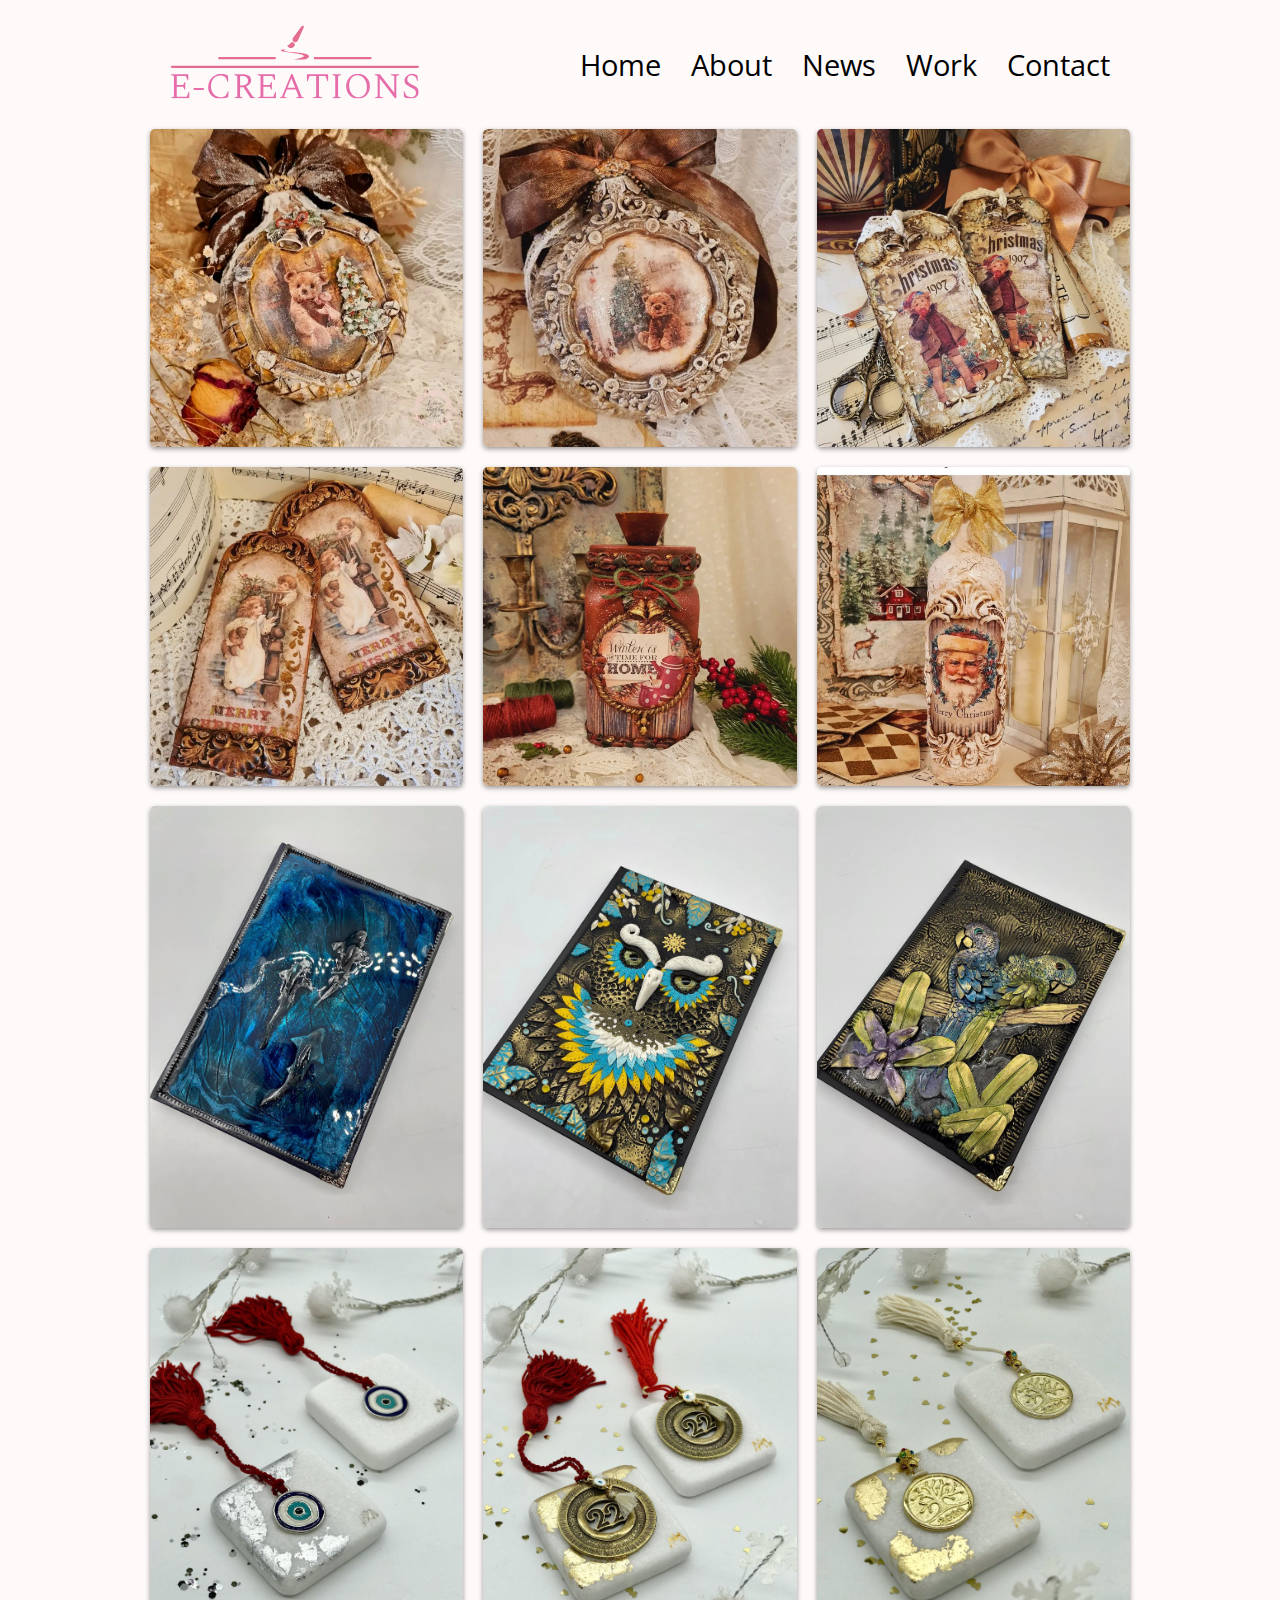
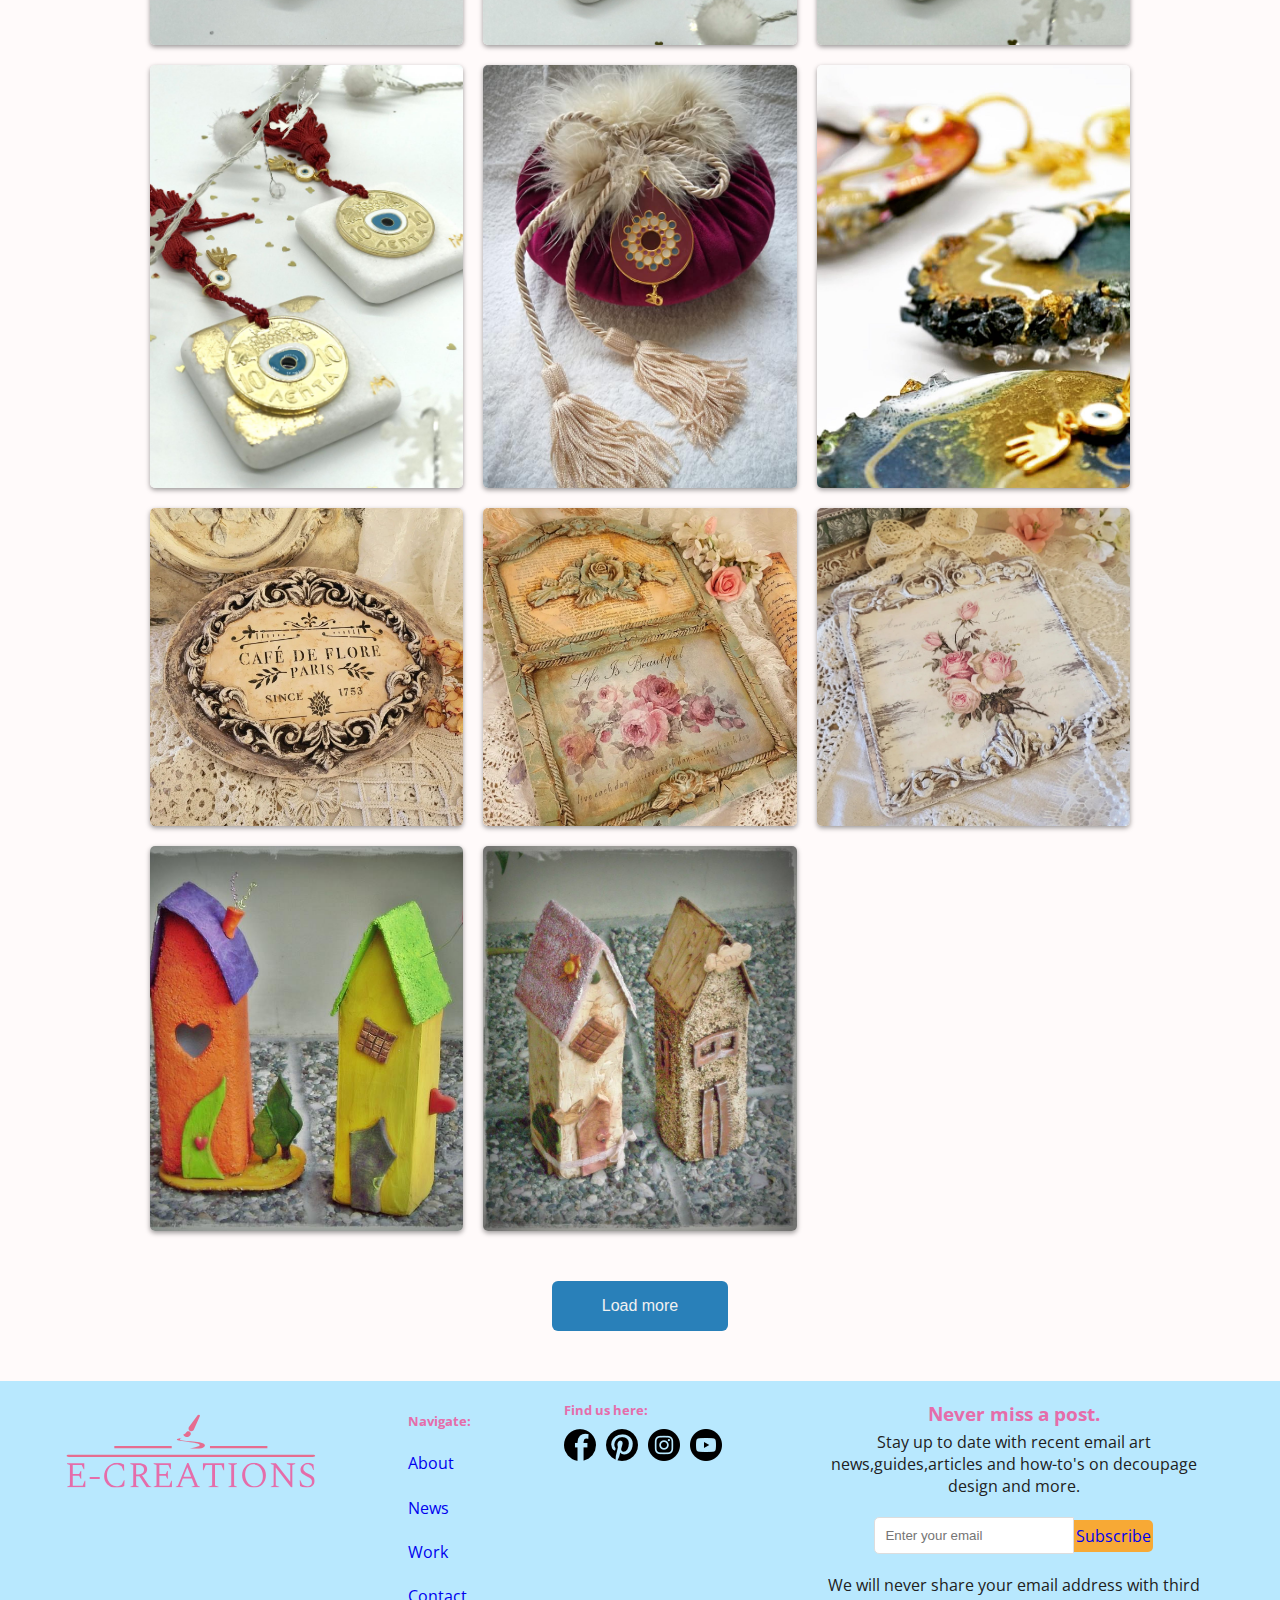
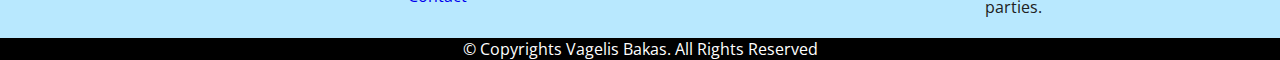
<file: work.html>
<!DOCTYPE html>
<html lang="en">
  <head>
    <meta charset="UTF-8" />
    <meta http-equiv="X-UA-Compatible" content="IE=edge" />
    <meta name="viewport" content="width=device-width, initial-scale=1.0" />
    <link rel="stylesheet" href="lightbox.css" />
    <link rel="stylesheet" href="style.css" />
    <link
      href="https://fonts.googleapis.com/css?family=Open Sans"
      rel="stylesheet"
    />
    <link
      rel="stylesheet"
      href="https://cdnjs.cloudflare.com/ajax/libs/font-awesome/6.0.0-beta2/css/all.min.css"
      integrity="sha512-YWzhKL2whUzgiheMoBFwW8CKV4qpHQAEuvilg9FAn5VJUDwKZZxkJNuGM4XkWuk94WCrrwslk8yWNGmY1EduTA=="
      crossorigin="anonymous"
      referrerpolicy="no-referrer"
    />
    <script defer src="lightbox-plus-jquery.js"></script>
    <script defer src="load-more.js"></script>
    <script defer src="jason.js"></script>
    <link rel="icon" type="image/x-icon" href="./img/logo/fav/fv.png" />
    <title>Home</title>
  </head>
  <body>
    <!-- Navbar -->
    <nav>
      <ul class="nav-bar">
        <li class="logo">
          <a href="index.html"
            ><div class="svg">
              <svg
              id="my-svg"
                width="250"
                height="100"
                viewBox="0 0 1000 292"
                fill="none"
                xmlns="http://www.w3.org/2000/svg"
              >
                <g id="logo-no-background 1" clip-path="url(#clip0_1_2)">
                  <g id="Group">
                    <g id="Frame" clip-path="url(#clip1_1_2)">
                      <g id="tight-bounds">
                        <g id="Frame_2" clip-path="url(#clip2_1_2)">
                          <g id="Group_2">
                            <g id="Frame_3" clip-path="url(#clip3_1_2)">
                              <g id="BottomLine">
                                <path
                                  id="o-0"
                                  d="M987.247 160.984H11.5404C6.04177 160.984 1.58423 162.992 1.58423 165.47C1.58423 167.948 6.04177 169.956 11.5404 169.956H987.247C992.746 169.956 997.204 167.948 997.204 165.47C997.204 162.992 992.746 160.984 987.247 160.984Z"
                                  fill="#E56D90"
                                />
                              </g>
                              <g id="E-Creations">
                                <g id="Frame_4" clip-path="url(#clip4_1_2)">
                                  <g id="Group_4">
                                    <g id="Frame_5" clip-path="url(#clip5_1_2)">
                                      <g id="Group_5">
                                        <g
                                          id="Frame_6"
                                          clip-path="url(#clip6_1_2)"
                                        >
                                          <g id="Group_6">
                                            <g
                                              id="Frame_7"
                                              clip-path="url(#clip7_1_2)"
                                            >
                                              <path
                                                id="text-0"
                                                d="M77.2454 291.471H4.09033V288.545L15.6488 284.156V202.222L4.09033 197.833V194.907H73.1487V219.487H70.6614L62.7607 201.783H27.061V238.214H52.6653L58.5177 226.071H61.005V256.942H58.5177L52.6653 245.091H27.061V284.595H66.8574L74.7581 265.428H77.2454V291.471ZM135.038 258.113H94.8026V249.627H135.038V258.113ZM200.409 292.934C190.772 292.934 182.364 290.886 175.185 286.789C168.026 282.693 162.466 277.084 158.506 269.964C154.565 262.843 152.595 254.796 152.595 245.822C152.595 238.702 153.912 231.972 156.545 225.632C159.179 219.292 162.808 213.703 167.431 208.865C172.074 204.046 177.419 200.271 183.467 197.54C189.514 194.809 195.952 193.443 202.78 193.443C207.539 193.443 211.607 193.756 214.982 194.38C218.357 195.024 221.38 195.882 224.053 196.955C226.745 198.028 229.457 199.198 232.188 200.466L232.773 224.9H229.993L222.356 207.489C218.571 204.856 215.157 202.876 212.114 201.549C209.11 200.242 205.754 199.588 202.048 199.588C194.615 199.588 188.051 201.393 182.355 205.002C176.658 208.611 172.152 213.537 168.836 219.779C165.519 226.022 163.861 233.045 163.861 240.848C163.861 250.212 165.519 258.337 168.836 265.223C172.152 272.09 176.609 277.377 182.208 281.083C187.827 284.79 194.137 286.643 201.141 286.643C206.135 286.643 210.388 285.96 213.899 284.595C217.411 283.229 220.532 281.62 223.263 279.766L231.749 263.087H234.382L232.919 285.765C230.091 287.228 227.184 288.496 224.199 289.569C221.234 290.642 217.869 291.471 214.104 292.056C210.339 292.642 205.774 292.934 200.409 292.934ZM291.414 291.471H257.324V288.545L269.029 284.156V202.222L257.324 197.833V194.907H291.414C301.656 194.907 309.732 197.023 315.643 201.256C321.535 205.509 324.48 211.342 324.48 218.755C324.48 224.412 322.608 229.358 318.862 233.591C315.097 237.844 310.191 240.994 304.143 243.043L332.088 284.741L341.745 288.545V291.471H322.432L293.755 246.554H280.441V284.009L291.414 288.545V291.471ZM289.951 201.783H280.441V239.677H290.829C296.974 239.677 302.075 237.873 306.133 234.264C310.171 230.655 312.19 226.119 312.19 220.657C312.19 214.805 310.191 210.191 306.191 206.816C302.192 203.461 296.779 201.783 289.951 201.783ZM423.679 291.471H350.523V288.545L362.082 284.156V202.222L350.523 197.833V194.907H419.582V219.487H417.095L409.194 201.783H373.494V238.214H399.098L404.951 226.071H407.438V256.942H404.951L399.098 245.091H373.494V284.595H413.291L421.191 265.428H423.679V291.471ZM468.596 291.471H438.748V288.545L447.527 284.887L484.836 194.175H489.957L527.12 284.741L536.337 288.545V291.471H502.247V288.545L514.83 284.741L503.418 256.21H467.279L456.013 284.887L468.596 288.545V291.471ZM485.275 211.001L470.059 249.334H500.638L485.275 211.001ZM610.517 291.471H569.842V288.545L584.473 284.156V201.783H558.723L550.383 223.291H547.75V194.907H632.609V223.291H629.976L621.636 201.783H595.886V284.156L610.517 288.545V291.471ZM683.935 291.471H649.406V288.545L660.964 284.156V202.222L649.406 197.833V194.907H683.935V197.833L672.377 202.222V284.156L683.935 288.545V291.471ZM751.969 292.934C745.141 292.934 738.831 291.686 733.037 289.189C727.223 286.711 722.2 283.249 717.967 278.801C713.714 274.372 710.398 269.135 708.018 263.087C705.618 257.04 704.418 250.407 704.418 243.189C704.418 235.971 705.618 229.338 708.018 223.291C710.398 217.243 713.714 211.996 717.967 207.548C722.2 203.119 727.223 199.657 733.037 197.16C738.831 194.682 745.141 193.443 751.969 193.443C758.797 193.443 765.118 194.682 770.931 197.16C776.725 199.657 781.768 203.119 786.06 207.548C790.351 211.996 793.697 217.243 796.096 223.291C798.476 229.338 799.666 235.971 799.666 243.189C799.666 250.407 798.476 257.04 796.096 263.087C793.697 269.135 790.351 274.372 786.06 278.801C781.768 283.249 776.725 286.711 770.931 289.189C765.118 291.686 758.797 292.934 751.969 292.934ZM755.042 286.789C761.479 286.789 767.137 285.18 772.014 281.961C776.891 278.742 780.695 274.207 783.426 268.354C786.157 262.502 787.523 255.625 787.523 247.724C787.523 237.97 785.816 229.484 782.402 222.267C778.988 215.049 774.403 209.44 768.649 205.441C762.894 201.442 756.505 199.442 749.482 199.442C743.044 199.442 737.338 201.022 732.364 204.183C727.389 207.362 723.517 211.879 720.747 217.731C717.957 223.583 716.562 230.46 716.562 238.361C716.562 248.115 718.269 256.62 721.683 263.877C725.097 271.154 729.711 276.791 735.524 280.791C741.318 284.79 747.824 286.789 755.042 286.789ZM853.07 291.471H818.979V288.545L830.538 284.156V202.368L819.126 197.833V194.907H839.609L896.963 269.378V202.076L883.209 197.833V194.907H916.861V197.833L905.302 202.222V292.203H900.767L839.024 212.464V284.009L853.07 288.545V291.471ZM963.973 292.934C958.12 292.934 953.146 292.369 949.049 291.237C944.952 290.125 940.661 288.447 936.174 286.204L934.711 262.794H937.198L944.806 279.62C948.317 282.351 951.683 284.273 954.901 285.385C958.12 286.516 961.388 287.082 964.704 287.082C970.752 287.082 975.434 285.473 978.75 282.254C982.066 279.035 983.724 274.597 983.724 268.939C983.724 264.55 982.7 261.087 980.652 258.551C978.604 256.015 975.697 253.772 971.932 251.821C968.186 249.87 963.778 247.627 958.706 245.091C954.219 242.847 950.463 240.604 947.44 238.361C944.416 236.117 942.094 233.532 940.475 230.606C938.876 227.68 938.076 224.022 938.076 219.633C938.076 216.414 938.856 213.244 940.417 210.123C941.977 207.002 944.094 204.192 946.767 201.695C949.459 199.218 952.482 197.218 955.838 195.697C959.213 194.194 962.705 193.443 966.314 193.443C970.8 193.443 974.868 193.98 978.516 195.053C982.183 196.126 985.968 197.638 989.87 199.588L991.333 222.413H988.845L982.408 206.319C979.384 203.783 976.624 201.998 974.127 200.964C971.649 199.949 968.801 199.442 965.582 199.442C960.51 199.442 956.511 200.974 953.585 204.036C950.658 207.119 949.195 210.952 949.195 215.536C949.195 218.95 949.898 221.847 951.302 224.227C952.726 226.627 954.901 228.821 957.828 230.811C960.754 232.82 964.46 234.898 968.947 237.044C974.8 239.873 979.628 242.555 983.432 245.091C987.236 247.627 990.065 250.524 991.918 253.782C993.771 257.059 994.698 261.185 994.698 266.16C994.698 270.354 993.771 274.109 991.918 277.425C990.065 280.742 987.626 283.541 984.602 285.824C981.579 288.126 978.262 289.881 974.653 291.091C971.044 292.32 967.484 292.934 963.973 292.934Z"
                                                fill="#E56DAA"
                                              />
                                            </g>
                                          </g>
                                        </g>
                                      </g>
                                    </g>
                                  </g>
                                </g>
                              </g>
                              <g id="Group_7">
                                <g id="Frame_8" clip-path="url(#clip8_1_2)">
                                  <g id="Brush">
                                    <g id="icon-0" clip-path="url(#clip9_1_2)">
                                      <g id="Group_8">
                                        <g id="Group_9">
                                          <path
                                            id="Vector"
                                            d="M494.74 136.164C633.068 108.606 366.081 109.902 465.845 93.3185C461.795 94.4852 454.15 96.3819 455.997 99.8078C461.59 110.184 567.811 102.907 554.724 126.746C549.98 135.387 531.898 139.926 494.74 136.164Z"
                                            fill="#E56D90"
                                          />
                                          <g id="Group_10">
                                            <g id="Group_11">
                                              <path
                                                id="Vector_2"
                                                d="M494.253 68.2879C489.481 65.5339 483.379 67.1679 480.625 71.9394C478.072 76.3596 473.739 79.1071 469.055 79.8017C470.344 83.0536 472.695 85.9123 475.958 87.7977C483.642 92.234 493.468 89.6009 497.904 81.9175C500.658 77.1444 499.024 71.0418 494.253 68.2879ZM527.228 1.93322L492.437 49.2083C488.486 54.5777 490.079 62.1885 495.851 65.521C501.624 68.8535 509.012 66.4283 511.687 60.3225L535.234 6.55486C537.459 1.47235 530.517 -2.53533 527.228 1.93322Z"
                                                fill="#E56D90"
                                              />
                                            </g>
                                          </g>
                                        </g>
                                      </g>
                                    </g>
                                  </g>
                                </g>
                              </g>
                              <g id="UpperLine">
                                <path
                                  id="Vector_3"
                                  d="M805.51 126.02H575.878V134.992H805.51V126.02Z"
                                  fill="#E56D90"
                                />
                                <path
                                  id="Vector_4"
                                  d="M422.91 126.02H193.278V134.992H422.91V126.02Z"
                                  fill="#E56D90"
                                />
                              </g>
                            </g>
                          </g>
                        </g>
                      </g>
                    </g>
                  </g>
                </g>
                <defs>
                  <clipPath id="clip0_1_2">
                    <rect width="1000" height="292" fill="white" />
                  </clipPath>
                  <clipPath id="clip1_1_2">
                    <rect
                      width="1000"
                      height="292"
                      fill="white"
                      transform="translate(-0.606079 0.467163)"
                    />
                  </clipPath>
                  <clipPath id="clip2_1_2">
                    <rect
                      width="995.619"
                      height="292.934"
                      fill="white"
                      transform="translate(1.58423 -1.52588e-05)"
                    />
                  </clipPath>
                  <clipPath id="clip3_1_2">
                    <rect
                      width="995.619"
                      height="292.934"
                      fill="white"
                      transform="translate(1.58423 -1.52588e-05)"
                    />
                  </clipPath>
                  <clipPath id="clip4_1_2">
                    <rect
                      width="990.666"
                      height="99.4909"
                      fill="white"
                      transform="translate(4.06091 193.443)"
                    />
                  </clipPath>
                  <clipPath id="clip5_1_2">
                    <rect
                      width="990.666"
                      height="99.4909"
                      fill="white"
                      transform="translate(4.06091 193.443)"
                    />
                  </clipPath>
                  <clipPath id="clip6_1_2">
                    <rect
                      width="990.666"
                      height="99.4909"
                      fill="white"
                      transform="translate(4.06091 193.443)"
                    />
                  </clipPath>
                  <clipPath id="clip7_1_2">
                    <rect
                      width="990.666"
                      height="99.4909"
                      fill="white"
                      transform="translate(4.06091 193.443)"
                    />
                  </clipPath>
                  <clipPath id="clip8_1_2">
                    <rect
                      width="152.968"
                      height="137.496"
                      fill="white"
                      transform="translate(422.91 -1.52588e-05)"
                    />
                  </clipPath>
                  <clipPath id="clip9_1_2">
                    <rect
                      width="112.892"
                      height="137.496"
                      fill="white"
                      transform="translate(442.948 -1.52588e-05)"
                    />
                  </clipPath>
                </defs>
              </svg></div
          ></a>
        </li>
        <input type="checkbox" id="check" />
        <span class="menu">
          <li><a href="index.html">Home</a></li>
          <li><a href="about.html">About</a></li>
          <li><a href="news.html">News</a></li>
          <li><a href="work.html">Work</a></li>
          <li><a href="contact.html">Contact</a></li>
          <label for="check" class="close-menu"
            ><i class="fas fa-times"></i
          ></label>
        </span>
        <label for="check" class="open-menu"><i class="fas fa-bars"></i></label>
      </ul>
    </nav>
    <!-- My work-items -->
    <section id="work-items">
      <div class="grid">
        <div class="grid-item">
          <a
            href="img/my work/image1.jpg"
            data-lightbox="mywork"
            
          >
            <img src="img/my work/image1.jpg" alt="Christmas balls" />
          </a>
          <div class="overlay">
            <span>Christmas balls</span>
          </div>
        </div>
        <div class="grid-item">
          <a
            href="img/my work/image2.jpg"
            data-lightbox="mywork"
            
          >
            <img src="img/my work/image2.jpg" alt="Christmas balls" />
          </a>
          <div class="overlay">
            <span>Christmas balls</span>
          </div>
        </div>
        <div class="grid-item">
          <a
            href="img/my work/image3.jpg"
            data-lightbox="mywork"
            
          >
            <img src="img/my work/image3.jpg" alt="Christmas cards" />
          </a>
          <div class="overlay">
            <span>Christmas cards</span>
          </div>
        </div>
        <div class="grid-item">
          <a
            href="img/my work/image4.jpg"
            data-lightbox="mywork"
            
          >
            <img src="img/my work/image4.jpg" alt="Christmas cards" />
          </a>
          <div class="overlay">
            <span>Christmas cards</span>
          </div>
        </div>
        <div class="grid-item">
          <a
            href="img/my work/image5.jpg"
            data-lightbox="mywork"
            
          >
            <img src="img/my work/image5.jpg" alt="Christmas Bottle" />
          </a>
          <div class="overlay">
            <span>Christmas Bottle</span>
          </div>
        </div>
        <div class="grid-item">
          <a
            href="img/my work/image6.jpg"
            data-lightbox="mywork"
           
          >
            <img src="img/my work/image6.jpg" alt="Christmas Bottle" />
          </a>
          <div class="overlay">
            <span>Christmas Bottle</span>
          </div>
        </div>
        <div class="grid-item">
          <a
            href="img/my work/image7.jpg"
            data-lightbox="mywork"
            
          >
            <img src="img/my work/image7.jpg" alt="Book cover from clay" />
          </a>
          <div class="overlay">
            <span>Book cover from clay</span>
          </div>
        </div>
        <div class="grid-item">
          <a
            href="img/my work/image8.jpg"
            data-lightbox="mywork"
           
          >
            <img src="img/my work/image8.jpg" alt="Book cover from clay" />
          </a>
          <div class="overlay">
            <span>Book cover from clay</span>
          </div>
        </div>
        <div class="grid-item">
          <a
            href="img/my work/image9.jpg"
            data-lightbox="mywork"
           
          >
            <img src="img/my work/image9.jpg" alt="Book cover from clay" />
          </a>
          <div class="overlay">
            <span>Book cover from clay</span>
          </div>
        </div>
        <div class="grid-item">
          <a
            href="img/my work/image10.jpg"
            data-lightbox="mywork"
            
          >
            <img src="img/my work/image10.jpg" alt="House luck charms" />
          </a>
          <div class="overlay">
            <span>House luck charms</span>
          </div>
        </div>
        <div class="grid-item">
          <a
            href="img/my work/image11.jpg"
            data-lightbox="mywork"
           
          >
            <img src="img/my work/image11.jpg" alt="House luck charms" />
          </a>
          <div class="overlay">
            <span>House luck charms</span>
          </div>
        </div>
        <div class="grid-item">
          <a
            href="img/my work/image12.jpg"
            data-lightbox="mywork"
            
          >
            <img src="img/my work/image12.jpg" alt="House luck charms" />
          </a>
          <div class="overlay">
            <span>House luck charms</span>
          </div>
        </div>
        <div class="grid-item">
          <a
            href="img/my work/image13.jpg"
            data-lightbox="mywork"
            data-tittle="Santa Claus"
          >
            <img src="img/my work/image13.jpg" alt="House luck charms" />
          </a>
          <div class="overlay">
            <span>House luck charms</span>
          </div>
        </div>
        <div class="grid-item">
          <a
            href="img/my work/image14.jpg"
            data-lightbox="mywork"
            
          >
            <img src="img/my work/image14.jpg" alt="House luck charms" />
          </a>
          <div class="overlay">
            <span>House luck charms</span>
          </div>
        </div>
        <div class="grid-item">
          <a
            href="img/my work/image15.jpg"
            data-lightbox="mywork"
            data-tittle="Santa Claus"
          >
            <img src="img/my work/image15.jpg" alt="Resine lucky charm" />
          </a>
          <div class="overlay">
            <span>Resine lucky charm</span>
          </div>
        </div>
        <div class="grid-item">
          <a
            href="img/my work/image16.jpg"
            data-lightbox="mywork"
            
          >
            <img src="img/my work/image16.jpg" alt="Decoupage panel" />
          </a>
          <div class="overlay">
            <span>Decoupage panel</span>
          </div>
        </div>
        <div class="grid-item">
          <a
            href="img/my work/image17.jpg"
            data-lightbox="mywork"
            
          >
            <img src="img/my work/image17.jpg" alt="Decoupage panel" />
          </a>
          <div class="overlay">
            <span>Decoupage panel</span>
          </div>
        </div>
        <div class="grid-item">
          <a
            href="img/my work/image18.jpg"
            data-lightbox="mywork"
            data-tittle="Santa Claus"
          >
            <img src="img/my work/image18.jpg" alt="Decoupage panel" />
          </a>
          <div class="overlay">
            <span>Decoupage panel</span>
          </div>
        </div>
        <div class="grid-item">
          <a
            href="img/my work/image19.jpg"
            data-lightbox="mywork"
            data-tittle="Santa Claus"
          >
            <img src="img/my work/image19.jpg" alt="Clay houses" />
          </a>
          <div class="overlay">
            <span>Clay houses</span>
          </div>
        </div>
        <div class="grid-item">
          <a
            href="img/my work/image20.jpg"
            data-lightbox="mywork"
            data-tittle="Santa Claus"
          >
            <img src="img/my work/image20.jpg" alt="Clay houses" />
          </a>
          <div class="overlay">
            <span>Clay houses</span>
          </div>
        </div>
        <div class="grid-item">
          <a
            href="img/my work/image1.jpg"
            data-lightbox="mywork"
            data-tittle="Santa Claus"
          >
            <img src="img/my work/image1.jpg" alt="" />
          </a>
          <div class="overlay">
            <span>Hello.</span>
          </div>
        </div>
        <div class="grid-item">
          <a
            href="img/my work/image1.jpg"
            data-lightbox="mywork"
            data-tittle="Santa Claus"
          >
            <img src="img/my work/image1.jpg" alt="" />
          </a>
          <div class="overlay">
            <span>Hello.</span>
          </div>
        </div>
        <div class="grid-item">
          <a
            href="img/my work/image1.jpg"
            data-lightbox="mywork"
            data-tittle="Santa Claus"
          >
            <img src="img/my work/image1.jpg" alt="" />
          </a>
          <div class="overlay">
            <span>Hello.</span>
          </div>
        </div>
        <div class="grid-item">
          <a
            href="img/my work/image1.jpg"
            data-lightbox="mywork"
            data-tittle="Santa Claus"
          >
            <img src="img/my work/image1.jpg" alt="" />
          </a>
          <div class="overlay">
            <span>Hello.</span>
          </div>
        </div>
        <div class="grid-item">
          <a
            href="img/my work/image1.jpg"
            data-lightbox="mywork"
            data-tittle="Santa Claus"
          >
            <img src="img/my work/image1.jpg" alt="" />
          </a>
          <div class="overlay">
            <span>Hello.</span>
          </div>
        </div>
        <div class="grid-item">
          <a
            href="img/my work/image1.jpg"
            data-lightbox="mywork"
            data-tittle="Santa Claus"
          >
            <img src="img/my work/image1.jpg" alt="" />
          </a>
          <div class="overlay">
            <span>Hello.</span>
          </div>
        </div>
        <div class="grid-item">
          <a
            href="img/my work/image1.jpg"
            data-lightbox="mywork"
            data-tittle="Santa Claus"
          >
            <img src="img/my work/image1.jpg" alt="" />
          </a>
          <div class="overlay">
            <span>Hello.</span>
          </div>
        </div>
        <div class="grid-item">
          <a
            href="img/my work/image1.jpg"
            data-lightbox="mywork"
            data-tittle="Santa Claus"
          >
            <img src="img/my work/image1.jpg" alt="" />
          </a>
          <div class="overlay">
            <span>Hello.</span>
          </div>
        </div>
        <div class="grid-item">
          <a
            href="img/my work/image1.jpg"
            data-lightbox="mywork"
            data-tittle="Santa Claus"
          >
            <img src="img/my work/image1.jpg" alt="" />
          </a>
          <div class="overlay">
            <span>Hello.</span>
          </div>
        </div>
        <div class="grid-item">
          <a
            href="img/my work/image1.jpg"
            data-lightbox="mywork"
            data-tittle="Santa Claus"
          >
            <img src="img/my work/image1.jpg" alt="" />
          </a>
          <div class="overlay">
            <span>Hello.</span>
          </div>
        </div>
        <div class="grid-item">
          <a
            href="img/my work/image1.jpg"
            data-lightbox="mywork"
            data-tittle="Santa Claus"
          >
            <img src="img/my work/image1.jpg" alt="" />
          </a>
          <div class="overlay">
            <span>Hello.</span>
          </div>
        </div>
        <div class="grid-item">
          <a
            href="img/my work/image1.jpg"
            data-lightbox="mywork"
            data-tittle="Santa Claus"
          >
            <img src="img/my work/image1.jpg" alt="" />
          </a>
          <div class="overlay">
            <span>Hello.</span>
          </div>
        </div>
        <div class="grid-item">
          <a
            href="img/my work/image1.jpg"
            data-lightbox="mywork"
            data-tittle="Santa Claus"
          >
            <img src="img/my work/image1.jpg" alt="" />
          </a>
          <div class="overlay">
            <span>Hello.</span>
          </div>
        </div>
        <div class="grid-item">
          <a
            href="img/my work/image1.jpg"
            data-lightbox="mywork"
            data-tittle="Santa Claus"
          >
            <img src="img/my work/image1.jpg" alt="" />
          </a>
          <div class="overlay">
            <span>Hello.</span>
          </div>
        </div>
        <div class="grid-item">
          <a
            href="img/my work/image1.jpg"
            data-lightbox="mywork"
            data-tittle="Santa Claus"
          >
            <img src="img/my work/image1.jpg" alt="" />
          </a>
          <div class="overlay">
            <span>Hello.</span>
          </div>
        </div>
        <div class="grid-item">
          <a
            href="img/my work/image1.jpg"
            data-lightbox="mywork"
            data-tittle="Santa Claus"
          >
            <img src="img/my work/image1.jpg" alt="" />
          </a>
          <div class="overlay">
            <span>Hello.</span>
          </div>
        </div>
        <div class="grid-item">
          <a
            href="img/my work/image1.jpg"
            data-lightbox="mywork"
            data-tittle="Santa Claus"
          >
            <img src="img/my work/image1.jpg" alt="" />
          </a>
          <div class="overlay">
            <span>Hello.</span>
          </div>
        </div>
        <div class="grid-item">
          <a
            href="img/my work/image1.jpg"
            data-lightbox="mywork"
            data-tittle="Santa Claus"
          >
            <img src="img/my work/image1.jpg" alt="" />
          </a>
          <div class="overlay">
            <span>Hello.</span>
          </div>
        </div>
        <div class="grid-item">
          <a
            href="img/my work/image1.jpg"
            data-lightbox="mywork"
            data-tittle="Santa Claus"
          >
            <img src="img/my work/image1.jpg" alt="" />
          </a>
          <div class="overlay">
            <span>Hello.</span>
          </div>
        </div>
        <div class="grid-item">
          <a
            href="img/my work/image1.jpg"
            data-lightbox="mywork"
            data-tittle="Santa Claus"
          >
            <img src="img/my work/image1.jpg" alt="" />
          </a>
          <div class="overlay">
            <span>Hello.</span>
          </div>
        </div>
        <div class="grid-item">
          <a
            href="img/my work/image1.jpg"
            data-lightbox="mywork"
            data-tittle="Santa Claus"
          >
            <img src="img/my work/image1.jpg" alt="" />
          </a>
          <div class="overlay">
            <span>Hello.</span>
          </div>
        </div>
        <div class="grid-item">
          <a
            href="img/my work/image1.jpg"
            data-lightbox="mywork"
            data-tittle="Santa Claus"
          >
            <img src="img/my work/image1.jpg" alt="" />
          </a>
          <div class="overlay">
            <span>Hello.</span>
          </div>
        </div>
        <div class="grid-item">
          <a
            href="img/my work/image1.jpg"
            data-lightbox="mywork"
            data-tittle="Santa Claus"
          >
            <img src="img/my work/image1.jpg" alt="" />
          </a>
          <div class="overlay">
            <span>Hello.</span>
          </div>
        </div>
        <div class="grid-item">
          <a
            href="img/my work/image1.jpg"
            data-lightbox="mywork"
            data-tittle="Santa Claus"
          >
            <img src="img/my work/image1.jpg" alt="" />
          </a>
          <div class="overlay">
            <span>Hello.</span>
          </div>
        </div>
        <div class="grid-item">
          <a
            href="img/my work/image1.jpg"
            data-lightbox="mywork"
            data-tittle="Santa Claus"
          >
            <img src="img/my work/image1.jpg" alt="" />
          </a>
          <div class="overlay">
            <span>Hello.</span>
          </div>
        </div>
        <div class="grid-item">
          <a
            href="img/my work/image1.jpg"
            data-lightbox="mywork"
            data-tittle="Santa Claus"
          >
            <img src="img/my work/image1.jpg" alt="" />
          </a>
          <div class="overlay">
            <span>Hello.</span>
          </div>
        </div>
        <div class="grid-item">
          <a
            href="img/my work/image1.jpg"
            data-lightbox="mywork"
            data-tittle="Santa Claus"
          >
            <img src="img/my work/image1.jpg" alt="" />
          </a>
          <div class="overlay">
            <span>Hello.</span>
          </div>
        </div>
        <div class="grid-item">
          <a
            href="img/my work/image1.jpg"
            data-lightbox="mywork"
            data-tittle="Santa Claus"
          >
            <img src="img/my work/image1.jpg" alt="" />
          </a>
          <div class="overlay">
            <span>Hello.</span>
          </div>
        </div>
        <div class="grid-item">
          <a
            href="img/my work/image1.jpg"
            data-lightbox="mywork"
            data-tittle="Santa Claus"
          >
            <img src="img/my work/image1.jpg" alt="" />
          </a>
          <div class="overlay">
            <span>Hello.</span>
          </div>
        </div>
        <div class="grid-item">
          <a
            href="img/my work/image1.jpg"
            data-lightbox="mywork"
            data-tittle="Santa Claus"
          >
            <img src="img/my work/image1.jpg" alt="" />
          </a>
          <div class="overlay">
            <span>Hello.</span>
          </div>
        </div>
        <div class="grid-item">
          <a
            href="img/my work/image1.jpg"
            data-lightbox="mywork"
            data-tittle="Santa Claus"
          >
            <img src="img/my work/image1.jpg" alt="" />
          </a>
          <div class="overlay">
            <span>Hello.</span>
          </div>
        </div>
        <div class="grid-item">
          <a
            href="img/my work/image1.jpg"
            data-lightbox="mywork"
            data-tittle="Santa Claus"
          >
            <img src="img/my work/image1.jpg" alt="" />
          </a>
          <div class="overlay">
            <span>Hello.</span>
          </div>
        </div>
        <div class="grid-item">
          <a
            href="img/my work/image1.jpg"
            data-lightbox="mywork"
            data-tittle="Santa Claus"
          >
            <img src="img/my work/image1.jpg" alt="" />
          </a>
          <div class="overlay">
            <span>Hello.</span>
          </div>
        </div>
        <div class="grid-item">
          <a
            href="img/my work/image1.jpg"
            data-lightbox="mywork"
            data-tittle="Santa Claus"
          >
            <img src="img/my work/image1.jpg" alt="" />
          </a>
          <div class="overlay">
            <span>Hello.</span>
          </div>
        </div>
        <div class="grid-item">
          <a
            href="img/my work/image1.jpg"
            data-lightbox="mywork"
            data-tittle="Santa Claus"
          >
            <img src="img/my work/image1.jpg" alt="" />
          </a>
          <div class="overlay">
            <span>Hello.</span>
          </div>
        </div>
        <div class="grid-item">
          <a
            href="img/my work/image1.jpg"
            data-lightbox="mywork"
            data-tittle="Santa Claus"
          >
            <img src="img/my work/image1.jpg" alt="" />
          </a>
          <div class="overlay">
            <span>Hello.</span>
          </div>
        </div>
        <div class="grid-item">
          <a
            href="img/my work/image1.jpg"
            data-lightbox="mywork"
            data-tittle="Santa Claus"
          >
            <img src="img/my work/image1.jpg" alt="" />
          </a>
          <div class="overlay">
            <span>Hello.</span>
          </div>
        </div>
        <div class="grid-item">
          <a
            href="img/my work/image1.jpg"
            data-lightbox="mywork"
            data-tittle="Santa Claus"
          >
            <img src="img/my work/image1.jpg" alt="" />
          </a>
          <div class="overlay">
            <span>Hello.</span>
          </div>
        </div>
        <div class="grid-item">
          <a
            href="img/my work/image1.jpg"
            data-lightbox="mywork"
            data-tittle="Santa Claus"
          >
            <img src="img/my work/image1.jpg" alt="" />
          </a>
          <div class="overlay">
            <span>Hello.</span>
          </div>
        </div>
        <div class="grid-item">
          <a
            href="img/my work/image1.jpg"
            data-lightbox="mywork"
            data-tittle="Santa Claus"
          >
            <img src="img/my work/image1.jpg" alt="" />
          </a>
          <div class="overlay">
            <span>Hello.</span>
          </div>
        </div>
        <div class="grid-item">
          <a
            href="img/my work/image1.jpg"
            data-lightbox="mywork"
            data-tittle="Santa Claus"
          >
            <img src="img/my work/image1.jpg" alt="" />
          </a>
          <div class="overlay">
            <span>Hello.</span>
          </div>
        </div>
        <div class="grid-item">
          <a
            href="img/my work/image1.jpg"
            data-lightbox="mywork"
            data-tittle="Santa Claus"
          >
            <img src="img/my work/image1.jpg" alt="" />
          </a>
          <div class="overlay">
            <span>Hello.</span>
          </div>
        </div>
        <div class="grid-item">
          <a
            href="img/my work/image1.jpg"
            data-lightbox="mywork"
            data-tittle="Santa Claus"
          >
            <img src="img/my work/image1.jpg" alt="" />
          </a>
          <div class="overlay">
            <span>Hello.</span>
          </div>
        </div>
        <div class="grid-item">
          <a
            href="img/my work/image1.jpg"
            data-lightbox="mywork"
            data-tittle="Santa Claus"
          >
            <img src="img/my work/image1.jpg" alt="" />
          </a>
          <div class="overlay">
            <span>Hello.</span>
          </div>
        </div>
        <div class="grid-item">
          <a
            href="img/my work/image1.jpg"
            data-lightbox="mywork"
            data-tittle="Santa Claus"
          >
            <img src="img/my work/image1.jpg" alt="" />
          </a>
          <div class="overlay">
            <span>Hello.</span>
          </div>
        </div>
        <div class="grid-item">
          <a
            href="img/my work/image1.jpg"
            data-lightbox="mywork"
            data-tittle="Santa Claus"
          >
            <img src="img/my work/image1.jpg" alt="" />
          </a>
          <div class="overlay">
            <span>Hello.</span>
          </div>
        </div>
        <div class="grid-item">
          <a
            href="img/my work/image1.jpg"
            data-lightbox="mywork"
            data-tittle="Santa Claus"
          >
            <img src="img/my work/image1.jpg" alt="" />
          </a>
          <div class="overlay">
            <span>Hello.</span>
          </div>
        </div>
        <div class="grid-item">
          <a
            href="img/my work/image1.jpg"
            data-lightbox="mywork"
            data-tittle="Santa Claus"
          >
            <img src="img/my work/image1.jpg" alt="" />
          </a>
          <div class="overlay">
            <span>Hello.</span>
          </div>
        </div>
        <div class="grid-item">
          <a
            href="img/my work/image1.jpg"
            data-lightbox="mywork"
            data-tittle="Santa Claus"
          >
            <img src="img/my work/image1.jpg" alt="" />
          </a>
          <div class="overlay">
            <span>Hello.</span>
          </div>
        </div>
        <div class="grid-item">
          <a
            href="img/my work/image1.jpg"
            data-lightbox="mywork"
            data-tittle="Santa Claus"
          >
            <img src="img/my work/image1.jpg" alt="" />
          </a>
          <div class="overlay">
            <span>Hello.</span>
          </div>
        </div>
        <div class="grid-item">
          <a
            href="img/my work/image1.jpg"
            data-lightbox="mywork"
            data-tittle="Santa Claus"
          >
            <img src="img/my work/image1.jpg" alt="" />
          </a>
          <div class="overlay">
            <span>Hello.</span>
          </div>
        </div>
        <div class="grid-item">
          <a
            href="img/my work/image1.jpg"
            data-lightbox="mywork"
            data-tittle="Santa Claus"
          >
            <img src="img/my work/image1.jpg" alt="" />
          </a>
          <div class="overlay">
            <span>Hello.</span>
          </div>
        </div>
        <div class="grid-item">
          <a
            href="img/my work/image1.jpg"
            data-lightbox="mywork"
            data-tittle="Santa Claus"
          >
            <img src="img/my work/image1.jpg" alt="" />
          </a>
          <div class="overlay">
            <span>Hello.</span>
          </div>
        </div>
        <div class="grid-item">
          <a
            href="img/my work/image1.jpg"
            data-lightbox="mywork"
            data-tittle="Santa Claus"
          >
            <img src="img/my work/image1.jpg" alt="" />
          </a>
          <div class="overlay">
            <span>Hello.</span>
          </div>
        </div>
        <div class="grid-item">
          <a
            href="img/my work/image1.jpg"
            data-lightbox="mywork"
            data-tittle="Santa Claus"
          >
            <img src="img/my work/image1.jpg" alt="" />
          </a>
          <div class="overlay">
            <span>Hello.</span>
          </div>
        </div>
        <div class="grid-item">
          <a
            href="img/my work/image1.jpg"
            data-lightbox="mywork"
            data-tittle="Santa Claus"
          >
            <img src="img/my work/image1.jpg" alt="" />
          </a>
          <div class="overlay">
            <span>Hello.</span>
          </div>
        </div>
        <div class="grid-item">
          <a
            href="img/my work/image1.jpg"
            data-lightbox="mywork"
            data-tittle="Santa Claus"
          >
            <img src="img/my work/image1.jpg" alt="" />
          </a>
          <div class="overlay">
            <span>Hello.</span>
          </div>
        </div>
        <div class="grid-item">
          <a
            href="img/my work/image1.jpg"
            data-lightbox="mywork"
            data-tittle="Santa Claus"
          >
            <img src="img/my work/image1.jpg" alt="" />
          </a>
          <div class="overlay">
            <span>Hello.</span>
          </div>
        </div>
        <div class="grid-item">
          <a
            href="img/my work/image1.jpg"
            data-lightbox="mywork"
            data-tittle="Santa Claus"
          >
            <img src="img/my work/image1.jpg" alt="" />
          </a>
          <div class="overlay">
            <span>Hello.</span>
          </div>
        </div>
        <div class="grid-item">
          <a
            href="img/my work/image1.jpg"
            data-lightbox="mywork"
            data-tittle="Santa Claus"
          >
            <img src="img/my work/image1.jpg" alt="" />
          </a>
          <div class="overlay">
            <span>Hello.</span>
          </div>
        </div>
        <div class="grid-item">
          <a
            href="img/my work/image1.jpg"
            data-lightbox="mywork"
            data-tittle="Santa Claus"
          >
            <img src="img/my work/image1.jpg" alt="" />
          </a>
          <div class="overlay">
            <span>Hello.</span>
          </div>
        </div>
        <div class="grid-item">
          <a
            href="img/my work/image1.jpg"
            data-lightbox="mywork"
            data-tittle="Santa Claus"
          >
            <img src="img/my work/image1.jpg" alt="" />
          </a>
          <div class="overlay">
            <span>Hello.</span>
          </div>
        </div>
        <div class="grid-item">
          <a
            href="img/my work/image1.jpg"
            data-lightbox="mywork"
            data-tittle="Santa Claus"
          >
            <img src="img/my work/image1.jpg" alt="" />
          </a>
          <div class="overlay">
            <span>Hello.</span>
          </div>
        </div>
        <div class="grid-item">
          <a
            href="img/my work/image1.jpg"
            data-lightbox="mywork"
            data-tittle="Santa Claus"
          >
            <img src="img/my work/image1.jpg" alt="" />
          </a>
          <div class="overlay">
            <span>Hello.</span>
          </div>
        </div>
        <div class="grid-item">
          <a
            href="img/my work/image1.jpg"
            data-lightbox="mywork"
            data-tittle="Santa Claus"
          >
            <img src="img/my work/image1.jpg" alt="" />
          </a>
          <div class="overlay">
            <span>Hello.</span>
          </div>
        </div>
        <div class="grid-item">
          <a
            href="img/my work/image1.jpg"
            data-lightbox="mywork"
            data-tittle="Santa Claus"
          >
            <img src="img/my work/image1.jpg" alt="" />
          </a>
          <div class="overlay">
            <span>Hello.</span>
          </div>
        </div>
        <div class="grid-item">
          <a
            href="img/my work/image1.jpg"
            data-lightbox="mywork"
            data-tittle="Santa Claus"
          >
            <img src="img/my work/image1.jpg" alt="" />
          </a>
          <div class="overlay">
            <span>Hello.</span>
          </div>
        </div>
        <div class="grid-item">
          <a
            href="img/my work/image1.jpg"
            data-lightbox="mywork"
            data-tittle="Santa Claus"
          >
            <img src="img/my work/image1.jpg" alt="" />
          </a>
          <div class="overlay">
            <span>Hello.</span>
          </div>
        </div>
        <div class="grid-item">
          <a
            href="img/my work/image1.jpg"
            data-lightbox="mywork"
            data-tittle="Santa Claus"
          >
            <img src="img/my work/image1.jpg" alt="" />
          </a>
          <div class="overlay">
            <span>Hello.</span>
          </div>
        </div>
        <div class="grid-item">
          <a
            href="img/my work/image1.jpg"
            data-lightbox="mywork"
            data-tittle="Santa Claus"
          >
            <img src="img/my work/image1.jpg" alt="" />
          </a>
          <div class="overlay">
            <span>Hello.</span>
          </div>
        </div>
        <div class="grid-item">
          <a
            href="img/my work/image1.jpg"
            data-lightbox="mywork"
            data-tittle="Santa Claus"
          >
            <img src="img/my work/image1.jpg" alt="" />
          </a>
          <div class="overlay">
            <span>Hello.</span>
          </div>
        </div>
        <div class="grid-item">
          <a
            href="img/my work/image1.jpg"
            data-lightbox="mywork"
            data-tittle="Santa Claus"
          >
            <img src="img/my work/image1.jpg" alt="" />
          </a>
          <div class="overlay">
            <span>Hello.</span>
          </div>
        </div>
        <div class="grid-item">
          <a
            href="img/my work/image1.jpg"
            data-lightbox="mywork"
            data-tittle="Santa Claus"
          >
            <img src="img/my work/image1.jpg" alt="" />
          </a>
          <div class="overlay">
            <span>Hello.</span>
          </div>
        </div>
        <div class="grid-item">
          <a
            href="img/my work/image1.jpg"
            data-lightbox="mywork"
            data-tittle="Santa Claus"
          >
            <img src="img/my work/image1.jpg" alt="" />
          </a>
          <div class="overlay">
            <span>Hello.</span>
          </div>
        </div>
        <div class="grid-item">
          <a
            href="img/my work/image1.jpg"
            data-lightbox="mywork"
            data-tittle="Santa Claus"
          >
            <img src="img/my work/image1.jpg" alt="" />
          </a>
          <div class="overlay">
            <span>Hello.</span>
          </div>
        </div>
        <div class="grid-item">
          <a
            href="img/my work/image1.jpg"
            data-lightbox="mywork"
            data-tittle="Santa Claus"
          >
            <img src="img/my work/image1.jpg" alt="" />
          </a>
          <div class="overlay">
            <span>Hello.</span>
          </div>
        </div>
        <div class="grid-item">
          <a
            href="img/my work/image1.jpg"
            data-lightbox="mywork"
            data-tittle="Santa Claus"
          >
            <img src="img/my work/image1.jpg" alt="" />
          </a>
          <div class="overlay">
            <span>Hello.</span>
          </div>
        </div>
        <div class="grid-item">
          <a
            href="img/my work/image1.jpg"
            data-lightbox="mywork"
            data-tittle="Santa Claus"
          >
            <img src="img/my work/image1.jpg" alt="" />
          </a>
          <div class="overlay">
            <span>Hello.</span>
          </div>
        </div>
        <div class="grid-item">
          <a
            href="img/my work/image1.jpg"
            data-lightbox="mywork"
            data-tittle="Santa Claus"
          >
            <img src="img/my work/image1.jpg" alt="" />
          </a>
          <div class="overlay">
            <span>Hello.</span>
          </div>
        </div>
        <div class="grid-item">
          <a
            href="img/my work/image1.jpg"
            data-lightbox="mywork"
            data-tittle="Santa Claus"
          >
            <img src="img/my work/image1.jpg" alt="" />
          </a>
          <div class="overlay">
            <span>Hello.</span>
          </div>
        </div>
      </div>
      <!-- Load more-->
      <button class="load-more">Load more</button>
    </section>
    <!--Footer-->
    <footer id="footer">
      <div class="flogo">
        <a href="index.html">
          <div class="svg">
            <svg
            id="my-svg"
              width="250"
              height="100"
              viewBox="0 0 1000 292"
              fill="none"
              xmlns="http://www.w3.org/2000/svg"
            >
              <g id="logo-no-background 1" clip-path="url(#clip0_1_2)">
                <g id="Group">
                  <g id="Frame" clip-path="url(#clip1_1_2)">
                    <g id="tight-bounds">
                      <g id="Frame_2" clip-path="url(#clip2_1_2)">
                        <g id="Group_2">
                          <g id="Frame_3" clip-path="url(#clip3_1_2)">
                            <g id="BottomLine">
                              <path
                                id="o-0"
                                d="M987.247 160.984H11.5404C6.04177 160.984 1.58423 162.992 1.58423 165.47C1.58423 167.948 6.04177 169.956 11.5404 169.956H987.247C992.746 169.956 997.204 167.948 997.204 165.47C997.204 162.992 992.746 160.984 987.247 160.984Z"
                                fill="#E56D90"
                              />
                            </g>
                            <g id="E-Creations">
                              <g id="Frame_4" clip-path="url(#clip4_1_2)">
                                <g id="Group_4">
                                  <g id="Frame_5" clip-path="url(#clip5_1_2)">
                                    <g id="Group_5">
                                      <g
                                        id="Frame_6"
                                        clip-path="url(#clip6_1_2)"
                                      >
                                        <g id="Group_6">
                                          <g
                                            id="Frame_7"
                                            clip-path="url(#clip7_1_2)"
                                          >
                                            <path
                                              id="text-0"
                                              d="M77.2454 291.471H4.09033V288.545L15.6488 284.156V202.222L4.09033 197.833V194.907H73.1487V219.487H70.6614L62.7607 201.783H27.061V238.214H52.6653L58.5177 226.071H61.005V256.942H58.5177L52.6653 245.091H27.061V284.595H66.8574L74.7581 265.428H77.2454V291.471ZM135.038 258.113H94.8026V249.627H135.038V258.113ZM200.409 292.934C190.772 292.934 182.364 290.886 175.185 286.789C168.026 282.693 162.466 277.084 158.506 269.964C154.565 262.843 152.595 254.796 152.595 245.822C152.595 238.702 153.912 231.972 156.545 225.632C159.179 219.292 162.808 213.703 167.431 208.865C172.074 204.046 177.419 200.271 183.467 197.54C189.514 194.809 195.952 193.443 202.78 193.443C207.539 193.443 211.607 193.756 214.982 194.38C218.357 195.024 221.38 195.882 224.053 196.955C226.745 198.028 229.457 199.198 232.188 200.466L232.773 224.9H229.993L222.356 207.489C218.571 204.856 215.157 202.876 212.114 201.549C209.11 200.242 205.754 199.588 202.048 199.588C194.615 199.588 188.051 201.393 182.355 205.002C176.658 208.611 172.152 213.537 168.836 219.779C165.519 226.022 163.861 233.045 163.861 240.848C163.861 250.212 165.519 258.337 168.836 265.223C172.152 272.09 176.609 277.377 182.208 281.083C187.827 284.79 194.137 286.643 201.141 286.643C206.135 286.643 210.388 285.96 213.899 284.595C217.411 283.229 220.532 281.62 223.263 279.766L231.749 263.087H234.382L232.919 285.765C230.091 287.228 227.184 288.496 224.199 289.569C221.234 290.642 217.869 291.471 214.104 292.056C210.339 292.642 205.774 292.934 200.409 292.934ZM291.414 291.471H257.324V288.545L269.029 284.156V202.222L257.324 197.833V194.907H291.414C301.656 194.907 309.732 197.023 315.643 201.256C321.535 205.509 324.48 211.342 324.48 218.755C324.48 224.412 322.608 229.358 318.862 233.591C315.097 237.844 310.191 240.994 304.143 243.043L332.088 284.741L341.745 288.545V291.471H322.432L293.755 246.554H280.441V284.009L291.414 288.545V291.471ZM289.951 201.783H280.441V239.677H290.829C296.974 239.677 302.075 237.873 306.133 234.264C310.171 230.655 312.19 226.119 312.19 220.657C312.19 214.805 310.191 210.191 306.191 206.816C302.192 203.461 296.779 201.783 289.951 201.783ZM423.679 291.471H350.523V288.545L362.082 284.156V202.222L350.523 197.833V194.907H419.582V219.487H417.095L409.194 201.783H373.494V238.214H399.098L404.951 226.071H407.438V256.942H404.951L399.098 245.091H373.494V284.595H413.291L421.191 265.428H423.679V291.471ZM468.596 291.471H438.748V288.545L447.527 284.887L484.836 194.175H489.957L527.12 284.741L536.337 288.545V291.471H502.247V288.545L514.83 284.741L503.418 256.21H467.279L456.013 284.887L468.596 288.545V291.471ZM485.275 211.001L470.059 249.334H500.638L485.275 211.001ZM610.517 291.471H569.842V288.545L584.473 284.156V201.783H558.723L550.383 223.291H547.75V194.907H632.609V223.291H629.976L621.636 201.783H595.886V284.156L610.517 288.545V291.471ZM683.935 291.471H649.406V288.545L660.964 284.156V202.222L649.406 197.833V194.907H683.935V197.833L672.377 202.222V284.156L683.935 288.545V291.471ZM751.969 292.934C745.141 292.934 738.831 291.686 733.037 289.189C727.223 286.711 722.2 283.249 717.967 278.801C713.714 274.372 710.398 269.135 708.018 263.087C705.618 257.04 704.418 250.407 704.418 243.189C704.418 235.971 705.618 229.338 708.018 223.291C710.398 217.243 713.714 211.996 717.967 207.548C722.2 203.119 727.223 199.657 733.037 197.16C738.831 194.682 745.141 193.443 751.969 193.443C758.797 193.443 765.118 194.682 770.931 197.16C776.725 199.657 781.768 203.119 786.06 207.548C790.351 211.996 793.697 217.243 796.096 223.291C798.476 229.338 799.666 235.971 799.666 243.189C799.666 250.407 798.476 257.04 796.096 263.087C793.697 269.135 790.351 274.372 786.06 278.801C781.768 283.249 776.725 286.711 770.931 289.189C765.118 291.686 758.797 292.934 751.969 292.934ZM755.042 286.789C761.479 286.789 767.137 285.18 772.014 281.961C776.891 278.742 780.695 274.207 783.426 268.354C786.157 262.502 787.523 255.625 787.523 247.724C787.523 237.97 785.816 229.484 782.402 222.267C778.988 215.049 774.403 209.44 768.649 205.441C762.894 201.442 756.505 199.442 749.482 199.442C743.044 199.442 737.338 201.022 732.364 204.183C727.389 207.362 723.517 211.879 720.747 217.731C717.957 223.583 716.562 230.46 716.562 238.361C716.562 248.115 718.269 256.62 721.683 263.877C725.097 271.154 729.711 276.791 735.524 280.791C741.318 284.79 747.824 286.789 755.042 286.789ZM853.07 291.471H818.979V288.545L830.538 284.156V202.368L819.126 197.833V194.907H839.609L896.963 269.378V202.076L883.209 197.833V194.907H916.861V197.833L905.302 202.222V292.203H900.767L839.024 212.464V284.009L853.07 288.545V291.471ZM963.973 292.934C958.12 292.934 953.146 292.369 949.049 291.237C944.952 290.125 940.661 288.447 936.174 286.204L934.711 262.794H937.198L944.806 279.62C948.317 282.351 951.683 284.273 954.901 285.385C958.12 286.516 961.388 287.082 964.704 287.082C970.752 287.082 975.434 285.473 978.75 282.254C982.066 279.035 983.724 274.597 983.724 268.939C983.724 264.55 982.7 261.087 980.652 258.551C978.604 256.015 975.697 253.772 971.932 251.821C968.186 249.87 963.778 247.627 958.706 245.091C954.219 242.847 950.463 240.604 947.44 238.361C944.416 236.117 942.094 233.532 940.475 230.606C938.876 227.68 938.076 224.022 938.076 219.633C938.076 216.414 938.856 213.244 940.417 210.123C941.977 207.002 944.094 204.192 946.767 201.695C949.459 199.218 952.482 197.218 955.838 195.697C959.213 194.194 962.705 193.443 966.314 193.443C970.8 193.443 974.868 193.98 978.516 195.053C982.183 196.126 985.968 197.638 989.87 199.588L991.333 222.413H988.845L982.408 206.319C979.384 203.783 976.624 201.998 974.127 200.964C971.649 199.949 968.801 199.442 965.582 199.442C960.51 199.442 956.511 200.974 953.585 204.036C950.658 207.119 949.195 210.952 949.195 215.536C949.195 218.95 949.898 221.847 951.302 224.227C952.726 226.627 954.901 228.821 957.828 230.811C960.754 232.82 964.46 234.898 968.947 237.044C974.8 239.873 979.628 242.555 983.432 245.091C987.236 247.627 990.065 250.524 991.918 253.782C993.771 257.059 994.698 261.185 994.698 266.16C994.698 270.354 993.771 274.109 991.918 277.425C990.065 280.742 987.626 283.541 984.602 285.824C981.579 288.126 978.262 289.881 974.653 291.091C971.044 292.32 967.484 292.934 963.973 292.934Z"
                                              fill="#E56DAA"
                                            />
                                          </g>
                                        </g>
                                      </g>
                                    </g>
                                  </g>
                                </g>
                              </g>
                            </g>
                            <g id="Group_7">
                              <g id="Frame_8" clip-path="url(#clip8_1_2)">
                                <g id="Brush">
                                  <g id="icon-0" clip-path="url(#clip9_1_2)">
                                    <g id="Group_8">
                                      <g id="Group_9">
                                        <path
                                          id="Vector"
                                          d="M494.74 136.164C633.068 108.606 366.081 109.902 465.845 93.3185C461.795 94.4852 454.15 96.3819 455.997 99.8078C461.59 110.184 567.811 102.907 554.724 126.746C549.98 135.387 531.898 139.926 494.74 136.164Z"
                                          fill="#E56D90"
                                        />
                                        <g id="Group_10">
                                          <g id="Group_11">
                                            <path
                                              id="Vector_2"
                                              d="M494.253 68.2879C489.481 65.5339 483.379 67.1679 480.625 71.9394C478.072 76.3596 473.739 79.1071 469.055 79.8017C470.344 83.0536 472.695 85.9123 475.958 87.7977C483.642 92.234 493.468 89.6009 497.904 81.9175C500.658 77.1444 499.024 71.0418 494.253 68.2879ZM527.228 1.93322L492.437 49.2083C488.486 54.5777 490.079 62.1885 495.851 65.521C501.624 68.8535 509.012 66.4283 511.687 60.3225L535.234 6.55486C537.459 1.47235 530.517 -2.53533 527.228 1.93322Z"
                                              fill="#E56D90"
                                            />
                                          </g>
                                        </g>
                                      </g>
                                    </g>
                                  </g>
                                </g>
                              </g>
                            </g>
                            <g id="UpperLine">
                              <path
                                id="Vector_3"
                                d="M805.51 126.02H575.878V134.992H805.51V126.02Z"
                                fill="#E56D90"
                              />
                              <path
                                id="Vector_4"
                                d="M422.91 126.02H193.278V134.992H422.91V126.02Z"
                                fill="#E56D90"
                              />
                            </g>
                          </g>
                        </g>
                      </g>
                    </g>
                  </g>
                </g>
              </g>
              <defs>
                <clipPath id="clip0_1_2">
                  <rect width="1000" height="292" fill="white" />
                </clipPath>
                <clipPath id="clip1_1_2">
                  <rect
                    width="1000"
                    height="292"
                    fill="white"
                    transform="translate(-0.606079 0.467163)"
                  />
                </clipPath>
                <clipPath id="clip2_1_2">
                  <rect
                    width="995.619"
                    height="292.934"
                    fill="white"
                    transform="translate(1.58423 -1.52588e-05)"
                  />
                </clipPath>
                <clipPath id="clip3_1_2">
                  <rect
                    width="995.619"
                    height="292.934"
                    fill="white"
                    transform="translate(1.58423 -1.52588e-05)"
                  />
                </clipPath>
                <clipPath id="clip4_1_2">
                  <rect
                    width="990.666"
                    height="99.4909"
                    fill="white"
                    transform="translate(4.06091 193.443)"
                  />
                </clipPath>
                <clipPath id="clip5_1_2">
                  <rect
                    width="990.666"
                    height="99.4909"
                    fill="white"
                    transform="translate(4.06091 193.443)"
                  />
                </clipPath>
                <clipPath id="clip6_1_2">
                  <rect
                    width="990.666"
                    height="99.4909"
                    fill="white"
                    transform="translate(4.06091 193.443)"
                  />
                </clipPath>
                <clipPath id="clip7_1_2">
                  <rect
                    width="990.666"
                    height="99.4909"
                    fill="white"
                    transform="translate(4.06091 193.443)"
                  />
                </clipPath>
                <clipPath id="clip8_1_2">
                  <rect
                    width="152.968"
                    height="137.496"
                    fill="white"
                    transform="translate(422.91 -1.52588e-05)"
                  />
                </clipPath>
                <clipPath id="clip9_1_2">
                  <rect
                    width="112.892"
                    height="137.496"
                    fill="white"
                    transform="translate(442.948 -1.52588e-05)"
                  />
                </clipPath>
              </defs>
            </svg>
          </div>
        </a>
        <div class="fsocial2">
          <h5>Find us here:</h5>
          <div class="sicons2">
            <img src="img/social/f 32.png" />
            <img src="img/social/p 32.png" />
            <img src="img/social/ig 32.png" />
            <img src="img/social/y 32.png" />
          </div>
        </div>
      </div>
      <div class="fmenu">
        <h5>Navigate:</h5>
          <a href="about.html">About</a>
          <a href="news.html">News</a>
          <a href="work.html">Work</a>
          <a href="contact.html">Contact</a>
        </ul>
      </div>
      <div class="fsocial">
        <h5>Find us here:</h5>
        <div class="sicons">
          <img src="img/social/f 32.png" />
          <img src="img/social/p 32.png" />
          <img src="img/social/ig 32.png" />
          <img src="img/social/y 32.png" />
        </div>
      </div>
      <div class="newsletter">
        <div class="newsl1">
          <h3>Never miss a post.</h3>
          <p>
            Stay up to date with recent email art news,guides,articles and
            how-to's on decoupage design and more.
          </p>
        </div>
        <div class="newsl2">
          <input type="email" placeholder="Enter your email" />
          <a href="#">Subscribe</a>
        </div>
        <div class="newsl3">
          <p>We will never share your email address with third parties.</p>
        </div>
      </div>
    </footer>
    <div class="copyj">
      <p id="copyj"></p>
    </div>
  </body>
</html>
</file>
<file: style.css>
* {
  margin: 0;
  padding: 0;
  box-sizing: border-box;
}
body {
  color: #212121;
  background-color: #fffafa;
  font-family: Open Sans, Arial, Helvetica, sans-serif;
  overflow-x: hidden;
}
a {
  text-decoration: none;
}

/* NavBar */

#my-svg {
  position: relative;
  animation: move-right 2s forwards;
}
#E-Creations {
  animation: fadeIn 2s forwards;
}
#Brush {
  animation: fadeIn 2.5s forwards;
}
#UpperLine {
  animation: fadeInLines 4s forwards;
}
#BottomLine {
  animation: fadeInLines 4s forwards;
}
@keyframes fadeIn {
  0% {
    opacity: 0;
    transform: rotate(-90deg);
  }
  100% {
    opacity: 1;
    transform: rotate(0);
  }
}
@keyframes fadeInLines {
  0% {
    opacity: 0;
  }
  100% {
    opacity: 1;
  }
}
@keyframes move-right {
  0% {
    left: -100%;
  }
  100% {
    left: 0;
  }
}
.nav-bar {
  margin: 0 150px;
  display: flex;
  justify-content: space-between;
  align-items: center;
  list-style: none;
  position: relative;
  padding: 12px 20px;
}
.menu {
  display: flex;
}
.menu li {
  padding-left: 30px;
}
.menu li a {
  color: black;
  font-size: 1.8rem;
  display: inline-block;
  text-decoration: none;
  text-align: center;
  transition: 0.15s ease-in-out;
  position: relative;
}
.menu li a:hover {
  color: rgb(229 109 170);
}
.menu li a::after {
  content: "";
  position: absolute;
  bottom: 0;
  left: 0;
  width: 0;
  height: 2px;
  background-color: rgb(229 109 170);
  transition: 0.15s ease-in-out;
}
.menu li a:hover:after {
  width: 100%;
}
.open-menu,
.close-menu {
  position: absolute;
  cursor: pointer;
  font-size: 1.5rem;
  display: none;
}
.open-menu {
  top: 50%;
  right: 20px;
  transform: translateY(-50%);
}
.close-menu {
  top: 20px;
  right: 20px;
}
#check {
  display: none;
}

/* Slidshow */

#slideshow {
  width: 100vw;
}
#image-gallery {
  position: relative;
  width: 100%;
  height: 800px;
  display: flex;
  flex-direction: column;
  justify-content: flex-end;
}
#image-gallery img {
  width: 100%;
  max-height: 100%;
  display: none;
}
#image-gallery button:hover {
  color: rgb(229 109 170);
  opacity: 1;
}
#next,
#prev {
  background-color: transparent;
  border: none;
  cursor: pointer;
  font-size: 40px;
  opacity: 0.5;
  margin: 0 150px;
}
#caption {
  position: absolute;
  bottom: 0;
  width: 100%;
  background-color: rgba(166, 228, 0255, 0.8);
  color: rgb(229 109 170);
  text-align: center;
  padding: 10px;
  display: flex;
  justify-content: space-between;
}
.capdes {
  display: flex;
  flex-direction: column;
  justify-content: center;
}
.capdes h1 {
  font-size: 1.5rem;
}
#thumbnail-gallery {
  margin: 0 150px;
  padding-top: 30px;
  display: flex;
  justify-content: space-evenly;
  gap: 20px;
}
#thumbnail-gallery img {
  width: 200px;
  height: 200px;
  object-fit: cover;
  cursor: pointer;
  border: 2px solid transparent;
  opacity: 0.5;
}
#thumbnail-gallery img.active {
  border: 5px solid rgb(229 109 170);
  opacity: 1;
}
#image-gallery button {
  color: black;
}
#buttons {
  display: block;
  position: absolute;
  top: 300px;
  right: 0;
}
#buttons button,
input[type="number"] {
  background-color: #fdfdfd;
  margin: 0 10px;
  padding: 8px 16px;
  cursor: pointer;
  opacity: 1; /* na ginei 0 */
}

/* Promo-Main */

.promoc {
  margin: 0 150px;
  padding-top: 50px;
  display: flex;
  flex-direction: column;
  align-items: center;
  gap: 30px;
}
.promoc h2 {
  color: rgb(229 109 170);
}
.promo img {
  width: 90%;
}
.promom {
  display: flex;
  justify-content: space-between;
  gap: 30px;
}
.promo {
  display: flex;
  flex-direction: column;
  align-items: center;
  gap: 30px;
}

/* Event-Main */

.eventm {
  display: flex;
  margin: 50px 150px;
}
.eventm img {
  /* flex: 1; */
  margin-right: 20px;
  max-width: 100%;
  height: auto;
}
.eventmdes {
  flex: 1;
  display: flex;
  flex-direction: column;
  justify-content: center;
  margin: 20px;
}
.eventm h2 {
  font-size: 24px;
  margin-top: 0;
  text-align: center;
}
.eventm p {
  margin-top: 10px;
  text-align: justify;
  padding-bottom: 15px;
}
.eventmb .button {
  display: inline-block;
  width: 120px;
  background-color: rgba(166, 228, 0255, 0.8);
  color: rgb(229 109 170);
  padding: 8px 16px;
  border-radius: 5px;
  text-decoration: none;
  margin-top: 10px;
  font-size: 16px;
  text-align: center;
  margin-bottom: 20px;
}
.eventmb {
  display: flex;
  justify-content: flex-end;
}

/* About-Main */

.aboutm {
  display: flex;
  margin: 50px 150px;
}
.aboutm img {
  flex: 1;
  margin-right: 20px;
  max-width: 100%;
  height: auto;
}
.aboutm .aboutmdes {
  flex: 1;
  display: flex;
  flex-direction: column;
  justify-content: center;
  margin: 20px;
}
.aboutm h2 {
  font-size: 24px;
  margin-top: 0;
  text-align: center;
}
.aboutm p {
  margin-top: 10px;
  text-align: justify;
  padding-bottom: 15px;
}
.aboutmb .button {
  display: inline-block;
  width: 120px;
  background-color: #ccc;
  color: #fff;
  padding: 8px 16px;
  border-radius: 5px;
  text-decoration: none;
  margin-top: 10px;
  font-size: 16px;
  text-align: center;
  margin-bottom: 20px;
}
.aboutmb {
  display: flex;
  justify-content: flex-end;
}

/* Footer */

#footer {
  background-color: rgba(166, 228, 0255, 0.8);
  display: flex;
  flex-direction: row;
  justify-content: space-around;
  padding: 20px;
}
.flogo {
  display: flex;
  flex-direction: column;
  width: 250px;
}
.fsocial2 {
  display: none;
}
.fmenu {
  display: flex;
  flex-direction: column;
  justify-content: space-around;
}
.fmenu a {
  text-decoration: none;
}
.fsocial {
  display: flex;
  flex-direction: column;
  gap: 10px;
}
.sicons {
  display: flex;
  gap: 10px;
}
.s2 {
  display: flex;
  width: 100%;
  flex-direction: row;
  justify-content: space-between;
  align-items: center;
}
.s2 img {
  width: 24px;
  height: 24px;
}
.newsletter {
  display: flex;
  flex-direction: column;
  align-items: center;
  text-align: center;
  justify-content: space-around;
  gap: 20px;
  width: 400px;
}
.newsl1 {
  display: flex;
  flex-direction: column;
  gap: 5px;
}
.newsl2 {
  display: flex;
  justify-content: center;
  align-items: center;
}
.newsletter a {
  border-radius: 0px 5px 5px 0px;
  text-decoration: none;
  display: grid;
  height: 32px;
  width: 80px;
  background: rgb(247, 169, 53);
  place-items: center;
}
input[type="email"] {
  border-radius: 5px 0px 0px 5px;
  width: 100%;
  max-width: 200px;
  display: block;
  background-color: white;
  border: 1px solid #ddd;
  padding: 10px;
}

/* Copyright - Jason*/

.copyj p {
  text-align: center;
  color: #fff;
  background-color: black;
}

/* About */

.abouth {
  display: flex;
  gap: 40px;
  margin: 0px 150px;
}
.abouth img {
  flex: 1;
  width: 1024px;
  height: 1280px;
}
.abouth .abouthdes {
  flex: 1;
  display: flex;
  flex-direction: column;
  justify-content: center;
  gap: 10px;
}
.abouth h2 {
  font-size: 24px;
  margin-top: 0;
  text-align: center;
}
.abouth p {
  text-align: justify;
}

/* Timeline */

.main-timeline {
  position: relative;
  margin: 50px 150px 50px 150px;
}
.main-timeline:before,
.main-timeline:after {
  content: "";
  display: block;
  width: 100%;
  clear: both;
}
.main-timeline:before {
  content: "";
  width: 3px;
  height: 100%;
  background: #bb1616;
  position: absolute;
  top: 0;
  left: 50%;
}
.main-timeline .timeline {
  width: 50%;
  float: left;
  position: relative;
  z-index: 1;
}
.main-timeline .timeline:before,
.main-timeline .timeline:after {
  content: "";
  display: block;
  width: 100%;
  clear: both;
}
.main-timeline .timeline:last-child:before {
  top: auto;
  bottom: 0;
}
.main-timeline .timeline:last-child:nth-child(even):before {
  right: auto;
  left: -12px;
  bottom: -2px;
}
.main-timeline .timeline-content {
  text-align: center;
  margin-top: 8px;
  position: relative;
  transition: all 0.3s ease 0s;
}
.main-timeline .timeline-content:before {
  content: "";
  width: 100%;
  height: 5px;
  background: rgb(221, 85, 17);
  position: absolute;
  top: 88px;
  left: 0;
  z-index: -1;
}
.main-timeline .circle {
  width: 180px;
  height: 180px;
  border-radius: 50%;
  background: #fff;
  border: 8px solid rgb(21, 201, 126);
  float: left;
  margin-right: 25px;
  position: relative;
}
.main-timeline .circle:before {
  content: "";
  width: 26px;
  height: 30px;
  background: rgb(198, 40, 230);
  margin: auto;
  position: absolute;
  top: 0;
  right: -33px;
  bottom: 0;
  z-index: -1;
  box-shadow: inset 7px 0 9px -7px #444;
}
.main-timeline .circle span {
  display: block;
  width: 100%;
  height: 100%;
  border-radius: 50%;
  line-height: 268px;
  font-size: 80px;
  color: #e71b81;
}
.main-timeline .circle span:before,
.main-timeline .circle span:after {
  content: "";
  width: 28px;
  height: 50px;
  background: #fff;
  border-radius: 0 0 0 21px;
  margin: auto;
  position: absolute;
  top: -54px;
  right: -33px;
  bottom: 0;
  z-index: -1;
}
.main-timeline .circle span:after {
  border-radius: 21px 0 0 0;
  top: 0;
  bottom: -56px;
}
.main-timeline .circle .img {
  vertical-align: initial;
  border-radius: 50%;
}
.main-timeline .content {
  display: table;
  padding-right: 40px;
  position: relative;
}
.main-timeline .year {
  display: block;
  padding: 10px;
  margin: 10px 0 50px 0;
  background: rgba(211, 207, 205, 1);
  border-radius: 7px;
  font-size: 25px;
  color: #fff;
}
.main-timeline .title {
  font-size: 25px;
  font-weight: bold;
  color: rgba(211, 207, 205, 1);
  margin-top: 0;
}
.main-timeline .description {
  font-size: 14px;
  color: #333;
  text-align: justify;
}
.main-timeline .icon {
  width: 25px;
  height: 25px;
  border-radius: 50%;
  background: #fff;
  border: 4px solid rgba(211, 207, 205, 1);
  position: absolute;
  top: 78px;
  right: -14px;
}
.main-timeline .icon:before {
  content: "";
  width: 15px;
  height: 25px;
  background: rgba(211, 207, 205, 1);
  margin: auto;
  position: absolute;
  top: -1px;
  left: -15px;
  bottom: 0;
  z-index: -1;
}
.main-timeline .icon span:before,
.main-timeline .icon span:after {
  content: "";
  width: 21px;
  height: 25px;
  background: #fff;
  border-radius: 0 0 21px 0;
  margin: auto;
  position: absolute;
  top: -30px;
  left: -15px;
  bottom: 0;
  z-index: -1;
}
.main-timeline .icon span:after {
  border-radius: 0 21px 0 0;
  top: 0;
  left: -15px;
  bottom: -30px;
}
.main-timeline .timeline:nth-child(2n) .timeline-content,
.main-timeline .timeline:nth-child(2n) .circle {
  float: right;
}
.main-timeline .timeline:nth-child(2n) .circle {
  margin: 0 0 0 25px;
}
.main-timeline .timeline:nth-child(2n) .circle:before {
  right: auto;
  left: -33px;
  box-shadow: -7px 0 9px -7px #444 inset;
}
.main-timeline .timeline:nth-child(2n) .circle span:before,
.main-timeline .timeline:nth-child(2n) .circle span:after {
  right: auto;
  left: -33px;
  border-radius: 0 0 21px 0;
}
.main-timeline .timeline:nth-child(2n) .circle span:after {
  border-radius: 0 21px 0 0;
}
.main-timeline .timeline:nth-child(2n) .content {
  padding: 0 0 0 40px;
  margin-left: 2px;
}
.main-timeline .timeline:nth-child(2n) .icon {
  right: auto;
  left: -14px;
}
.main-timeline .timeline:nth-child(2n) .icon:before,
.main-timeline .timeline:nth-child(2n) .icon span:before,
.main-timeline .timeline:nth-child(2n) .icon span:after {
  left: auto;
  right: -15px;
}
.main-timeline .timeline:nth-child(2n) .icon span:before {
  border-radius: 0 0 0 21px;
}
.main-timeline .timeline:nth-child(2n) .icon span:after {
  border-radius: 21px 0 0 0;
}
.main-timeline .timeline:nth-child(2) {
  margin-top: 180px;
}
.main-timeline .timeline:nth-child(odd) {
  margin: -175px 0 0 0;
}
.main-timeline .timeline:nth-child(even) {
  margin-bottom: 180px;
}
.main-timeline .timeline:first-child,
.main-timeline .timeline:last-child:nth-child(even) {
  margin: 0;
}

/* News */

/* Event-Header */

.eventnh {
  display: flex;
  flex-direction: column;
  align-items: center;
  gap: 30px;
}
.eventndes {
  display: flex;
  flex-direction: column;
  align-items: center;
  gap: 10px;
  width: 600px;
}
.eventnimgp {
  display: none;
}

/* Event-Days */

.eventd {
  width: 50%;
  display: flex;
  flex-direction: column;
  justify-content: center;
  align-items: center;
  gap: 20px;
}
.eventdes {
  margin: 0 150px;
  display: flex;
  flex-direction: row;
  justify-content: space-between;
  gap: 50px;
}
.fday {
  display: flex;
  flex-direction: column;
  align-items: center;
  gap: 20px;
}
.tides {
  display: flex;
  flex-direction: row;
}
.des {
  display: flex;
  flex-direction: column;
}
.time {
  display: flex;
  flex-direction: column;
  padding-right: 30px;
}

/* Articles */
.news-row {
  margin: 0 150px;
  display: flex;
  justify-content: space-between;
  padding-bottom: 40px;
  padding-top: 80px;
}
.news-item {
  display: flex;
  flex-direction: column;
  align-items: center;
  gap: 20px;
  width: 412px;
}
.hiddenl {
  opacity: 0;
  filter: blur(10px);
  transform: translateX(-20%);
  transition: all 1s;
}
.hiddenr {
  opacity: 0;
  filter: blur(10px);
  transform: translateX(20%);
  transition: all 1s;
}
.show {
  opacity: 1;
  filter: blur(0);
  transform: translateX(0);
}
.hiddenl:nth-child(2) {
  transition-delay: 0.5s;
}
.hiddenl:nth-child(3) {
  transition-delay: 1s;
}
.hiddenr:nth-child(2) {
  transition-delay: 0.5s;
}
.hiddenr:nth-child(1) {
  transition-delay: 1s;
}
@media (prefers-reduced-motion) {
  .hiddenl {
    transition: none;
  }
  .hiddenr {
    transition: none;
  }
}
.news-item a {
  display: inline-block;
  border-radius: 5px;
  color: #ccc;
  background-color: #47469b;
  font-size: 14px;
  padding-top: 14px;
  padding-bottom: 14px;
  padding-left: 20px;
  padding-right: 20px;
}

/* Work */

#work-items {
  padding-bottom: 50px;
}
.grid {
  margin: 0 150px;
  display: grid;
  grid-template-columns: repeat(auto-fit, minmax(300px, 1fr));
  gap: 20px;
  padding-bottom: 50px;
}
.grid img {
  top: 0;
  left: 0;
  width: 100%;
  height: 100%;
  object-fit: cover;
  cursor: pointer;
  transition: transform 0.8s ease;
}
.grid-item {
  position: relative;
  overflow: hidden;
  border-radius: 5px;
  box-shadow: 0 2px 5px rgba(0, 0, 0, 0.4);
  display: none;
}
.grid-item:nth-child(-n + 20) {
  display: block;
}
.grid-item:hover .overlay {
  opacity: 1;
  transform: scale(1);
}
.overlay {
  position: absolute;
  background-color: rgba(255, 255, 255, 0.7);
  width: 100%;
  height: 30%;
  bottom: 0;
  transform: scale(1.3);
  opacity: 0;
  transition: transform 1s ease 0s;
}
.overlay span {
  position: absolute;
  top: 50%;
  left: 50%;
  transform: translate(-50%, -50%);
  font-weight: bold;
  font-size: 2em;
  color: #000000;
  font-family: Sans-serif;
}
.grid-item:hover img {
  transform: scale(1.1);
}
.load-more {
  display: block;
  margin: 0 auto;
  height: 50px;
  padding: 0 50px;
  border: 0;
  border-radius: 6px;
  background-color: #2980b9;
  color: #f1f1f1;
  font-size: 16px;
  cursor: pointer;
  transition: 0.3s linear;
}
.load-more:hover {
  opacity: 0.8;
}

/* Contact */

.ch {
  padding-bottom: 90px;
  gap: 30px;
  display: flex;
  flex-direction: column;
  align-items: center;
}
.ch h2 {
  font-size: 40px;
}
.ch p {
  font-size: 30px;
}

/* Contact info */
#conm {
  width: 100%;
  display: flex;
  justify-content: center;
  gap: 100px;
}
.cinfo {
  height: 700px;
  width: 500px;
  display: flex;
  flex-direction: column;
  justify-content: space-between;
  border: 1px solid #ccc;
  box-shadow: 0 0 15px rgba(0, 0, 0, 0.1);
  border-radius: 15px;
  background-color: #fff;
  gap: 15px;
}
.cdetails {
  display: flex;
  justify-content: center;
  align-items: center;
  gap: 30px;
}
.cadr {
  text-align: center;
}
.social {
  display: flex;
  justify-content: center;
}
.social a {
  padding: 10px;
}

/* Contact Form */

.cform {
  max-width: 600px;
  background: #fff;
  padding-bottom: 100px;
  border-radius: 8px;
}
h2 {
  text-align: center;
  color: rgb(229 109 170);
}
form {
  width: 500px;
  padding: 15px 40px 0px;
  border: 1px solid #ccc;
  border-radius: 15px;
  background-color: #fff;
  box-shadow: 0 0 15px rgba(0, 0, 0, 0.1);
}
label {
  display: block;
  margin-bottom: 5px;
}
label i {
  font-size: 80%;
}
input {
  border: 1px solid #ccc;
  padding: 10px;
  display: block;
  width: 100%;
  box-sizing: border-box;
  border-radius: 2px;
  background-color: #a9bae64a;
}
.box {
  padding-bottom: 20px;
}
.form-inline {
  border: 1px solid #ccc;
  padding: 8px 10px 4px;
  border-radius: 2px;
}
.form-inline label,
.form-inline input {
  display: inline-block;
  width: auto;
  padding-right: 15px;
}
.error {
  color: red;
  font-size: 90%;
}
input[type="text"] {
  outline: none;
}
textarea {
  font-size: 18px;
  resize: none;
}
.sub {
  display: flex;
  justify-content: center;
}
input[type="submit"] {
  width: 100%; /* to evala gt to submit sto newsletter einai  70% */
  font-size: 1.2rem;
  background: #7371e7;
  color: #fff;
  padding: 16px 32px;
  cursor: pointer;
}
input[type="submit"]:hover {
  background: rgb(88, 56, 250);
}
.input-1 {
  background-image: url(img/contact/check.png);
  background-repeat: no-repeat;
  background-position: right 10px center;
  border: 1px solid #01cc40;
}
.input-2 {
  background-image: url(img/contact/cancel.png);
  background-repeat: no-repeat;
  background-position: right 10px center;
  border: 1px solid red;
}

@media screen and (max-width: 720px) {
  /* Navbar */
  .nav-bar {
    margin: 0 50px;
    display: flex;
    flex-direction: column;
    gap: 20px;
  }
  /* Slideshow */
  #image-gallery {
    height: 405px;
  }
  #image-gallery button {
    margin: 0 50px;
  }
  #buttons {
    display: none;
  }
  #caption {
    height: 80px;
  }
  .capdes h1 {
    font-size: 1.3rem;
  }
  .capdes p {
    font-size: 0.8rem;
  }
  #thumbnail-gallery {
    margin: 0 50px;
  }
  #thumbnail-gallery img {
    width: 100px;
    height: 100px;
  }
  /* Promo-Main */
  .promoc {
    margin: 0 50px;
  }
  /* Event-Main */
  .eventm {
    flex-direction: column;
    margin: 0 50px;
  }
  /* About-Main */
  .aboutm {
    flex-direction: column;
    margin: 0 50px;
  }
  .aboutm img {
    margin-right: 0;
    margin-bottom: 10px;
  }
  .aboutm .aboutmdes {
    margin-top: 0;
  }
  .aboutm .button {
    width: 100%;
    max-width: 120px;
  }
  /* Footer */
  #footer {
    height: 200px;
    padding: 10px;
  }
  .flogo {
    height: 200px;
    justify-content: flex-start;
    gap: 10px;
  }
  .fsocial {
    display: none;
  }
  .fsocial2 {
    display: flex;
    flex-direction: column;
    gap: 5px;
  }
  .sicons2 {
    display: flex;
    gap: 5px;
  }
  .fmenu {
    height: 100%;
  }
  .newsletter {
    justify-content: space-around;
    width: 200px;
  }
  .newsletter p {
    font-size: 0.7rem;
  }
  .newsletter a {
    border-radius: 0px 5px 5px 0px;
    text-decoration: none;
    display: grid;
    height: 27px;
    width: 60px;
    background: rgb(247, 169, 53);
    place-items: center;
    font-size: 0.8rem;
  }
  input[type="email"] {
    border-radius: 5px 0px 0px 5px;
    width: 100%;
    max-width: 200px;
    display: block;
    background-color: white;
    border: 1px solid #ddd;
    padding: 5px;
    font-size: 0.8rem;
  }
  /* About */
  .abouth {
    flex-direction: column;
    align-items: center;
    margin: 0 80px;
  }
  .abouth img {
    width: 560px;
    height: 420px;
  }
  /* Timeline */

  .main-timeline {
    margin: 0 80px;
  }
  .main-timeline:before {
    left: 100%;
  }
  .main-timeline .timeline {
    width: 100%;
    float: none;
    margin-bottom: 20px !important;
  }
  .main-timeline .timeline:first-child:before,
  .main-timeline .timeline:last-child:before {
    left: auto !important;
    right: -13px !important;
  }
  .main-timeline .timeline:nth-child(2n) .circle {
    float: left;
    margin: 0 25px 0 0;
  }
  .main-timeline .timeline:nth-child(2n) .circle:before {
    right: -33px;
    left: auto;
    box-shadow: 7px 0 9px -7px #444 inset;
  }
  .main-timeline .timeline:nth-child(2n) .circle span:before,
  .main-timeline .timeline:nth-child(2n) .circle span:after {
    right: -33px;
    left: auto;
    border-radius: 0 0 0 21px;
  }
  .main-timeline .timeline:nth-child(2n) .circle span:after {
    border-radius: 21px 0 0 0;
  }
  .main-timeline .timeline:nth-child(2n) .content {
    padding: 0 40px 0 0;
    margin-left: 0;
  }
  .main-timeline .timeline:nth-child(2n) .icon {
    right: -14px;
    left: auto;
  }
  .main-timeline .timeline:nth-child(2n) .icon:before,
  .main-timeline .timeline:nth-child(2n) .icon span:before,
  .main-timeline .timeline:nth-child(2n) .icon span:after {
    left: -15px;
    right: auto;
  }
  .main-timeline .timeline:nth-child(2n) .icon span:before {
    border-radius: 0 0 21px 0;
  }
  .main-timeline .timeline:nth-child(2n) .icon span:after {
    border-radius: 0 21px 0 0;
  }
  .main-timeline .timeline:nth-child(2),
  .main-timeline .timeline:nth-child(odd),
  .main-timeline .timeline:nth-child(even) {
    margin: 0;
  }
  /* News */

  /* Event-Header */

  .eventnimgp {
    display: block;
  }
  .eventnimgl {
    display: none;
  }
  .eventdes {
    margin: 0 50px;
    flex-direction: column;
  }
  /*Articles */

  .news-row {
    margin: 0 50px;
    flex-direction: column;
    align-items: center;
    gap: 30px;
  }
  /* My Work-items*/
  .grid {
    margin: 0 50px;
    display: grid;
    grid-template-columns: repeat(auto-fit, minmax(300px, 1fr));
    gap: 20px;
  }
  .overlay span {
    font-size: 3em;
  }
  .load-more {
    padding: 0 30px;
  }

  /* Contact */
  .ch {
    padding-top: 20px;
  }
  .ch h2 {
    font-size: 25px;
  }
  .ch p {
    font-size: 20px;
  }
  #conm {
    flex-direction: column;
    align-items: center;
  }
}

@media screen and (max-width: 500px) {
  /* Navbar */

  .nav-bar {
    margin: 0 25px;
  }
  .menu {
    flex-direction: column;
    align-items: center;
    justify-content: center;
    width: 80%;
    height: 100vh;
    position: fixed;
    top: 0;
    right: -100%;
    z-index: 100;
    background-color: rgba(255, 30, 30, 0.13);
    transition: all 0.2s ease-in-out;
  }
  .menu li {
    margin-top: 40px;
  }
  .menu li a {
    padding: 10px;
  }
  .open-menu,
  .close-menu {
    display: block;
  }
  .close-menu {
    top: 25px;
    right: 50px;
  }
  #check:checked ~ .menu {
    right: 0;
  }
  #check:checked ~ .open-menu {
    display: none;
  }

  /*Slideshow */

  #image-gallery {
    height: 290px;
  }
  #image-gallery button {
    margin: 0 25px;
  }
  #buttons {
    display: none;
  }
  #caption {
    padding: 5px;
    height: 40px;
  }
  #next,
  #prev {
    font-size: 20px;
  }
  .capdes {
    justify-content: space-around;
  }
  .capdes h1 {
    font-size: 0.8rem;
  }
  .capdes p {
    font-size: 0.6rem;
  }
  #thumbnail-gallery {
    padding-top: 10px;
    margin: 0 25px;
  }
  #thumbnail-gallery img {
    width: 70px;
    height: 70px;
  }

  /* Promo-Main */

  .promoc {
    margin: 0 25px;
  }

  /* Event-Main */

  .eventm {
    margin: 0 25px;
  }

  /* About-Main */

  .aboutm {
    margin: 0 25px;
  }

  /* Footer */

  #footer {
    padding: 5px;
  }
  .flogo {
    width: 150px;
    justify-content: space-around;
  }
  .svg svg {
    width: 150px;
    height: 50px;
  }
  .fmenu {
    justify-content: space-evenly;
  }
  .newsletter {
    justify-content: center;
  }
  .newsletter p {
    font-size: 0.6rem;
  }
  /* About */

  .abouth {
    flex-direction: column;
    gap: 20px;
    margin: 0 25px;
    padding-bottom: 0px;
  }
  .abouth img {
    width: 100%;
  }
  /* Timeline */

  .main-timeline {
    margin: 0 80px;
  }
  .main-timeline:before {
    display: none;
  }
  .main-timeline .timeline:first-child:before,
  .main-timeline .timeline:last-child:before {
    left: -12px !important;
    right: auto !important;
  }
  .main-timeline .circle,
  .main-timeline .timeline:nth-child(2n) .circle {
    width: 180px;
    height: 180px;
    float: none;
    margin: 0 auto;
  }
  .main-timeline .timeline-content:before {
    display: none;
  }
  .main-timeline .circle span {
    line-height: 115px;
    font-size: 60px;
  }
  .main-timeline .circle:before,
  .main-timeline .circle span:before,
  .main-timeline .circle span:after,
  .main-timeline .icon {
    display: none;
  }
  .main-timeline .content,
  .main-timeline .timeline:nth-child(2n) .content {
    padding: 0 10px;
  }
  .main-timeline .year {
    margin-bottom: 15px;
  }
  .main-timeline .description {
    text-align: center;
  }
  /* News */

  /*Event-Header */
  #eventn {
    margin: 0 25px;
  }
  .eventnimgp img {
    width: 450px;
    height: 600px;
  }
  .eventndes {
    width: 400px;
  }
  /* Contact */

  .cinfo {
    width: 400px;
  }

  form {
    width: 400px;
  }

  textarea {
    height: 12em;
    width: 18em;
  }
}

h1,
h2,
h3,
h4,
h5,
h6 {
  color: rgb(229 109 170);
}
</file>
